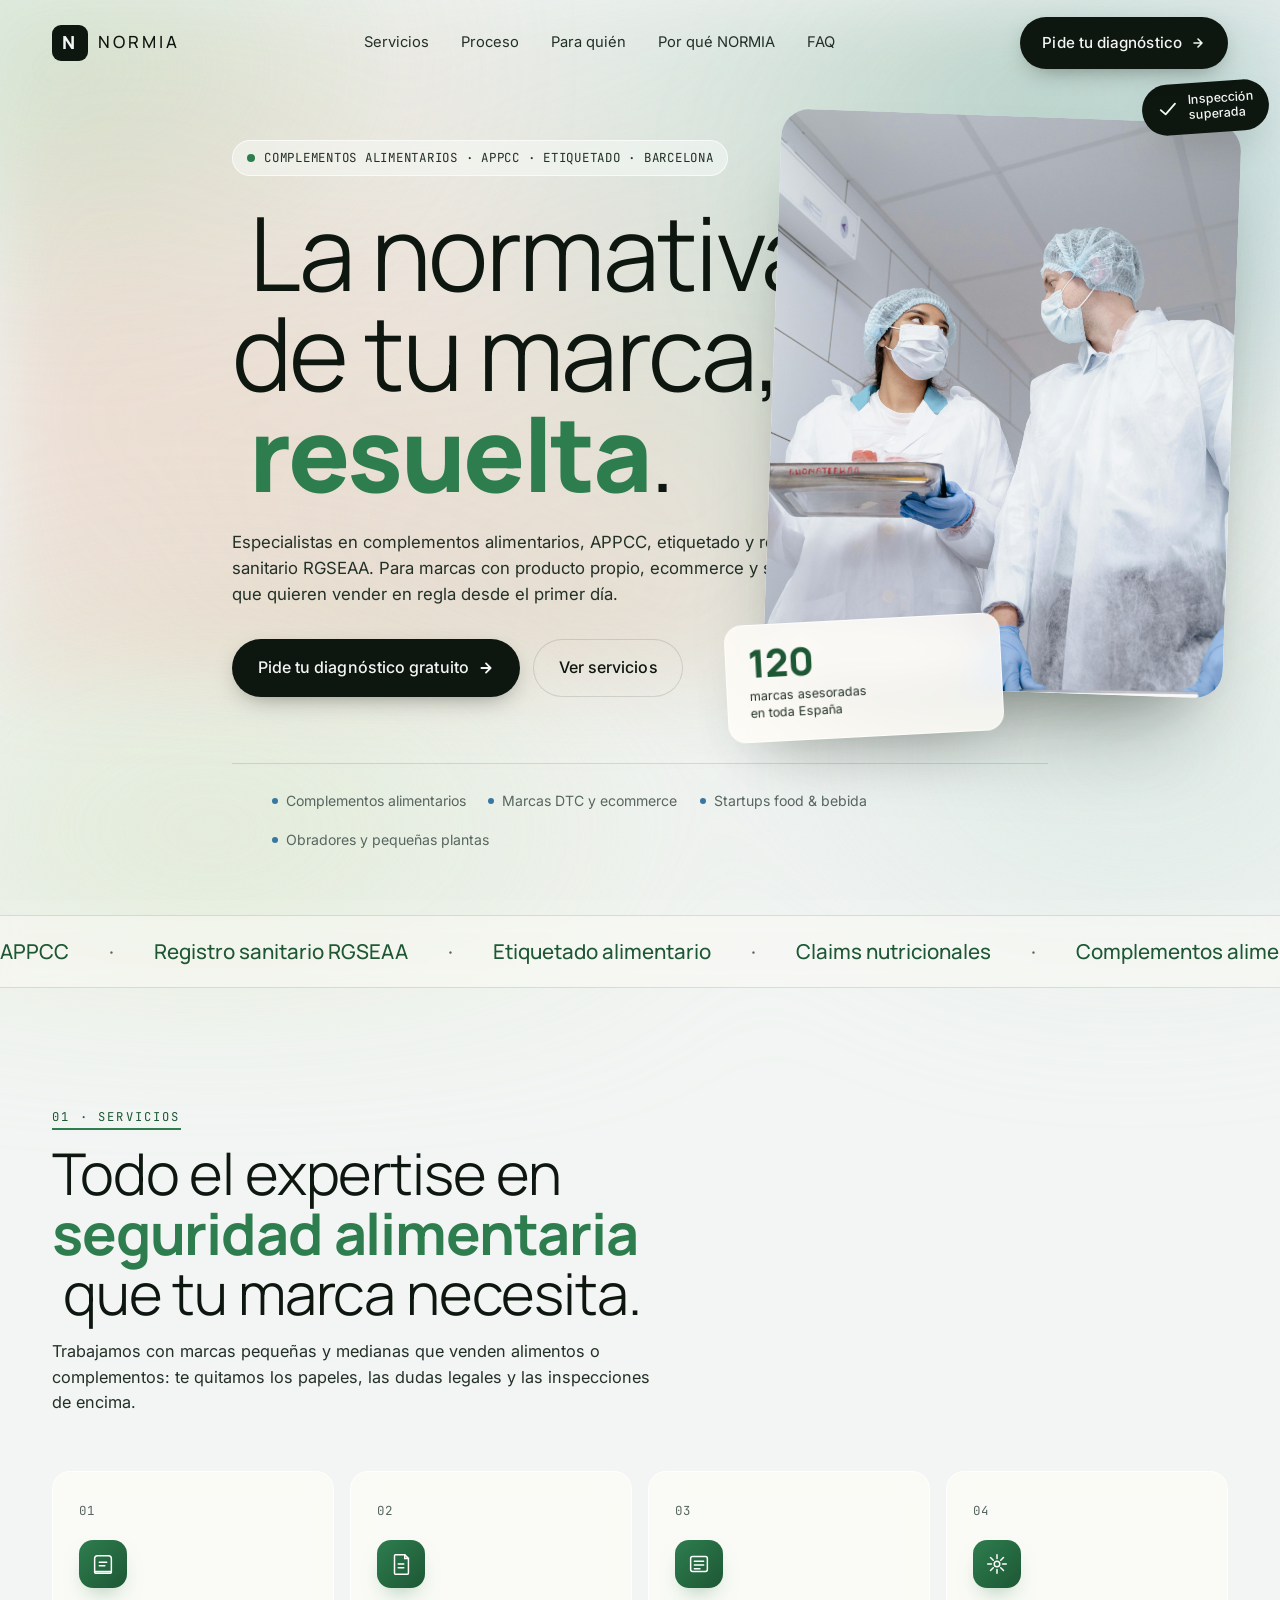
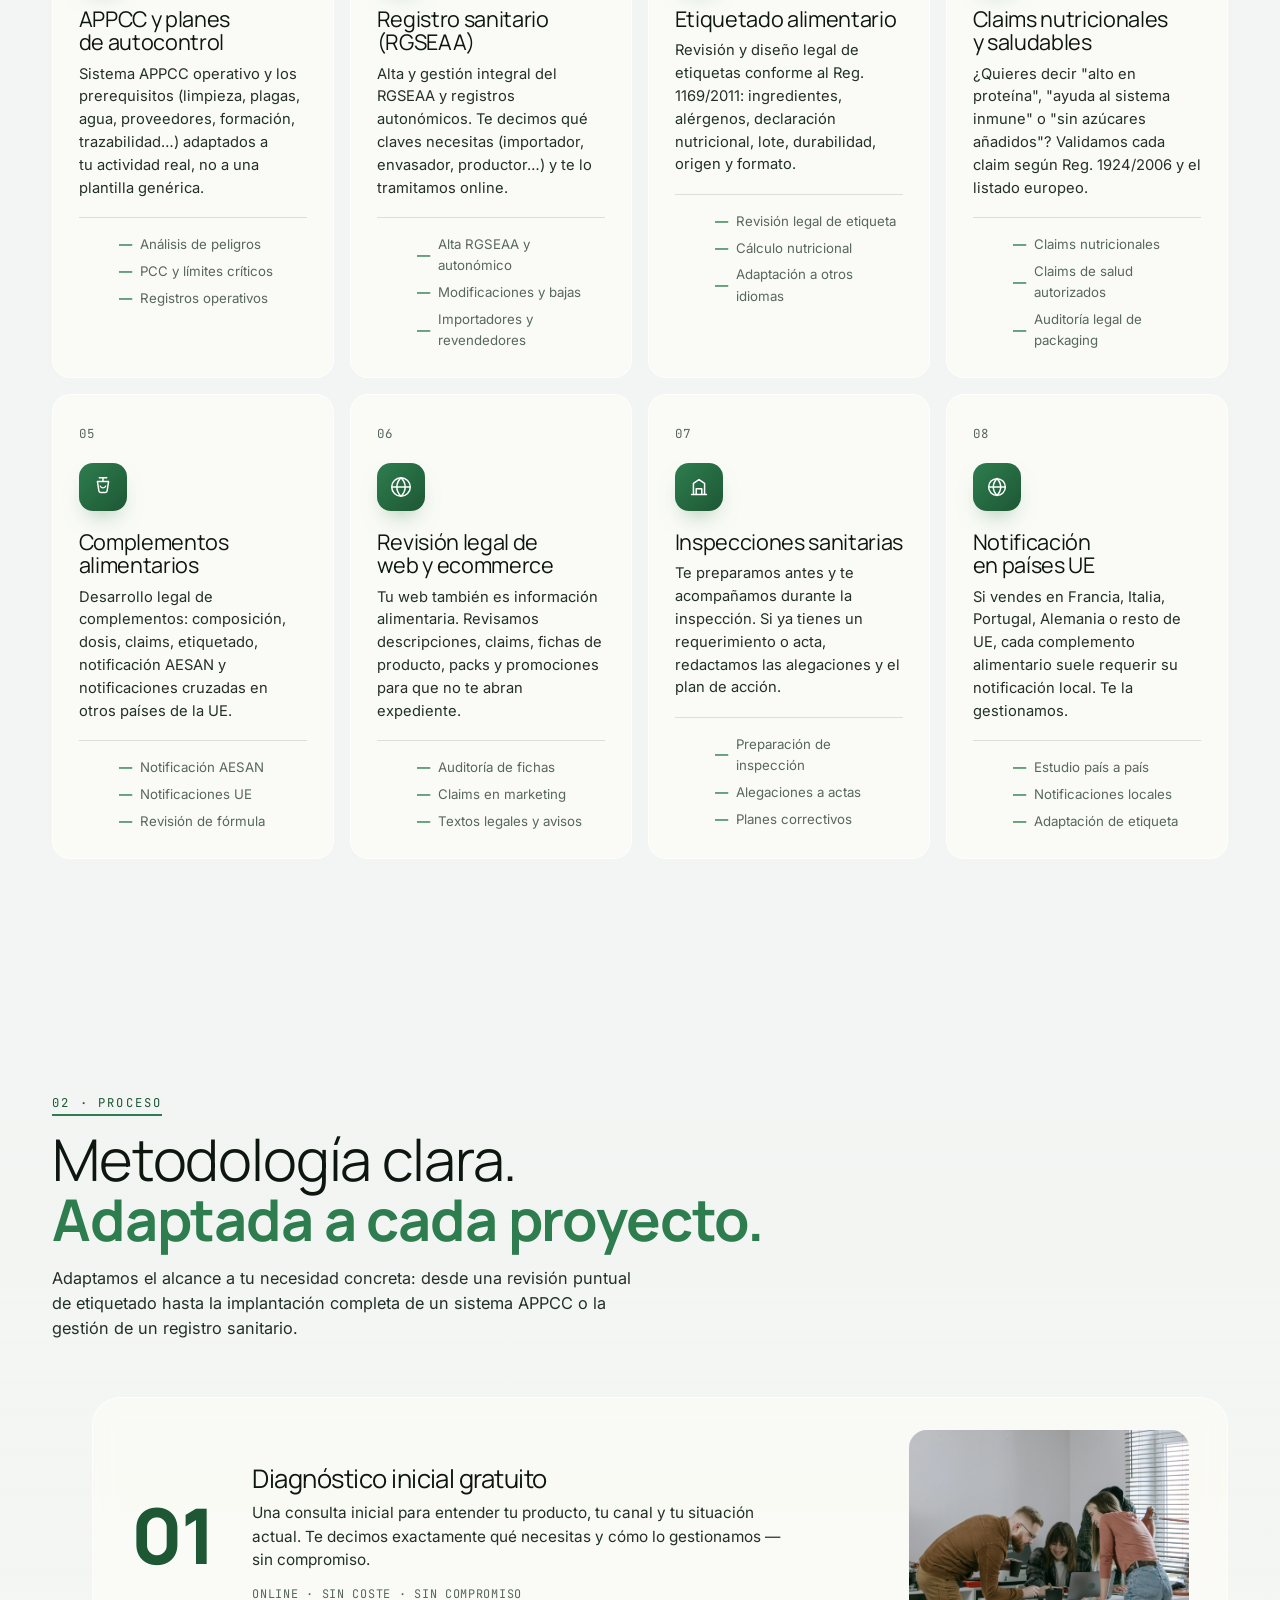
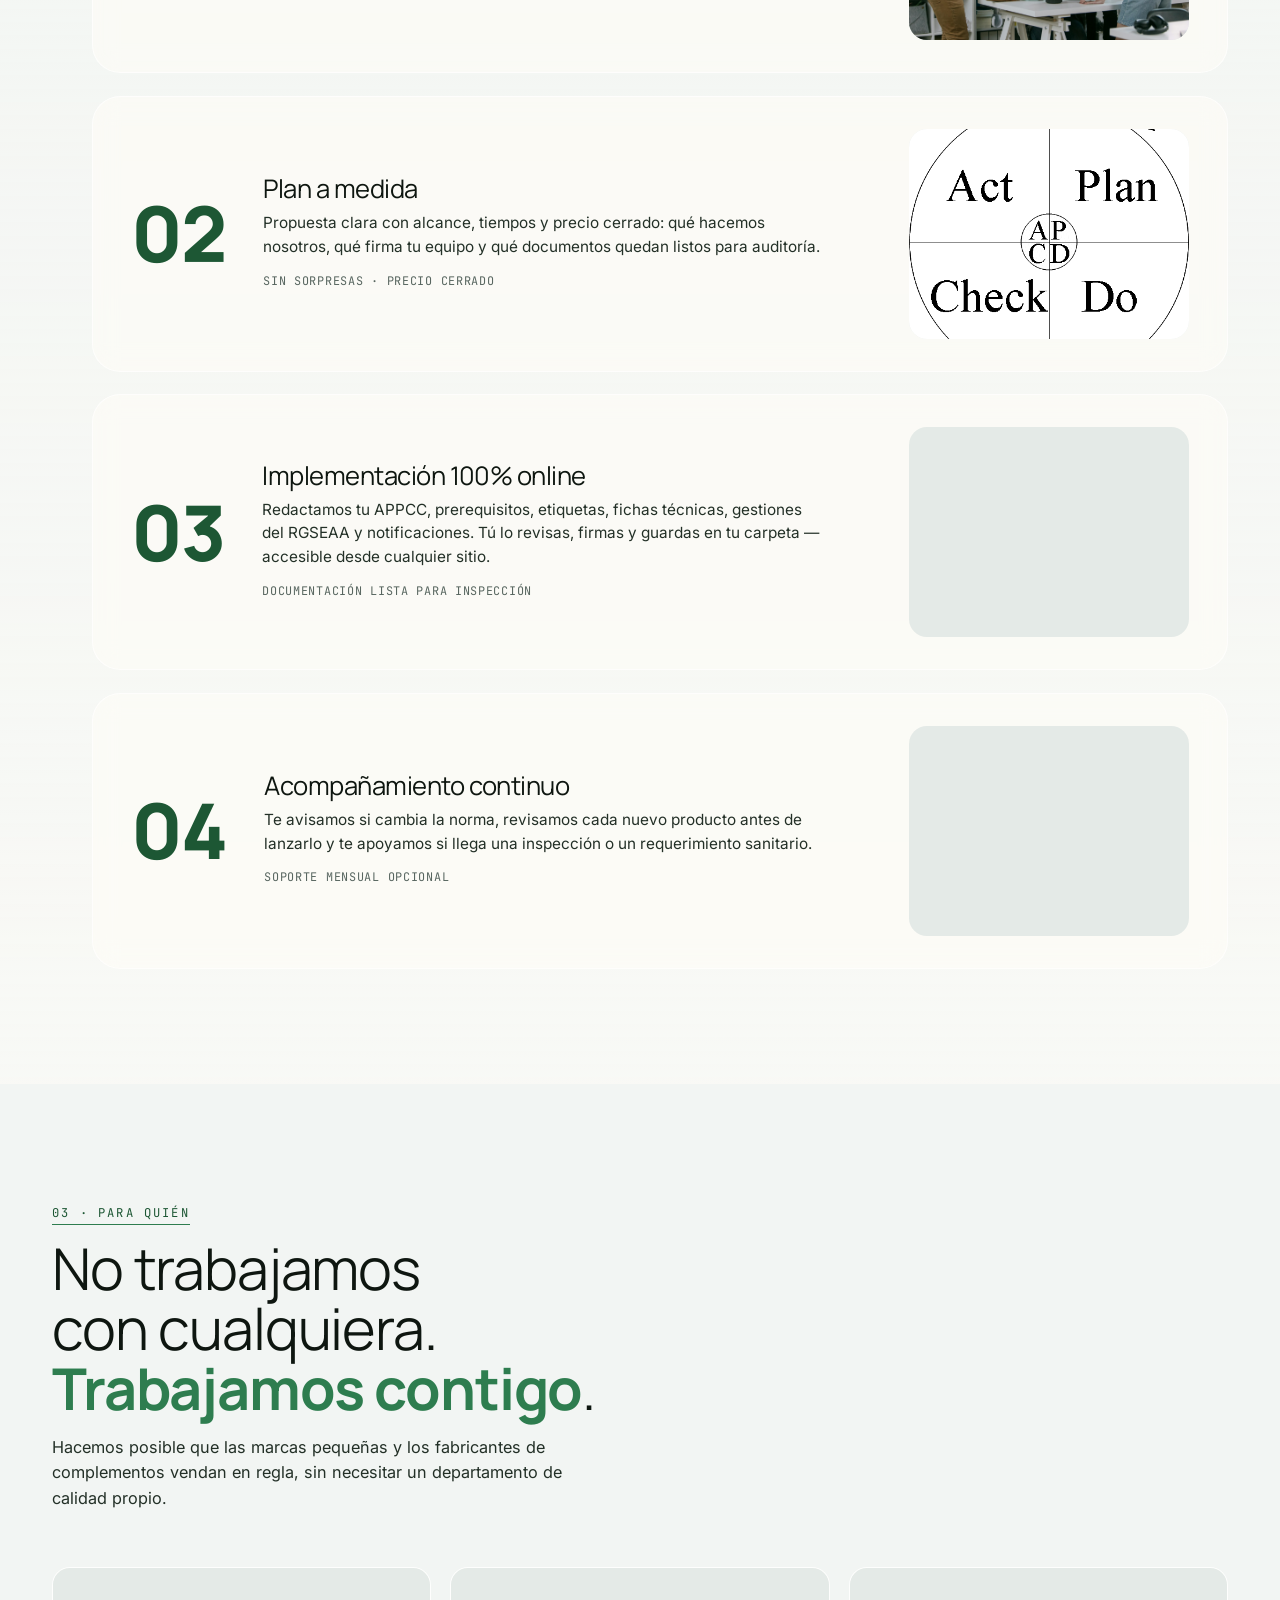
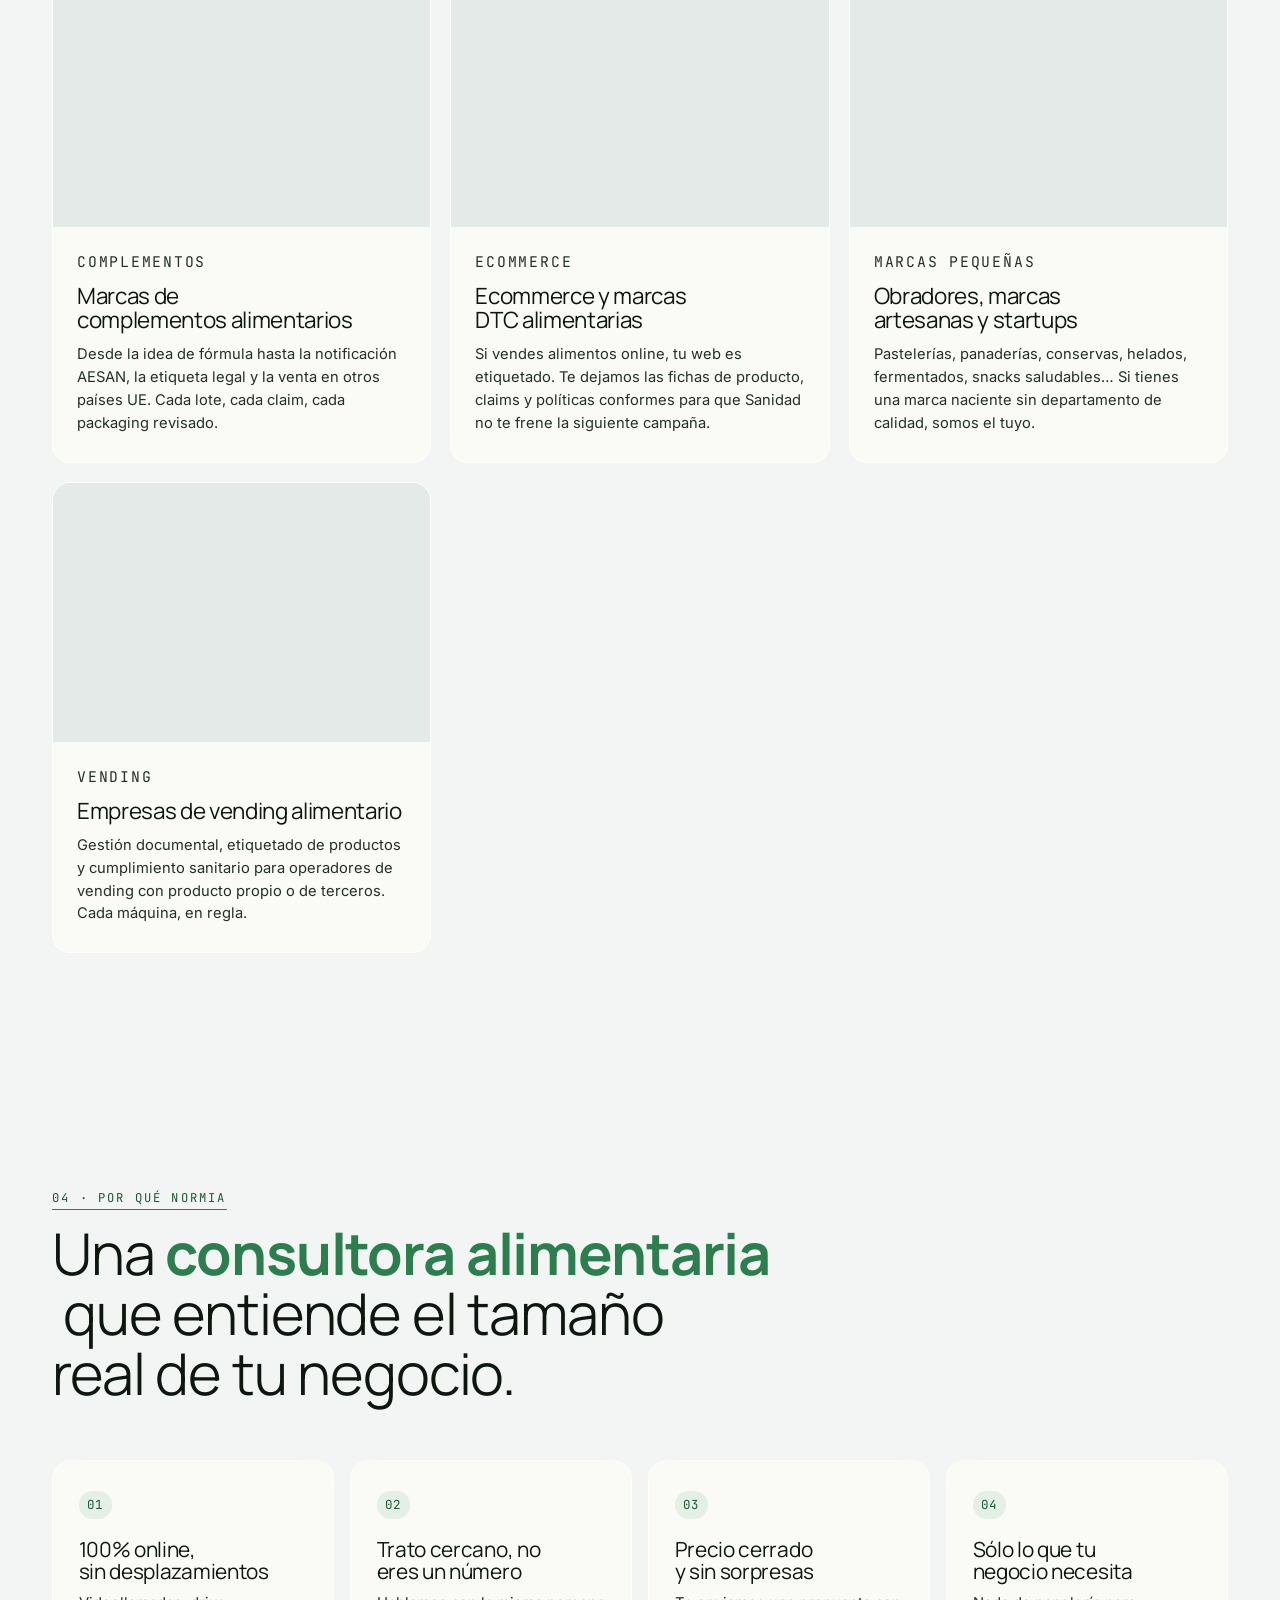
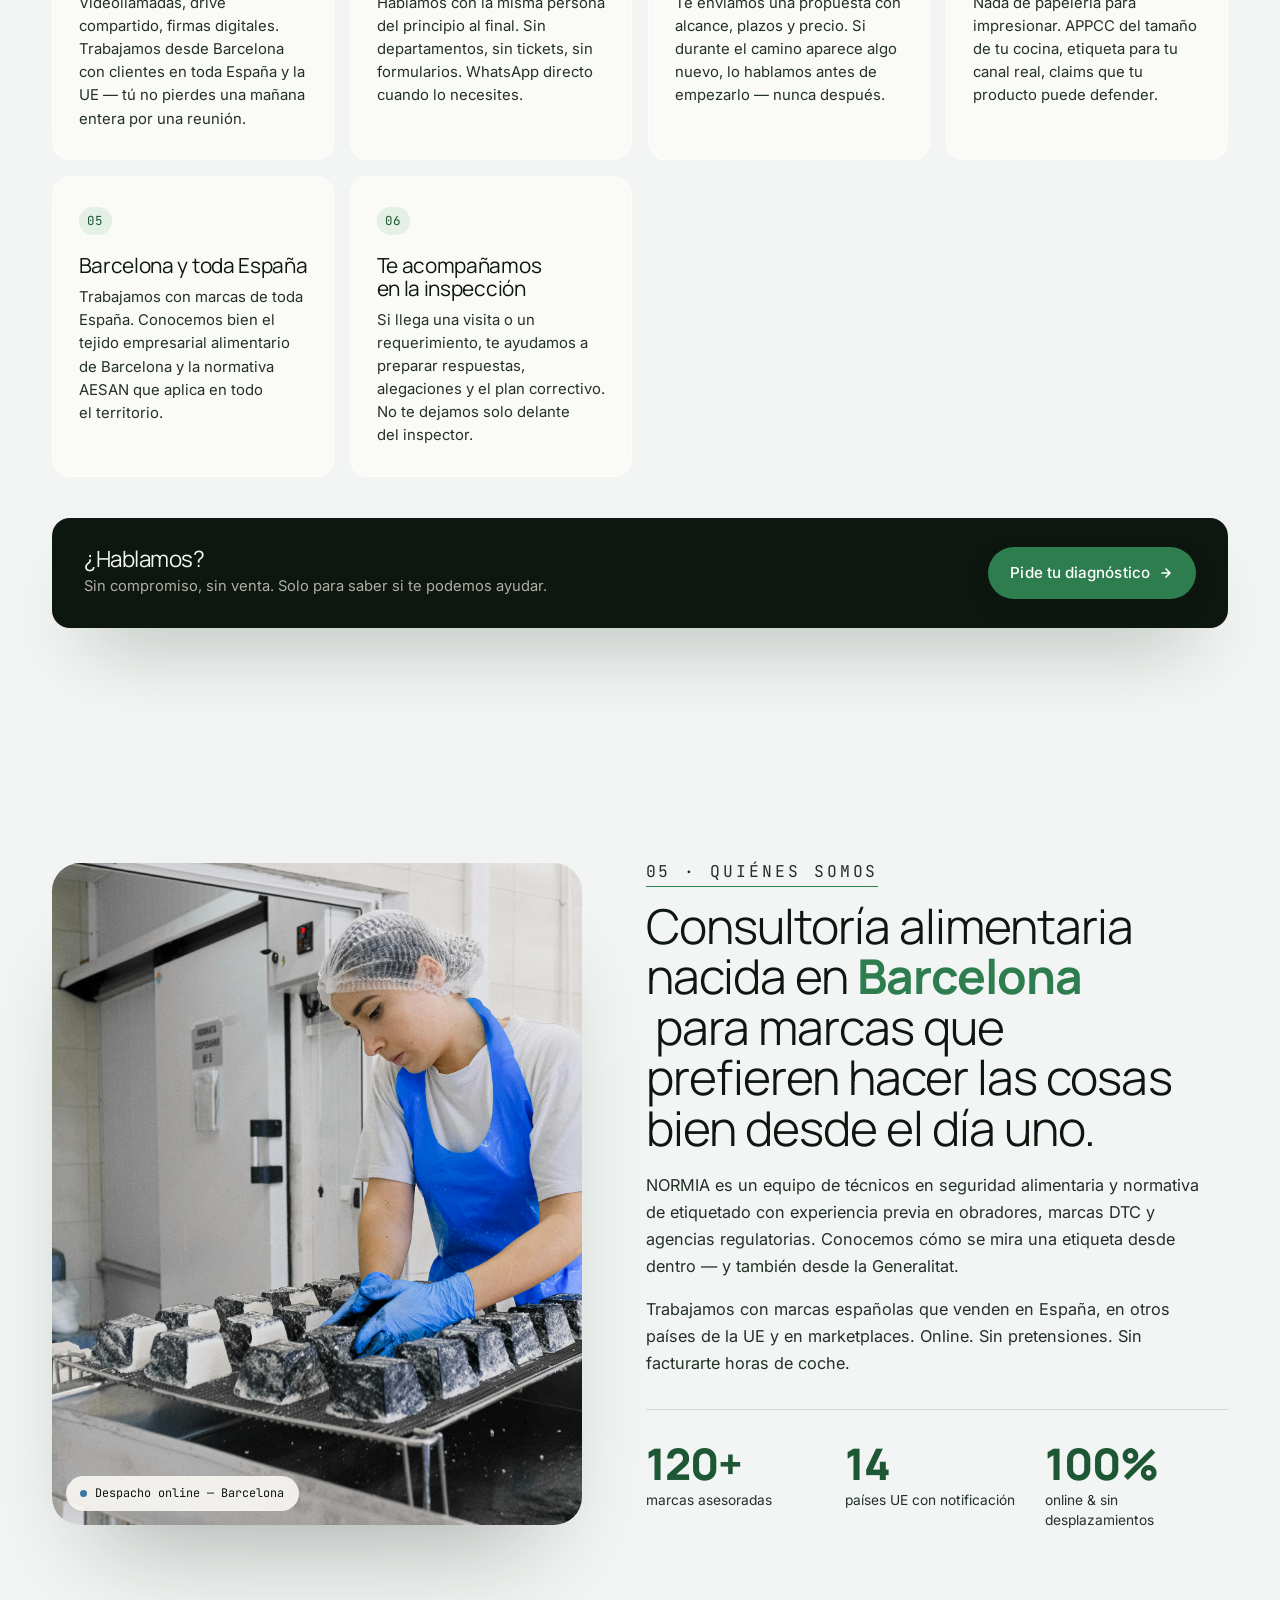
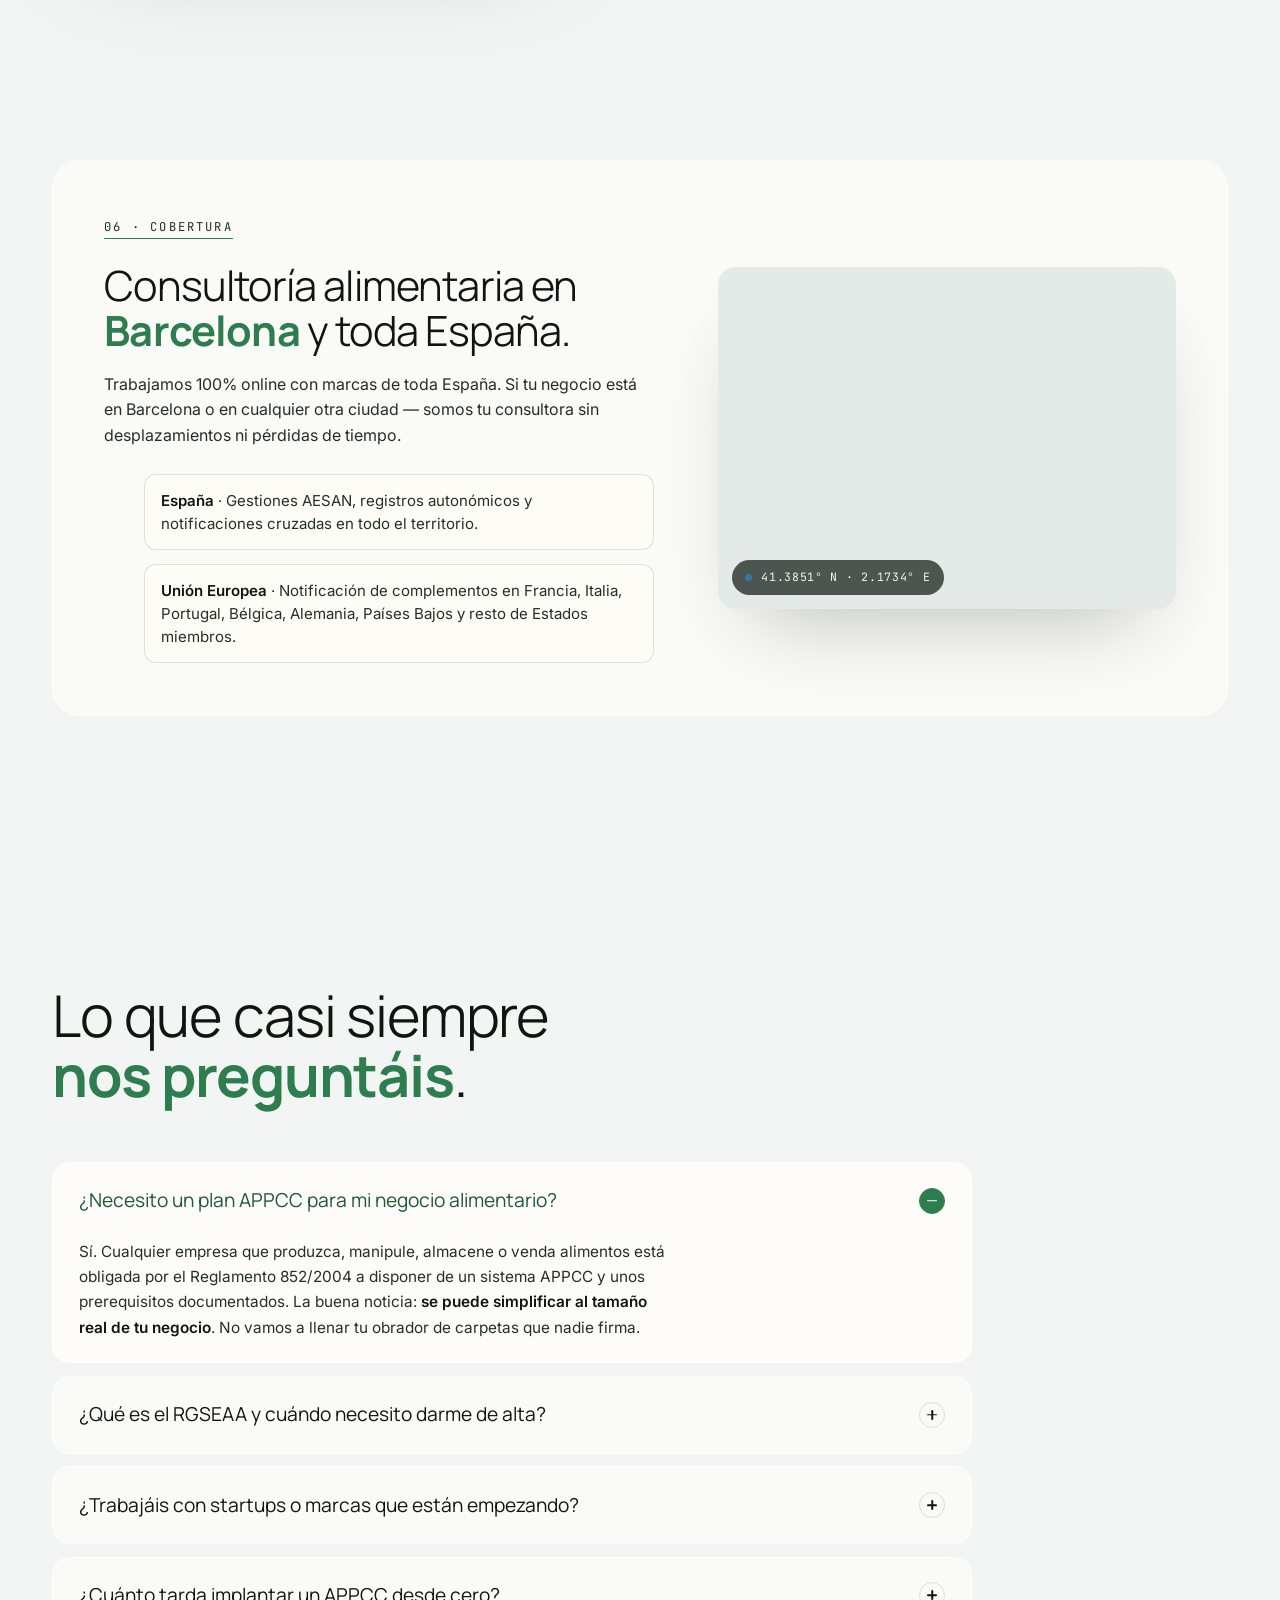
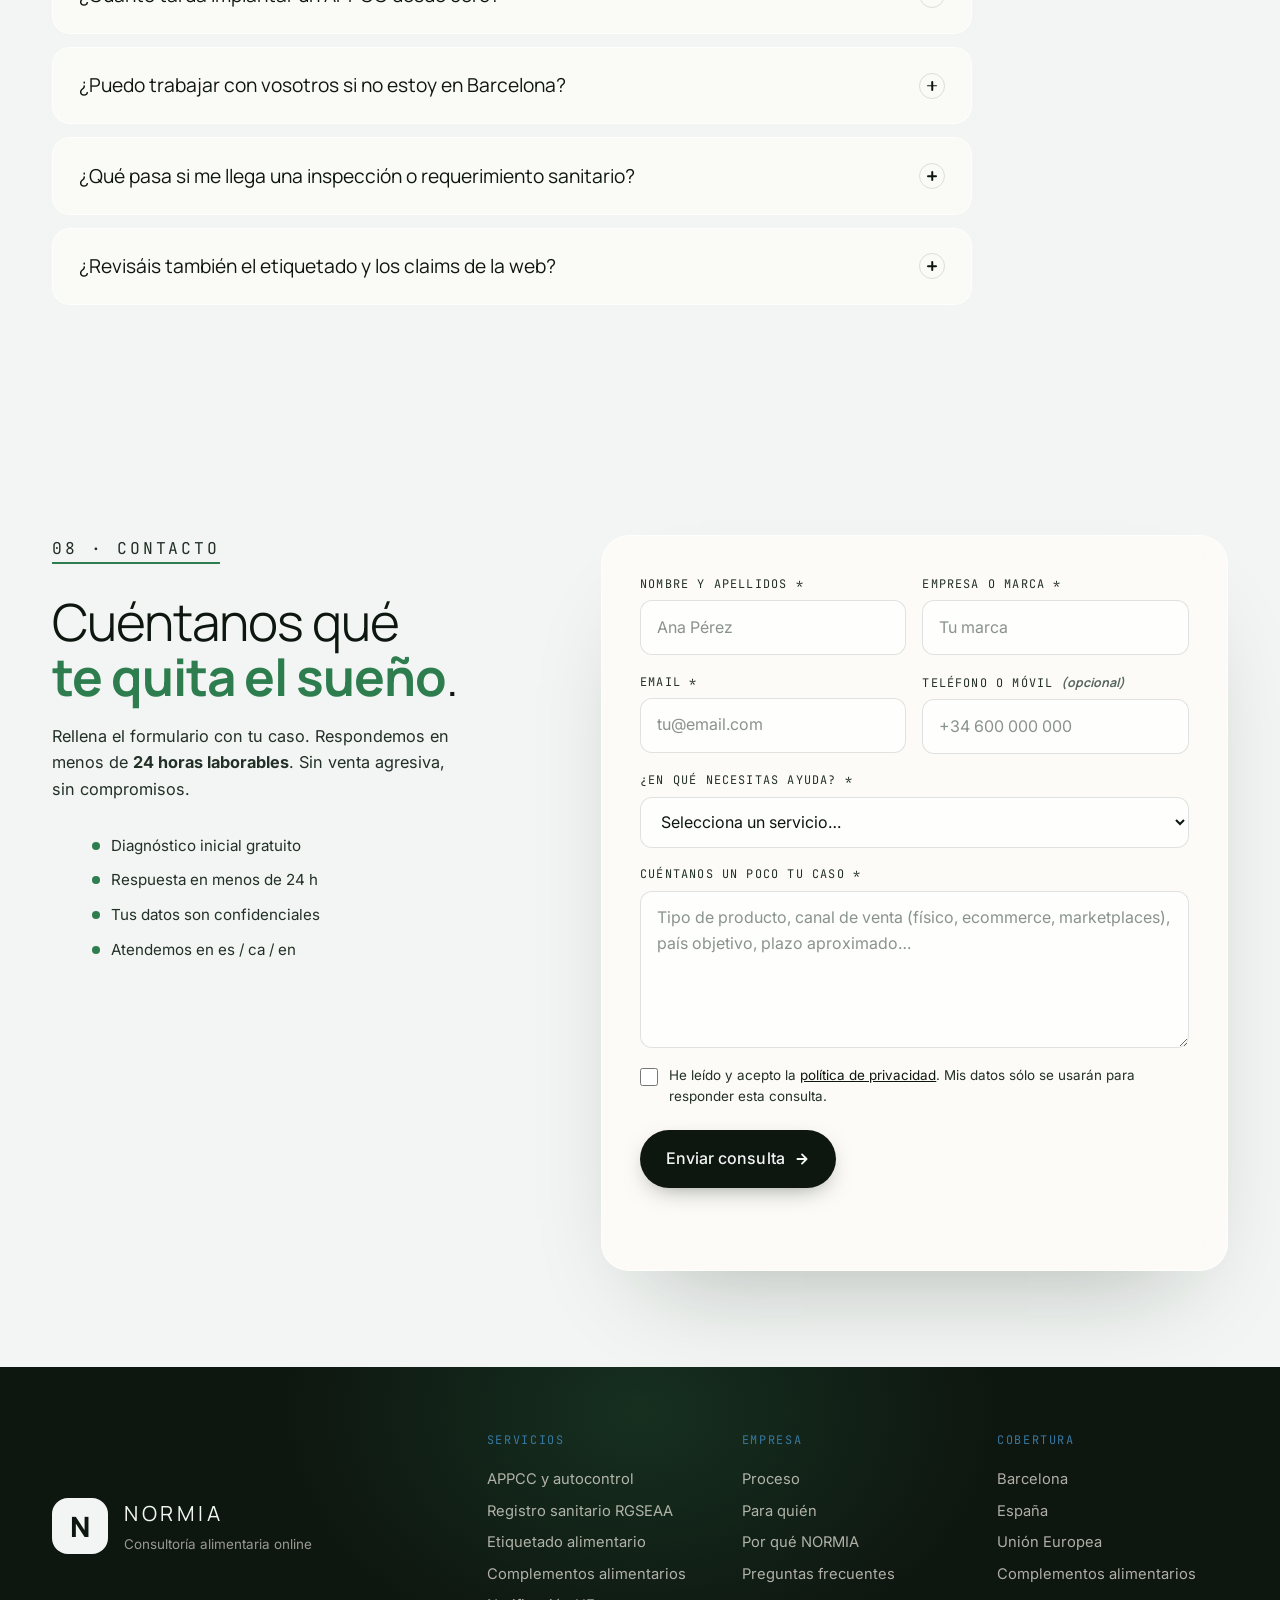
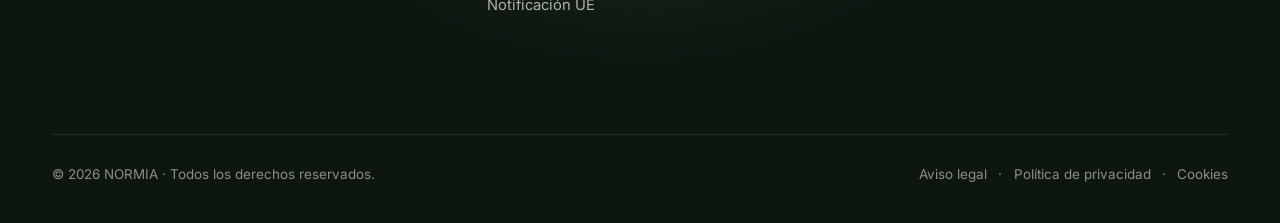
<file: index.html>
<!doctype html>
<html lang="es-ES">
<head>
  <meta charset="utf-8" />
  <meta name="viewport" content="width=device-width, initial-scale=1, viewport-fit=cover" />
  <meta name="theme-color" content="#f4efe6" />

  <!-- SEO base -->
  <title>NORMIA · Consultoría alimentaria online | APPCC, Etiquetado, Complementos y RGSEAA</title>
  <meta name="description" content="Consultoría alimentaria online especializada en complementos alimentarios, APPCC, etiquetado y registro sanitario RGSEAA. Para marcas con producto propio, ecommerce y startups. 100% online · Barcelona." />
  <meta name="keywords" content="consultoría alimentaria, asesoría alimentaria, APPCC online, planes de autocontrol, registro sanitario RGSEAA, etiquetado alimentario, complementos alimentarios, claims nutricionales, asesoría alimentaria Barcelona, consultor alimentario España, inspecciones sanitarias, seguridad alimentaria, prerequisitos higiene, notificación UE complementos" />
  <meta name="author" content="NORMIA Consultoría Alimentaria" />
  <meta name="robots" content="index, follow, max-snippet:-1, max-image-preview:large, max-video-preview:-1" />
  <link rel="canonical" href="https://normiafood.es/" />

  <!-- Geo / local SEO -->
  <meta name="geo.region" content="ES-CT" />
  <meta name="geo.placename" content="Barcelona" />
  <meta name="geo.position" content="41.3851;2.1734" />
  <meta name="ICBM" content="41.3851, 2.1734" />

  <!-- Open Graph -->
  <meta property="og:type" content="website" />
  <meta property="og:locale" content="es_ES" />
  <meta property="og:title" content="NORMIA · Consultoría alimentaria online | APPCC, Etiquetado y Complementos" />
  <meta property="og:description" content="Especialistas en complementos alimentarios, APPCC, etiquetado y registro sanitario RGSEAA. Para marcas, ecommerce y startups. 100% online desde Barcelona." />
  <meta property="og:url" content="https://normiafood.es/" />
  <meta property="og:site_name" content="NORMIA" />
  <meta property="og:image" content="https://normiafood.es/assets/img/hero-laboratory.jpg" />
  <meta property="og:image:width" content="1200" />
  <meta property="og:image:height" content="630" />
  <meta property="og:image:alt" content="NORMIA - Consultoría alimentaria online especializada en APPCC y complementos" />

  <!-- Twitter / X -->
  <meta name="twitter:card" content="summary_large_image" />
  <meta name="twitter:title" content="NORMIA · Consultoría alimentaria online | APPCC, Etiquetado y Complementos" />
  <meta name="twitter:description" content="Especialistas en complementos alimentarios, APPCC, etiquetado y RGSEAA. 100% online desde Barcelona." />
  <meta name="twitter:image" content="https://normiafood.es/assets/img/hero-laboratory.jpg" />

  <!-- Favicon (inline svg) -->
  <link rel="icon" href="data:image/svg+xml,%3Csvg xmlns='http://www.w3.org/2000/svg' viewBox='0 0 64 64'%3E%3Crect width='64' height='64' rx='14' fill='%232e7d4f'/%3E%3Ctext x='50%25' y='56%25' font-family='Georgia,serif' font-size='38' font-style='italic' fill='%23f4efe6' text-anchor='middle' dominant-baseline='middle'%3EN%3C/text%3E%3C/svg%3E" />

  <!-- Preconnect to fonts -->
  <link rel="preconnect" href="https://fonts.googleapis.com" />
  <link rel="preconnect" href="https://fonts.gstatic.com" crossorigin />
  <link rel="stylesheet" href="https://fonts.googleapis.com/css2?family=Manrope:wght@300;400;500;600;700;800&family=Inter:wght@300;400;500;600;700&family=JetBrains+Mono:wght@400;500&display=swap" />

  <!-- Preload hero image -->
  <link rel="preload" as="image" href="assets/img/hero-laboratory.jpg" fetchpriority="high" />

  <!-- Stylesheet -->
  <link rel="stylesheet" href="styles.css?v=20260516" />

  <!-- Structured data: WebSite -->
  <script type="application/ld+json">
  {
    "@context": "https://schema.org",
    "@type": "WebSite",
    "name": "NORMIA",
    "url": "https://normiafood.es/",
    "description": "Consultoría alimentaria online especializada en complementos alimentarios, APPCC, etiquetado y RGSEAA",
    "inLanguage": "es-ES",
    "potentialAction": {
      "@type": "SearchAction",
      "target": "https://normiafood.es/?q={search_term_string}",
      "query-input": "required name=search_term_string"
    }
  }
  </script>

  <!-- Structured data: ProfessionalService -->
  <script type="application/ld+json">
  {
    "@context": "https://schema.org",
    "@type": ["ProfessionalService", "LocalBusiness"],
    "name": "NORMIA",
    "alternateName": "NORMIA Consultoría Alimentaria",
    "description": "Consultoría alimentaria online especializada en complementos alimentarios, APPCC, planes de autocontrol, registro sanitario RGSEAA, etiquetado y seguridad alimentaria para marcas, ecommerce y startups.",
    "url": "https://normiafood.es/",
    "logo": "https://normiafood.es/assets/img/hero-laboratory.jpg",
    "image": "https://normiafood.es/assets/img/hero-laboratory.jpg",
    "telephone": "",
    "email": "contacto@normiafood.es",
    "areaServed": [
      { "@type": "City", "name": "Barcelona" },
      { "@type": "AdministrativeArea", "name": "España" },
      { "@type": "AdministrativeArea", "name": "Unión Europea" }
    ],
    "hasOfferCatalog": {
      "@type": "OfferCatalog",
      "name": "Servicios de consultoría alimentaria",
      "itemListElement": [
        { "@type": "Offer", "itemOffered": { "@type": "Service", "name": "APPCC y planes de autocontrol", "description": "Sistema APPCC operativo y prerequisitos adaptados a tu actividad real." } },
        { "@type": "Offer", "itemOffered": { "@type": "Service", "name": "Registro sanitario RGSEAA", "description": "Alta en el Registro General Sanitario de Empresas Alimentarias y Alimentos." } },
        { "@type": "Offer", "itemOffered": { "@type": "Service", "name": "Etiquetado alimentario", "description": "Diseño y revisión de etiquetas según el Reglamento 1169/2011 y normativa vigente." } },
        { "@type": "Offer", "itemOffered": { "@type": "Service", "name": "Complementos alimentarios", "description": "Registro, notificación y etiquetado de complementos alimentarios en España y UE." } },
        { "@type": "Offer", "itemOffered": { "@type": "Service", "name": "Claims nutricionales y saludables", "description": "Verificación y redacción de claims según Reglamento 1924/2006." } },
        { "@type": "Offer", "itemOffered": { "@type": "Service", "name": "Inspecciones sanitarias", "description": "Preparación y acompañamiento en inspecciones de la autoridad sanitaria." } },
        { "@type": "Offer", "itemOffered": { "@type": "Service", "name": "Notificación UE", "description": "Notificación de complementos alimentarios en países de la Unión Europea." } },
        { "@type": "Offer", "itemOffered": { "@type": "Service", "name": "Revisión legal de web", "description": "Auditoría legal del sitio web: claims, textos legales y cumplimiento normativo." } }
      ]
    },
    "address": {
      "@type": "PostalAddress",
      "addressLocality": "Barcelona",
      "addressRegion": "Cataluña",
      "addressCountry": "ES"
    },
    "geo": {
      "@type": "GeoCoordinates",
      "latitude": 41.3851,
      "longitude": 2.1734
    },
    "priceRange": "€€",
    "openingHours": "Mo-Fr 09:00-18:00",
    "availableLanguage": ["es", "ca", "en"],
    "sameAs": [
      "https://www.instagram.com/normia_consultoria/"
    ]
  }
  </script>

  <!-- Structured data: FAQPage -->
  <script type="application/ld+json">
  {
    "@context": "https://schema.org",
    "@type": "FAQPage",
    "mainEntity": [
      {
        "@type": "Question",
        "name": "¿Necesito un plan APPCC para mi negocio alimentario?",
        "acceptedAnswer": {
          "@type": "Answer",
          "text": "Sí. Cualquier empresa que produzca, manipule, almacene o venda alimentos está obligada por ley (Reglamento CE 852/2004) a tener un sistema APPCC y unos prerequisitos documentados. En NORMIA lo adaptamos al tamaño real de tu negocio, sin documentación innecesaria."
        }
      },
      {
        "@type": "Question",
        "name": "¿Qué es el RGSEAA y necesito darme de alta?",
        "acceptedAnswer": {
          "@type": "Answer",
          "text": "El RGSEAA (Registro General Sanitario de Empresas Alimentarias y Alimentos) es obligatorio para toda empresa que fabrique, importe, envase o comercialice alimentos a nivel nacional. Te gestionamos el alta íntegramente online, sin que tengas que desplazarte."
        }
      },
      {
        "@type": "Question",
        "name": "¿Cómo registro un complemento alimentario en España?",
        "acceptedAnswer": {
          "@type": "Answer",
          "text": "Los complementos alimentarios en España deben notificarse a la AESAN antes de su comercialización, cumplir el RD 1487/2009, tener un etiquetado conforme al Reglamento 1169/2011 y, si incluyen claims, estar amparados por el Reglamento 1924/2006. En NORMIA gestionamos todo el proceso: formulación, etiquetado, notificación y registro."
        }
      },
      {
        "@type": "Question",
        "name": "¿Cuánto tiempo tarda el registro sanitario de un complemento alimentario?",
        "acceptedAnswer": {
          "@type": "Answer",
          "text": "La notificación de un complemento alimentario ante la AESAN tarda entre 1 y 3 meses desde que se presenta la documentación completa, dependiendo de la carga de trabajo de la administración. Nosotros preparamos y presentamos toda la documentación para agilizar el proceso."
        }
      },
      {
        "@type": "Question",
        "name": "¿Trabajáis con startups y marcas pequeñas?",
        "acceptedAnswer": {
          "@type": "Answer",
          "text": "Es nuestro foco principal. Nos especializamos en marcas nuevas, ecommerce alimentario, complementos alimentarios y pequeñas empresas sin departamento de calidad interno. Ofrecemos un servicio ágil, claro y sin burocracia innecesaria."
        }
      },
      {
        "@type": "Question",
        "name": "¿Puedo trabajar con vosotros si no estoy en Barcelona?",
        "acceptedAnswer": {
          "@type": "Answer",
          "text": "Sí. Aunque tenemos base en Barcelona, somos 100% online y trabajamos con clientes de toda España y con marcas españolas que quieren vender en otros países de la UE. Todo el proceso es digital: reuniones, documentación y entregables."
        }
      },
      {
        "@type": "Question",
        "name": "¿Qué normativa regula el etiquetado alimentario en España?",
        "acceptedAnswer": {
          "@type": "Answer",
          "text": "El etiquetado alimentario en España está regulado principalmente por el Reglamento UE 1169/2011 sobre información alimentaria al consumidor, junto con normativa específica por categoría de producto (complementos: RD 1487/2009, alimentos con claims: Reg. 1924/2006). En NORMIA revisamos y diseñamos tu etiqueta para que cumpla todos los requisitos legales."
        }
      },
      {
        "@type": "Question",
        "name": "¿Ofrecéis servicio de acompañamiento en inspecciones sanitarias?",
        "acceptedAnswer": {
          "@type": "Answer",
          "text": "Sí. Preparamos toda la documentación necesaria para la inspección y te asesoramos antes y durante el proceso. Trabajamos con empresas de alimentación, producción de complementos, obradores y distribuidores."
        }
      }
    ]
  }
  </script>
</head>

<body>
  <a href="#main" class="skip-link">Saltar al contenido</a>

  <!-- ============ SPLASH ============ -->
  <div class="splash" data-splash aria-hidden="true">
    <div class="splash-mark">
      <span class="splash-glyph">N</span>
      <span class="splash-name">NORMIA</span>
    </div>
  </div>

  <!-- ============ MESH BACKGROUND ============ -->
  <div class="bg-mesh" aria-hidden="true"></div>
  <div class="bg-grain" aria-hidden="true"></div>

  <!-- ============ NAV ============ -->
  <header class="nav" data-nav>
    <div class="container nav-inner">
      <a href="#top" class="nav-brand" aria-label="NORMIA — inicio">
        <span class="nav-glyph">N</span>
        <span class="nav-word">NORMIA</span>
      </a>
      <nav class="nav-links" aria-label="Principal">
        <a href="#servicios">Servicios</a>
        <a href="#proceso">Proceso</a>
        <a href="#sectores">Para quién</a>
        <a href="#por-que">Por qué NORMIA</a>
        <a href="#faq">FAQ</a>
      </nav>
      <a href="#contacto" class="btn btn-primary nav-cta">
        <span>Pide tu diagnóstico</span>
        <svg width="14" height="14" viewBox="0 0 14 14" fill="none" aria-hidden="true"><path d="M3 7h8M7 3l4 4-4 4" stroke="currentColor" stroke-width="1.6" stroke-linecap="round" stroke-linejoin="round"/></svg>
      </a>
      <button class="nav-toggle" aria-label="Abrir menú" aria-expanded="false" data-nav-toggle>
        <span></span><span></span><span></span>
      </button>
    </div>
  </header>

  <main id="main">
    <a id="top"></a>

    <!-- ============ HERO ============ -->
    <section class="hero" id="hero">
      <div class="hero-mesh" aria-hidden="true"></div>
      <div class="container hero-inner">
        <div class="hero-meta reveal">
          <span class="hero-dot" aria-hidden="true"></span>
          <span>Complementos alimentarios · APPCC · Etiquetado · Barcelona</span>
        </div>

        <h1 class="hero-title reveal" data-split="words">
          La normativa de tu marca,<br/>
          <em>resuelta</em>.
        </h1>

        <p class="hero-sub reveal">
          Especialistas en complementos alimentarios, APPCC, etiquetado y
          registro sanitario RGSEAA. Para marcas con producto propio,
          ecommerce y startups que quieren vender en regla desde el primer día.
        </p>

        <div class="hero-actions reveal">
          <a href="#contacto" class="btn btn-primary btn-lg">
            <span>Pide tu diagnóstico gratuito</span>
            <svg width="16" height="16" viewBox="0 0 14 14" fill="none" aria-hidden="true"><path d="M3 7h8M7 3l4 4-4 4" stroke="currentColor" stroke-width="1.6" stroke-linecap="round" stroke-linejoin="round"/></svg>
          </a>
          <a href="#servicios" class="btn btn-ghost btn-lg">Ver servicios</a>
        </div>

        <ul class="hero-trust reveal" aria-label="Sectores con los que trabajamos">
          <li><span class="hero-trust-dot"></span>Complementos alimentarios</li>
          <li><span class="hero-trust-dot"></span>Marcas DTC y ecommerce</li>
          <li><span class="hero-trust-dot"></span>Startups food &amp; bebida</li>
          <li><span class="hero-trust-dot"></span>Obradores y pequeñas plantas</li>
        </ul>
      </div>

      <figure class="hero-figure reveal" aria-hidden="true">
        <div class="hero-card-glass">
          <img src="assets/img/hero-laboratory.jpg" alt="" loading="eager" fetchpriority="high" />
          <div class="hero-card-tag">
            <span class="hero-card-tag-dot"></span>
            Laboratorio &amp; sanidad
          </div>
        </div>
        <div class="hero-card-stat" data-tilt>
          <div class="hero-card-stat-num" data-count-to="120">120</div>
          <div class="hero-card-stat-label">marcas asesoradas<br/>en toda España</div>
        </div>
        <div class="hero-card-mini" data-tilt>
          <svg width="22" height="22" viewBox="0 0 24 24" fill="none" aria-hidden="true"><path d="M4 12l5 5 11-11" stroke="currentColor" stroke-width="2" stroke-linecap="round" stroke-linejoin="round"/></svg>
          <span>Inspección<br/>superada</span>
        </div>
      </figure>
    </section>

    <!-- ============ LOGOS / TICKER ============ -->
    <section class="ticker" aria-label="Áreas de servicio">
      <div class="ticker-track">
        <div class="ticker-row">
          <span>APPCC</span><span>·</span>
          <span>Registro sanitario RGSEAA</span><span>·</span>
          <span>Etiquetado alimentario</span><span>·</span>
          <span>Claims nutricionales</span><span>·</span>
          <span>Complementos alimentarios</span><span>·</span>
          <span>Notificación UE</span><span>·</span>
          <span>Inspecciones sanitarias</span><span>·</span>
          <span>Revisión legal de web</span><span>·</span>
          <span>Planes de autocontrol</span><span>·</span>
          <span>Gestión documental</span><span>·</span>
        </div>
        <div class="ticker-row" aria-hidden="true">
          <span>APPCC</span><span>·</span>
          <span>Registro sanitario RGSEAA</span><span>·</span>
          <span>Etiquetado alimentario</span><span>·</span>
          <span>Claims nutricionales</span><span>·</span>
          <span>Complementos alimentarios</span><span>·</span>
          <span>Notificación UE</span><span>·</span>
          <span>Inspecciones sanitarias</span><span>·</span>
          <span>Revisión legal de web</span><span>·</span>
          <span>Planes de autocontrol</span><span>·</span>
          <span>Gestión documental</span><span>·</span>
        </div>
      </div>
    </section>

    <!-- ============ SERVICIOS ============ -->
    <section class="services" id="servicios">
      <div class="container">
        <header class="section-head">
          <p class="kicker reveal">01 · Servicios</p>
          <h2 class="reveal" data-split="words">Todo el expertise en <em>seguridad alimentaria</em> que tu marca necesita.</h2>
          <p class="section-lede reveal">
            Trabajamos con marcas pequeñas y medianas que venden alimentos o complementos:
            te quitamos los papeles, las dudas legales y las inspecciones de encima.
          </p>
        </header>

        <div class="services-grid">
          <article class="service-card reveal" data-tilt>
            <div class="service-card-num">01</div>
            <div class="service-card-icon" aria-hidden="true">
              <svg viewBox="0 0 28 28" fill="none"><path d="M5 22V8a3 3 0 013-3h12a3 3 0 013 3v14M5 22h18M5 22v1a1 1 0 001 1h16a1 1 0 001-1v-1M10 12h8M10 16h6" stroke="currentColor" stroke-width="1.6" stroke-linecap="round"/></svg>
            </div>
            <h3>APPCC y planes de autocontrol</h3>
            <p>
              Sistema APPCC operativo y los prerequisitos (limpieza, plagas, agua,
              proveedores, formación, trazabilidad…) adaptados a tu actividad real,
              no a una plantilla genérica.
            </p>
            <ul class="service-card-list">
              <li>Análisis de peligros</li>
              <li>PCC y límites críticos</li>
              <li>Registros operativos</li>
            </ul>
          </article>

          <article class="service-card reveal" data-tilt>
            <div class="service-card-num">02</div>
            <div class="service-card-icon" aria-hidden="true">
              <svg viewBox="0 0 28 28" fill="none"><path d="M8 4h10l4 4v16a1 1 0 01-1 1H8a1 1 0 01-1-1V5a1 1 0 011-1z" stroke="currentColor" stroke-width="1.6"/><path d="M18 4v4h4M11 14h6M11 18h6" stroke="currentColor" stroke-width="1.6" stroke-linecap="round"/></svg>
            </div>
            <h3>Registro sanitario (RGSEAA)</h3>
            <p>
              Alta y gestión integral del RGSEAA y registros autonómicos. Te decimos
              qué claves necesitas (importador, envasador, productor…) y te lo
              tramitamos online.
            </p>
            <ul class="service-card-list">
              <li>Alta RGSEAA y autonómico</li>
              <li>Modificaciones y bajas</li>
              <li>Importadores y revendedores</li>
            </ul>
          </article>

          <article class="service-card reveal" data-tilt>
            <div class="service-card-num">03</div>
            <div class="service-card-icon" aria-hidden="true">
              <svg viewBox="0 0 28 28" fill="none"><rect x="5" y="6" width="18" height="16" rx="2" stroke="currentColor" stroke-width="1.6"/><path d="M9 11h10M9 15h10M9 19h6" stroke="currentColor" stroke-width="1.6" stroke-linecap="round"/></svg>
            </div>
            <h3>Etiquetado alimentario</h3>
            <p>
              Revisión y diseño legal de etiquetas conforme al Reg. 1169/2011:
              ingredientes, alérgenos, declaración nutricional, lote, durabilidad,
              origen y formato.
            </p>
            <ul class="service-card-list">
              <li>Revisión legal de etiqueta</li>
              <li>Cálculo nutricional</li>
              <li>Adaptación a otros idiomas</li>
            </ul>
          </article>

          <article class="service-card reveal" data-tilt>
            <div class="service-card-num">04</div>
            <div class="service-card-icon" aria-hidden="true">
              <svg viewBox="0 0 28 28" fill="none"><path d="M14 4v4M14 20v4M4 14h4M20 14h4M7 7l3 3M18 18l3 3M21 7l-3 3M10 18l-3 3" stroke="currentColor" stroke-width="1.6" stroke-linecap="round"/><circle cx="14" cy="14" r="3" stroke="currentColor" stroke-width="1.6"/></svg>
            </div>
            <h3>Claims nutricionales y saludables</h3>
            <p>
              ¿Quieres decir "alto en proteína", "ayuda al sistema inmune" o
              "sin azúcares añadidos"? Validamos cada claim según Reg. 1924/2006
              y el listado europeo.
            </p>
            <ul class="service-card-list">
              <li>Claims nutricionales</li>
              <li>Claims de salud autorizados</li>
              <li>Auditoría legal de packaging</li>
            </ul>
          </article>

          <article class="service-card reveal" data-tilt>
            <div class="service-card-num">05</div>
            <div class="service-card-icon" aria-hidden="true">
              <svg viewBox="0 0 28 28" fill="none"><path d="M10 4h8M14 4v4M8 8h12l-1.5 10a2 2 0 01-2 1.8h-5a2 2 0 01-2-1.8L8 8z" stroke="currentColor" stroke-width="1.6" stroke-linecap="round" stroke-linejoin="round"/><path d="M11 13c.5 1 1.5 2 3 2s2.5-1 3-2" stroke="currentColor" stroke-width="1.4" stroke-linecap="round"/></svg>
            </div>
            <h3>Complementos alimentarios</h3>
            <p>
              Desarrollo legal de complementos: composición, dosis, claims,
              etiquetado, notificación AESAN y notificaciones cruzadas en otros
              países de la UE.
            </p>
            <ul class="service-card-list">
              <li>Notificación AESAN</li>
              <li>Notificaciones UE</li>
              <li>Revisión de fórmula</li>
            </ul>
          </article>

          <article class="service-card reveal" data-tilt>
            <div class="service-card-num">06</div>
            <div class="service-card-icon" aria-hidden="true">
              <svg viewBox="0 0 28 28" fill="none"><circle cx="14" cy="14" r="10" stroke="currentColor" stroke-width="1.6"/><path d="M4 14h20M14 4c3 3 4.5 6.5 4.5 10S17 21 14 24M14 4c-3 3-4.5 6.5-4.5 10S11 21 14 24" stroke="currentColor" stroke-width="1.6"/></svg>
            </div>
            <h3>Revisión legal de web y ecommerce</h3>
            <p>
              Tu web también es información alimentaria. Revisamos descripciones,
              claims, fichas de producto, packs y promociones para que no te abran
              expediente.
            </p>
            <ul class="service-card-list">
              <li>Auditoría de fichas</li>
              <li>Claims en marketing</li>
              <li>Textos legales y avisos</li>
            </ul>
          </article>

          <article class="service-card reveal" data-tilt>
            <div class="service-card-num">07</div>
            <div class="service-card-icon" aria-hidden="true">
              <svg viewBox="0 0 28 28" fill="none"><path d="M6 22h16M8 22V10l6-4 6 4v12M11 22v-6h6v6" stroke="currentColor" stroke-width="1.6" stroke-linecap="round" stroke-linejoin="round"/></svg>
            </div>
            <h3>Inspecciones sanitarias</h3>
            <p>
              Te preparamos antes y te acompañamos durante la inspección. Si ya
              tienes un requerimiento o acta, redactamos las alegaciones y el
              plan de acción.
            </p>
            <ul class="service-card-list">
              <li>Preparación de inspección</li>
              <li>Alegaciones a actas</li>
              <li>Planes correctivos</li>
            </ul>
          </article>

          <article class="service-card reveal" data-tilt>
            <div class="service-card-num">08</div>
            <div class="service-card-icon" aria-hidden="true">
              <svg viewBox="0 0 28 28" fill="none"><circle cx="14" cy="14" r="9" stroke="currentColor" stroke-width="1.6"/><path d="M5 14h18M14 5c2.5 2.5 4 5.5 4 9s-1.5 6.5-4 9c-2.5-2.5-4-5.5-4-9s1.5-6.5 4-9z" stroke="currentColor" stroke-width="1.6"/></svg>
            </div>
            <h3>Notificación en países UE</h3>
            <p>
              Si vendes en Francia, Italia, Portugal, Alemania o resto de UE,
              cada complemento alimentario suele requerir su notificación
              local. Te la gestionamos.
            </p>
            <ul class="service-card-list">
              <li>Estudio país a país</li>
              <li>Notificaciones locales</li>
              <li>Adaptación de etiqueta</li>
            </ul>
          </article>
        </div>
      </div>
    </section>

    <!-- ============ PROCESO ============ -->
    <section class="process" id="proceso">
      <div class="container">
        <header class="section-head">
          <p class="kicker reveal">02 · Proceso</p>
          <h2 class="reveal" data-split="words">Metodología clara. <em>Adaptada a cada proyecto.</em></h2>
          <p class="section-lede reveal">
            Adaptamos el alcance a tu necesidad concreta: desde una revisión
            puntual de etiquetado hasta la implantación completa de un sistema
            APPCC o la gestión de un registro sanitario.
          </p>
        </header>

        <ol class="process-list">
          <li class="process-step reveal">
            <div class="process-step-num">01</div>
            <div class="process-step-body">
              <h3>Diagnóstico inicial gratuito</h3>
              <p>
                Una consulta inicial para entender tu producto, tu canal y tu
                situación actual. Te decimos exactamente qué necesitas
                y cómo lo gestionamos — sin compromiso.
              </p>
              <span class="process-step-meta">Online · sin coste · sin compromiso</span>
            </div>
            <figure class="process-step-figure">
              <img src="assets/img/process-1.jpg" alt="Diagnóstico inicial de normativa alimentaria" loading="lazy" decoding="async" />
            </figure>
          </li>

          <li class="process-step reveal">
            <div class="process-step-num">02</div>
            <div class="process-step-body">
              <h3>Plan a medida</h3>
              <p>
                Propuesta clara con alcance, tiempos y precio cerrado: qué
                hacemos nosotros, qué firma tu equipo y qué documentos quedan
                listos para auditoría.
              </p>
              <span class="process-step-meta">Sin sorpresas · precio cerrado</span>
            </div>
            <figure class="process-step-figure">
              <img src="assets/img/process-2.gif" alt="Plan documental alimentario" loading="lazy" decoding="async" />
            </figure>
          </li>

          <li class="process-step reveal">
            <div class="process-step-num">03</div>
            <div class="process-step-body">
              <h3>Implementación 100% online</h3>
              <p>
                Redactamos tu APPCC, prerequisitos, etiquetas, fichas técnicas,
                gestiones del RGSEAA y notificaciones. Tú lo revisas, firmas y
                guardas en tu carpeta — accesible desde cualquier sitio.
              </p>
              <span class="process-step-meta">Documentación lista para inspección</span>
            </div>
            <figure class="process-step-figure">
              <img src="assets/img/service-registry.jpg" alt="Implementación online de documentación alimentaria" loading="lazy" decoding="async" />
            </figure>
          </li>

          <li class="process-step reveal">
            <div class="process-step-num">04</div>
            <div class="process-step-body">
              <h3>Acompañamiento continuo</h3>
              <p>
                Te avisamos si cambia la norma, revisamos cada nuevo producto
                antes de lanzarlo y te apoyamos si llega una inspección o un
                requerimiento sanitario.
              </p>
              <span class="process-step-meta">Soporte mensual opcional</span>
            </div>
            <figure class="process-step-figure">
              <img src="assets/img/service-inspection.jpg" alt="Acompañamiento ante inspección sanitaria" loading="lazy" decoding="async" />
            </figure>
          </li>
        </ol>
      </div>
    </section>

    <!-- ============ SECTORES ============ -->
    <section class="sectors" id="sectores">
      <div class="container">
        <header class="section-head">
          <p class="kicker reveal">03 · Para quién</p>
          <h2 class="reveal" data-split="words">No trabajamos con cualquiera. <em>Trabajamos contigo</em>.</h2>
          <p class="section-lede reveal">
            Hacemos posible que las marcas pequeñas y los fabricantes de
            complementos vendan en regla, sin necesitar un departamento de calidad propio.
          </p>
        </header>

        <div class="sectors-grid">
          <article class="sector-card reveal">
            <div class="sector-card-image">
              <img src="assets/img/case-brand.jpg" alt="Marca de complementos alimentarios" loading="lazy" decoding="async" />
            </div>
            <div class="sector-card-body">
              <p class="sector-card-tag">Complementos</p>
              <h3>Marcas de complementos alimentarios</h3>
              <p>
                Desde la idea de fórmula hasta la notificación AESAN, la etiqueta
                legal y la venta en otros países UE. Cada lote, cada claim,
                cada packaging revisado.
              </p>
            </div>
          </article>

          <article class="sector-card reveal">
            <div class="sector-card-image">
              <img src="assets/img/case-online.png" alt="Ecommerce alimentario" loading="lazy" decoding="async" />
            </div>
            <div class="sector-card-body">
              <p class="sector-card-tag">Ecommerce</p>
              <h3>Ecommerce y marcas DTC alimentarias</h3>
              <p>
                Si vendes alimentos online, tu web es etiquetado. Te dejamos las
                fichas de producto, claims y políticas conformes para que
                Sanidad no te frene la siguiente campaña.
              </p>
            </div>
          </article>

          <article class="sector-card reveal">
            <div class="sector-card-image">
              <img src="assets/img/case-bakery.jpg" alt="Pequeñas marcas alimentarias" loading="lazy" decoding="async" />
            </div>
            <div class="sector-card-body">
              <p class="sector-card-tag">Marcas pequeñas</p>
              <h3>Obradores, marcas artesanas y startups</h3>
              <p>
                Pastelerías, panaderías, conservas, helados, fermentados,
                snacks saludables… Si tienes una marca naciente sin
                departamento de calidad, somos el tuyo.
              </p>
            </div>
          </article>

          <article class="sector-card reveal">
            <div class="sector-card-image">
              <img src="assets/img/case-vending.webp" alt="Empresas de vending alimentario" loading="lazy" decoding="async" />
            </div>
            <div class="sector-card-body">
              <p class="sector-card-tag">Vending</p>
              <h3>Empresas de vending alimentario</h3>
              <p>
                Gestión documental, etiquetado de productos y cumplimiento
                sanitario para operadores de vending con producto propio
                o de terceros. Cada máquina, en regla.
              </p>
            </div>
          </article>
        </div>

      </div>
    </section>

    <!-- ============ POR QUÉ NORMIA ============ -->
    <section class="why" id="por-que">
      <div class="container">
        <header class="section-head">
          <p class="kicker reveal">04 · Por qué NORMIA</p>
          <h2 class="reveal" data-split="words">Una <em>consultora alimentaria</em> que entiende el tamaño real de tu negocio.</h2>
        </header>

        <div class="why-grid">
          <div class="why-card reveal" data-tilt>
            <div class="why-card-num">01</div>
            <h3>100% online, sin desplazamientos</h3>
            <p>
              Videollamadas, drive compartido, firmas digitales. Trabajamos
              desde Barcelona con clientes en toda España y la UE — tú no
              pierdes una mañana entera por una reunión.
            </p>
          </div>
          <div class="why-card reveal" data-tilt>
            <div class="why-card-num">02</div>
            <h3>Trato cercano, no eres un número</h3>
            <p>
              Hablamos con la misma persona del principio al final. Sin
              departamentos, sin tickets, sin formularios. WhatsApp directo
              cuando lo necesites.
            </p>
          </div>
          <div class="why-card reveal" data-tilt>
            <div class="why-card-num">03</div>
            <h3>Precio cerrado y sin sorpresas</h3>
            <p>
              Te enviamos una propuesta con alcance, plazos y precio. Si
              durante el camino aparece algo nuevo, lo hablamos antes de
              empezarlo — nunca después.
            </p>
          </div>
          <div class="why-card reveal" data-tilt>
            <div class="why-card-num">04</div>
            <h3>Sólo lo que tu negocio necesita</h3>
            <p>
              Nada de papelería para impresionar. APPCC del tamaño de tu
              cocina, etiqueta para tu canal real, claims que tu producto
              puede defender.
            </p>
          </div>
          <div class="why-card reveal" data-tilt>
            <div class="why-card-num">05</div>
            <h3>Barcelona y toda España</h3>
            <p>
              Trabajamos con marcas de toda España. Conocemos bien el
              tejido empresarial alimentario de Barcelona y la normativa
              AESAN que aplica en todo el territorio.
            </p>
          </div>
          <div class="why-card reveal" data-tilt>
            <div class="why-card-num">06</div>
            <h3>Te acompañamos en la inspección</h3>
            <p>
              Si llega una visita o un requerimiento, te ayudamos a preparar
              respuestas, alegaciones y el plan correctivo. No te dejamos
              solo delante del inspector.
            </p>
          </div>
        </div>

        <div class="why-cta reveal">
          <div>
            <h3>¿Hablamos?</h3>
            <p>Sin compromiso, sin venta. Solo para saber si te podemos ayudar.</p>
          </div>
          <a href="#contacto" class="btn btn-primary">
            Pide tu diagnóstico
            <svg width="14" height="14" viewBox="0 0 14 14" fill="none" aria-hidden="true"><path d="M3 7h8M7 3l4 4-4 4" stroke="currentColor" stroke-width="1.6" stroke-linecap="round" stroke-linejoin="round"/></svg>
          </a>
        </div>
      </div>
    </section>

    <!-- ============ ABOUT / TEAM ============ -->
    <section class="about">
      <div class="container about-grid">
        <figure class="about-figure reveal">
          <img src="assets/img/team-consultant.jpg" alt="Equipo NORMIA — consultoría alimentaria online en Barcelona" loading="lazy" decoding="async" />
          <figcaption class="about-figure-cap">
            <span class="about-figure-dot"></span>
            Despacho online — Barcelona
          </figcaption>
        </figure>
        <div class="about-body">
          <p class="kicker reveal">05 · Quiénes somos</p>
          <h2 class="reveal" data-split="words">Consultoría alimentaria nacida en <em>Barcelona</em> para marcas que prefieren hacer las cosas bien desde el día uno.</h2>
          <p class="reveal">
            NORMIA es un equipo de técnicos en seguridad alimentaria y normativa
            de etiquetado con experiencia previa en obradores, marcas DTC y
            agencias regulatorias. Conocemos cómo se mira una etiqueta desde
            dentro — y también desde la Generalitat.
          </p>
          <p class="reveal">
            Trabajamos con marcas españolas que venden en España, en otros
            países de la UE y en marketplaces. Online. Sin pretensiones.
            Sin facturarte horas de coche.
          </p>
          <div class="about-stats">
            <div class="about-stat reveal">
              <div class="about-stat-num" data-count-to="120">120+</div>
              <div class="about-stat-label">marcas asesoradas</div>
            </div>
            <div class="about-stat reveal">
              <div class="about-stat-num" data-count-to="14">14</div>
              <div class="about-stat-label">países UE con notificación</div>
            </div>
            <div class="about-stat reveal">
              <div class="about-stat-num" data-count-to="100">100%</div>
              <div class="about-stat-label">online &amp; sin desplazamientos</div>
            </div>
          </div>
        </div>
      </div>
    </section>

    <!-- ============ LOCAL SEO ============ -->
    <section class="local">
      <div class="container">
        <div class="local-inner">
          <div class="local-body">
            <p class="kicker reveal">06 · Cobertura</p>
            <h2 class="reveal" data-split="words">Consultoría alimentaria en <em>Barcelona</em> y toda España.</h2>
            <p class="reveal">
              Trabajamos 100% online con marcas de toda España. Si tu
              negocio está en Barcelona o en cualquier otra ciudad —
              somos tu consultora sin desplazamientos ni pérdidas de tiempo.
            </p>
            <ul class="local-list">
              <li class="reveal">
                <strong>España</strong> · Gestiones AESAN, registros autonómicos
                y notificaciones cruzadas en todo el territorio.
              </li>
              <li class="reveal">
                <strong>Unión Europea</strong> · Notificación de complementos
                en Francia, Italia, Portugal, Bélgica, Alemania, Países Bajos
                y resto de Estados miembros.
              </li>
            </ul>
          </div>
          <figure class="local-figure reveal">
            <img src="assets/img/barcelona.png" alt="Barcelona, sede de NORMIA — consultoría alimentaria" loading="lazy" decoding="async" />
            <div class="local-tag">
              <span class="local-tag-dot"></span>
              41.3851° N · 2.1734° E
            </div>
          </figure>
        </div>
      </div>
    </section>

    <!-- ============ FAQ ============ -->
    <section class="faq" id="faq">
      <div class="container">
        <header class="section-head">
          <p class="kicker reveal">07 · Preguntas frecuentes</p>
          <h2 class="reveal" data-split="words">Lo que casi siempre <em>nos preguntáis</em>.</h2>
        </header>

        <div class="faq-list" data-faq>
          <details class="faq-item reveal" open>
            <summary>
              <span>¿Necesito un plan APPCC para mi negocio alimentario?</span>
              <span class="faq-icon" aria-hidden="true"></span>
            </summary>
            <div class="faq-body">
              <p>
                Sí. Cualquier empresa que produzca, manipule, almacene o venda
                alimentos está obligada por el Reglamento 852/2004 a disponer
                de un sistema APPCC y unos prerequisitos documentados. La
                buena noticia: <strong>se puede simplificar al tamaño real
                de tu negocio</strong>. No vamos a llenar tu obrador de
                carpetas que nadie firma.
              </p>
            </div>
          </details>

          <details class="faq-item reveal">
            <summary>
              <span>¿Qué es el RGSEAA y cuándo necesito darme de alta?</span>
              <span class="faq-icon" aria-hidden="true"></span>
            </summary>
            <div class="faq-body">
              <p>
                El RGSEAA es el Registro General Sanitario de Empresas
                Alimentarias y Alimentos. Te tienes que dar de alta si
                produces, envasas, importas o comercializas alimentos a
                otras comunidades autónomas. Si solo vendes en tu misma
                comunidad, basta normalmente con el registro autonómico
                — pero conviene revisarlo caso a caso.
              </p>
            </div>
          </details>

          <details class="faq-item reveal">
            <summary>
              <span>¿Trabajáis con startups o marcas que están empezando?</span>
              <span class="faq-icon" aria-hidden="true"></span>
            </summary>
            <div class="faq-body">
              <p>
                Es nuestro foco. Nos especializamos en marcas nuevas,
                ecommerce, complementos alimentarios y pequeñas empresas
                sin departamento interno de calidad.
              </p>
            </div>
          </details>

          <details class="faq-item reveal">
            <summary>
              <span>¿Cuánto tarda implantar un APPCC desde cero?</span>
              <span class="faq-icon" aria-hidden="true"></span>
            </summary>
            <div class="faq-body">
              <p>
                Para una marca pequeña o un obrador, lo habitual es entre
                <strong>3 y 6 semanas</strong> desde el diagnóstico hasta
                tener todo redactado, firmado y operativo. Para complementos
                alimentarios con notificación, depende del país de destino.
              </p>
            </div>
          </details>

          <details class="faq-item reveal">
            <summary>
              <span>¿Puedo trabajar con vosotros si no estoy en Barcelona?</span>
              <span class="faq-icon" aria-hidden="true"></span>
            </summary>
            <div class="faq-body">
              <p>
                Sí. Trabajamos 100% online con marcas de toda España y con
                marcas españolas que venden en otros países de la UE. Aunque
                tenemos base en Barcelona, no hay desplazamientos a tu
                instalación: lo gestionamos todo online, con documentación
                compartida y comunicación directa.
              </p>
            </div>
          </details>

          <details class="faq-item reveal">
            <summary>
              <span>¿Qué pasa si me llega una inspección o requerimiento sanitario?</span>
              <span class="faq-icon" aria-hidden="true"></span>
            </summary>
            <div class="faq-body">
              <p>
                Escríbenos antes de responder nada. Revisamos el acta o el
                requerimiento, te ayudamos a redactar las alegaciones,
                organizamos el plan de acción correctivo y, si lo necesitas,
                gestionamos toda la respuesta por ti. Lo importante: no
                respondas en caliente sin haberlo revisado.
              </p>
            </div>
          </details>

          <details class="faq-item reveal">
            <summary>
              <span>¿Revisáis también el etiquetado y los claims de la web?</span>
              <span class="faq-icon" aria-hidden="true"></span>
            </summary>
            <div class="faq-body">
              <p>
                Sí. Para Sanidad, lo que dices en la página de producto, en
                el banner, en el email de marketing y en el reel forma parte
                del "etiquetado" del producto. Hacemos auditoría legal de
                fichas de producto, claims publicitarios, packs y campañas.
              </p>
            </div>
          </details>
        </div>
      </div>
    </section>

    <!-- ============ CONTACTO ============ -->
    <section class="contact" id="contacto">
      <div class="container">
        <div class="contact-grid">
          <div class="contact-intro">
            <p class="kicker reveal">08 · Contacto</p>
            <h2 class="reveal" data-split="words">Cuéntanos qué <em>te quita el sueño</em>.</h2>
            <p class="reveal">
              Rellena el formulario con tu caso. Respondemos en menos de
              <strong>24 horas laborables</strong>. Sin venta agresiva,
              sin compromisos.
            </p>
            <ul class="contact-points">
              <li class="reveal"><span class="contact-dot"></span>Diagnóstico inicial gratuito</li>
              <li class="reveal"><span class="contact-dot"></span>Respuesta en menos de 24 h</li>
              <li class="reveal"><span class="contact-dot"></span>Tus datos son confidenciales</li>
              <li class="reveal"><span class="contact-dot"></span>Atendemos en es / ca / en</li>
            </ul>
          </div>

          <form class="contact-form reveal" data-form novalidate>
            <div class="form-row">
              <label class="field">
                <span class="field-label">Nombre y apellidos *</span>
                <input type="text" name="nombre" required autocomplete="name" placeholder="Ana Pérez" />
              </label>
              <label class="field">
                <span class="field-label">Empresa o marca *</span>
                <input type="text" name="empresa" required autocomplete="organization" placeholder="Tu marca" />
              </label>
            </div>

            <div class="form-row">
              <label class="field">
                <span class="field-label">Email *</span>
                <input type="email" name="email" required autocomplete="email" placeholder="tu@email.com" />
              </label>
              <label class="field">
                <span class="field-label">Teléfono o móvil <em class="field-opt">(opcional)</em></span>
                <input type="tel" name="telefono" autocomplete="tel" placeholder="+34 600 000 000" />
              </label>
            </div>

            <label class="field">
              <span class="field-label">¿En qué necesitas ayuda? *</span>
              <select name="servicio" required>
                <option value="">Selecciona un servicio…</option>
                <option>APPCC y planes de autocontrol</option>
                <option>Registro sanitario (RGSEAA)</option>
                <option>Etiquetado alimentario</option>
                <option>Claims nutricionales y saludables</option>
                <option>Complementos alimentarios</option>
                <option>Revisión legal de web / ecommerce</option>
                <option>Inspecciones sanitarias / requerimientos</option>
                <option>Notificación en otros países UE</option>
                <option>Otro / no estoy seguro</option>
              </select>
            </label>

            <label class="field">
              <span class="field-label">Cuéntanos un poco tu caso *</span>
              <textarea name="mensaje" rows="5" required placeholder="Tipo de producto, canal de venta (físico, ecommerce, marketplaces), país objetivo, plazo aproximado…"></textarea>
            </label>

            <label class="field-check">
              <input type="checkbox" name="rgpd" required />
              <span>He leído y acepto la <a href="#aviso-legal">política de privacidad</a>. Mis datos sólo se usarán para responder esta consulta.</span>
            </label>

            <!-- Honeypot anti-spam (invisible) -->
            <input type="text" name="_honey" tabindex="-1" autocomplete="off" class="form-honey" aria-hidden="true" />

            <!-- Web3Forms -->
            <input type="hidden" name="access_key" data-w3f-key />
            <input type="hidden" name="subject" value="Nueva consulta NORMIA · Web" />
            <input type="hidden" name="from_name" value="NORMIA Web" />
            <input type="hidden" name="redirect" value="false" />

            <button type="submit" class="btn btn-primary btn-lg form-submit">
              <span class="form-submit-label">Enviar consulta</span>
              <svg width="16" height="16" viewBox="0 0 14 14" fill="none" aria-hidden="true"><path d="M3 7h8M7 3l4 4-4 4" stroke="currentColor" stroke-width="1.6" stroke-linecap="round" stroke-linejoin="round"/></svg>
            </button>

            <p class="form-status" data-form-status aria-live="polite"></p>
          </form>
        </div>
      </div>
    </section>

  </main>

  <!-- ============ FOOTER ============ -->
  <footer class="footer">
    <div class="container footer-inner">
      <div class="footer-brand">
        <span class="footer-glyph">N</span>
        <div>
          <p class="footer-name">NORMIA</p>
          <p class="footer-sub">Consultoría alimentaria online</p>
        </div>
      </div>

      <nav class="footer-nav" aria-label="Pie">
        <div>
          <p class="footer-nav-title">Servicios</p>
          <a href="#servicios">APPCC y autocontrol</a>
          <a href="#servicios">Registro sanitario RGSEAA</a>
          <a href="#servicios">Etiquetado alimentario</a>
          <a href="#servicios">Complementos alimentarios</a>
          <a href="#servicios">Notificación UE</a>
        </div>
        <div>
          <p class="footer-nav-title">Empresa</p>
          <a href="#proceso">Proceso</a>
          <a href="#sectores">Para quién</a>
          <a href="#por-que">Por qué NORMIA</a>
          <a href="#faq">Preguntas frecuentes</a>
        </div>
        <div>
          <p class="footer-nav-title">Cobertura</p>
          <a href="#contacto">Barcelona</a>
          <a href="#contacto">España</a>
          <a href="#contacto">Unión Europea</a>
          <a href="#servicios">Complementos alimentarios</a>
        </div>
      </nav>

      <div class="footer-meta">
        <p>© <span data-year>2026</span> NORMIA · Todos los derechos reservados.</p>
        <p class="footer-legal">
          <a href="#aviso-legal">Aviso legal</a>
          <span aria-hidden="true">·</span>
          <a href="#aviso-legal">Política de privacidad</a>
          <span aria-hidden="true">·</span>
          <a href="#aviso-legal">Cookies</a>
        </p>
      </div>
    </div>
  </footer>

  <!-- Scripts -->
  <script defer src="main.js?v=20260516c"></script>
</body>
</html>
</file>
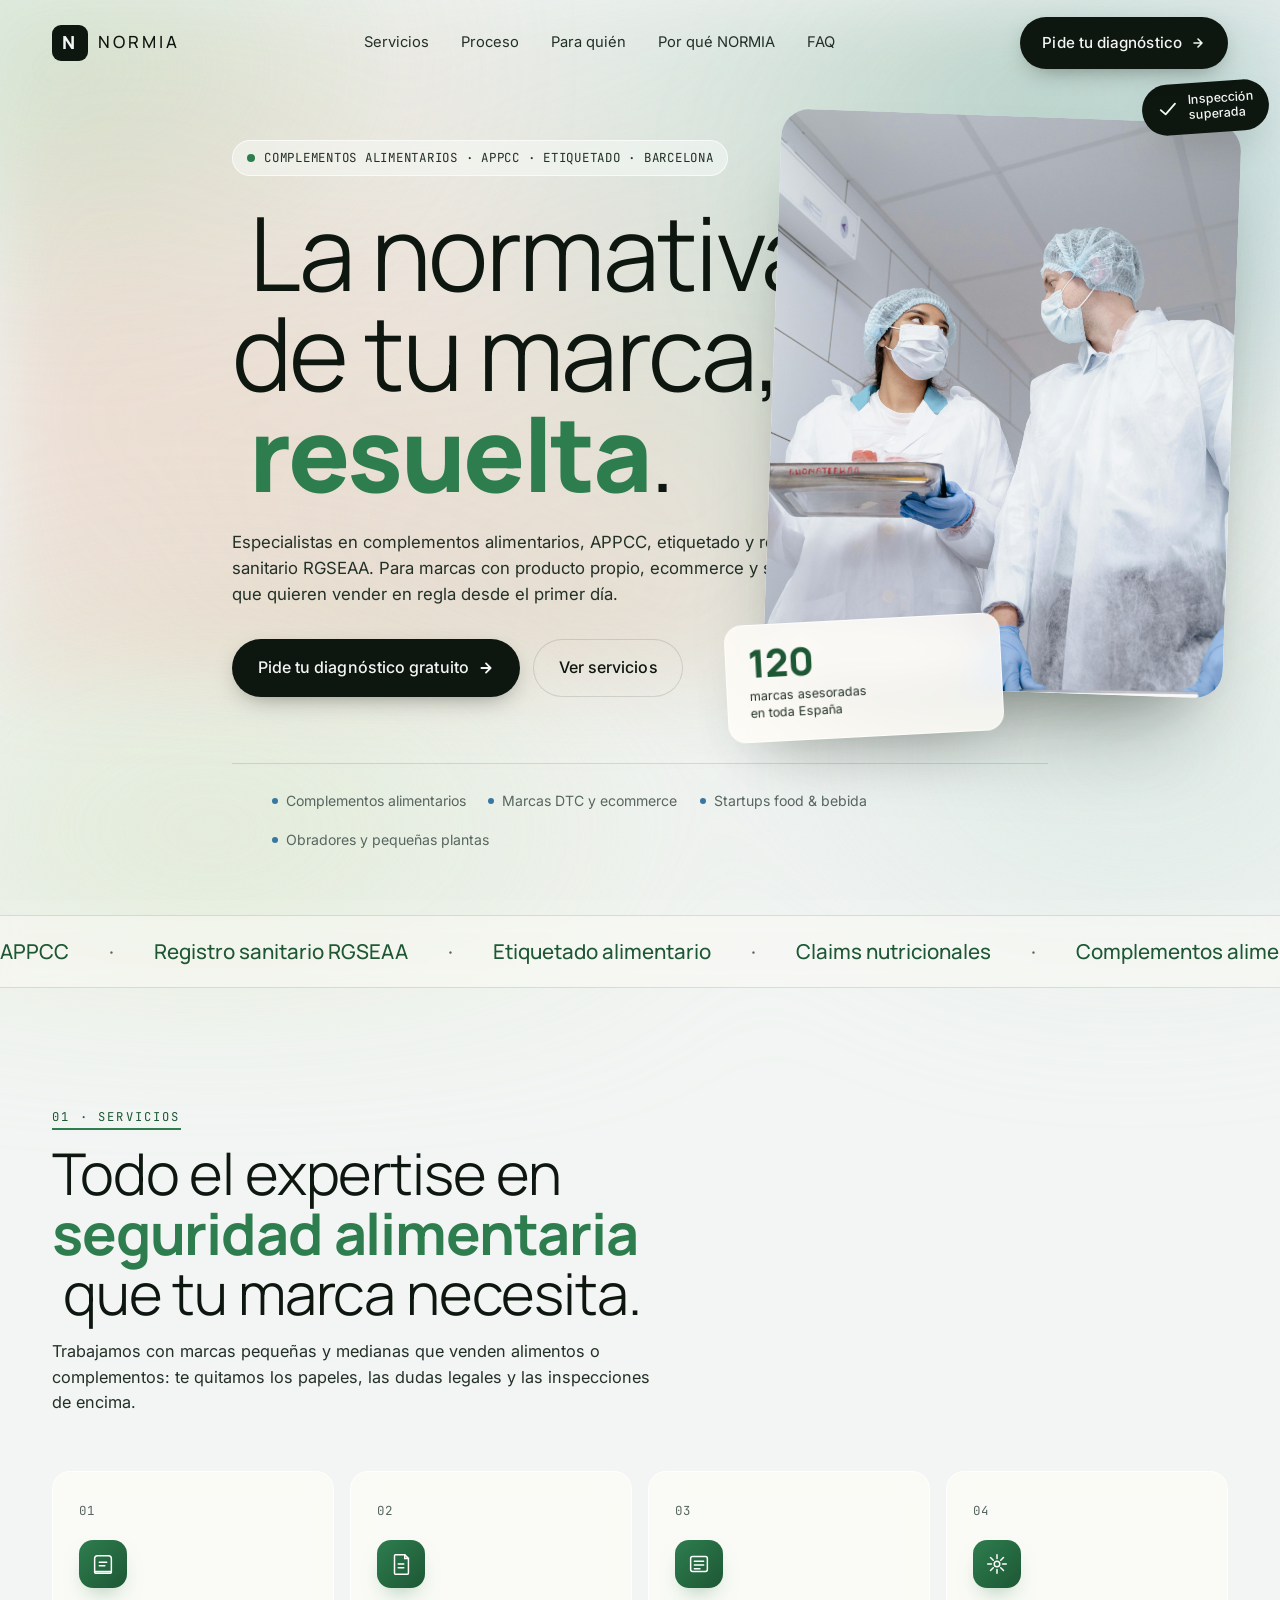
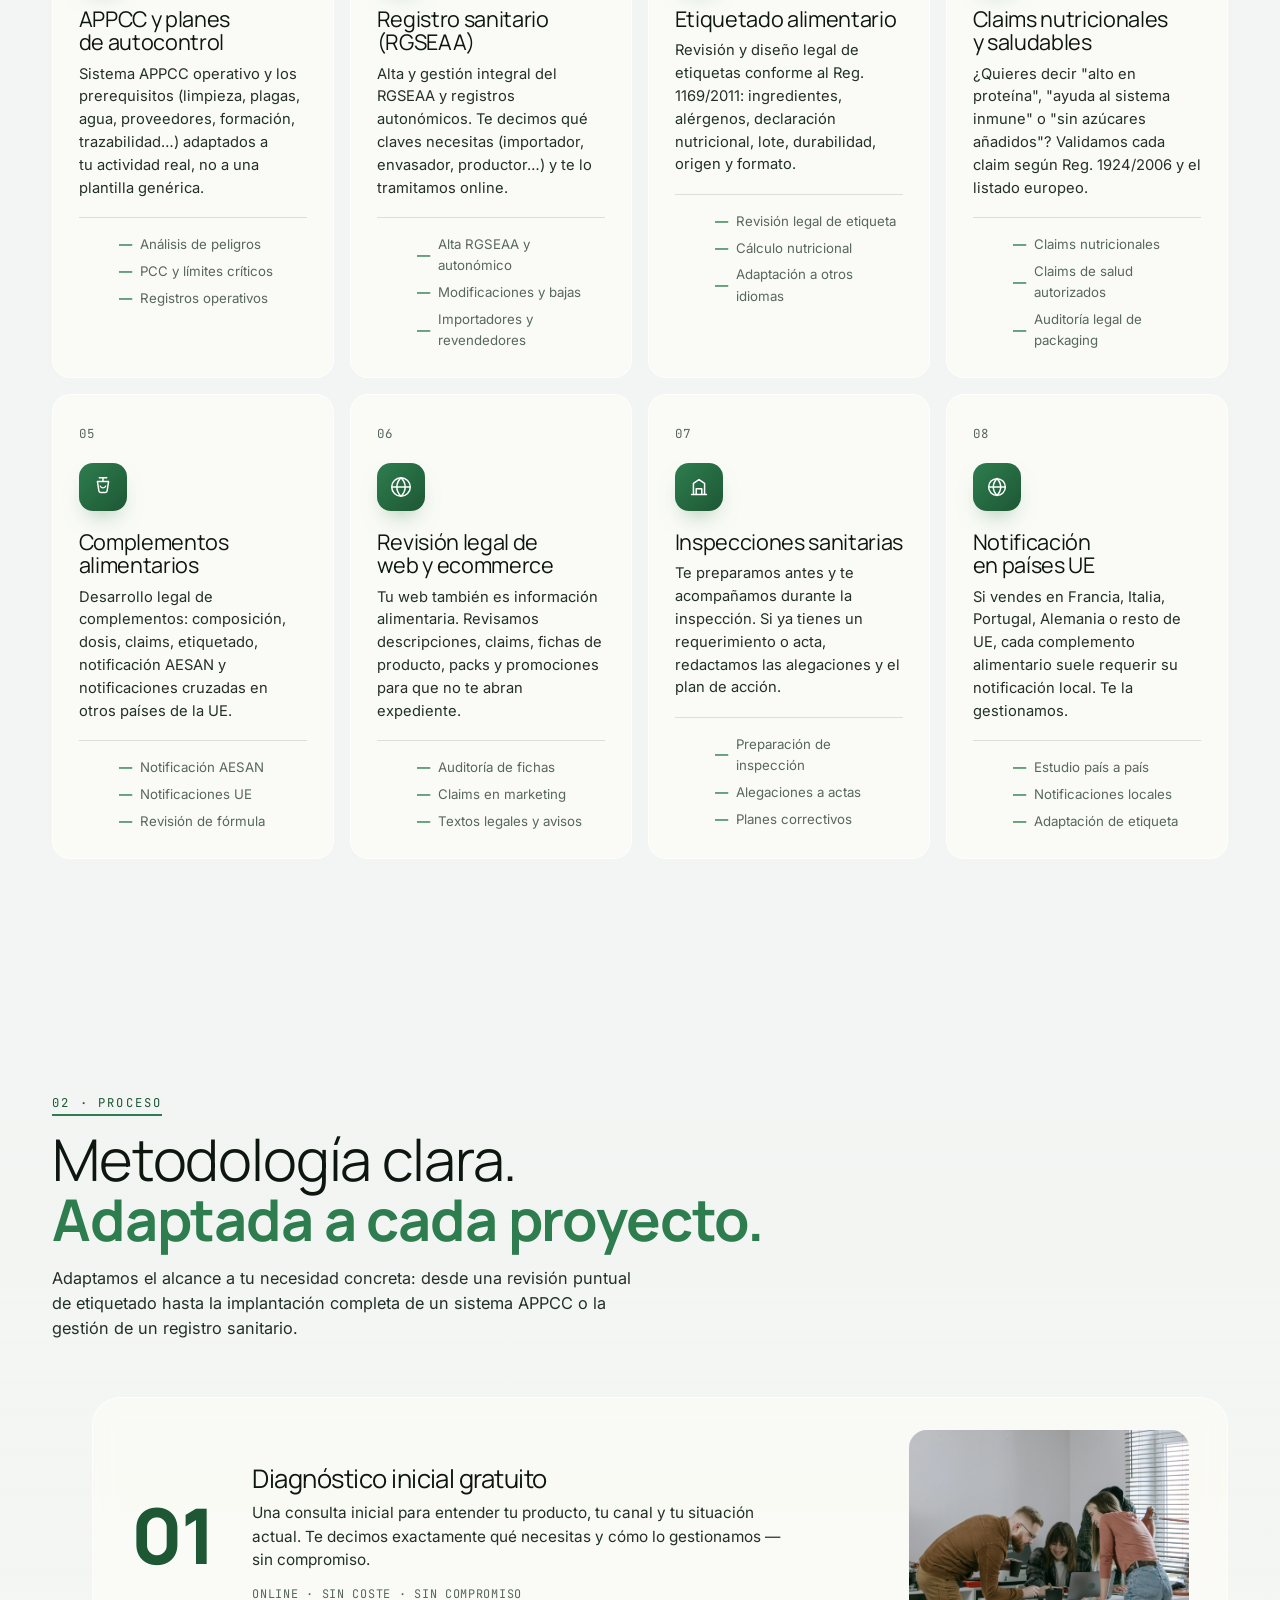
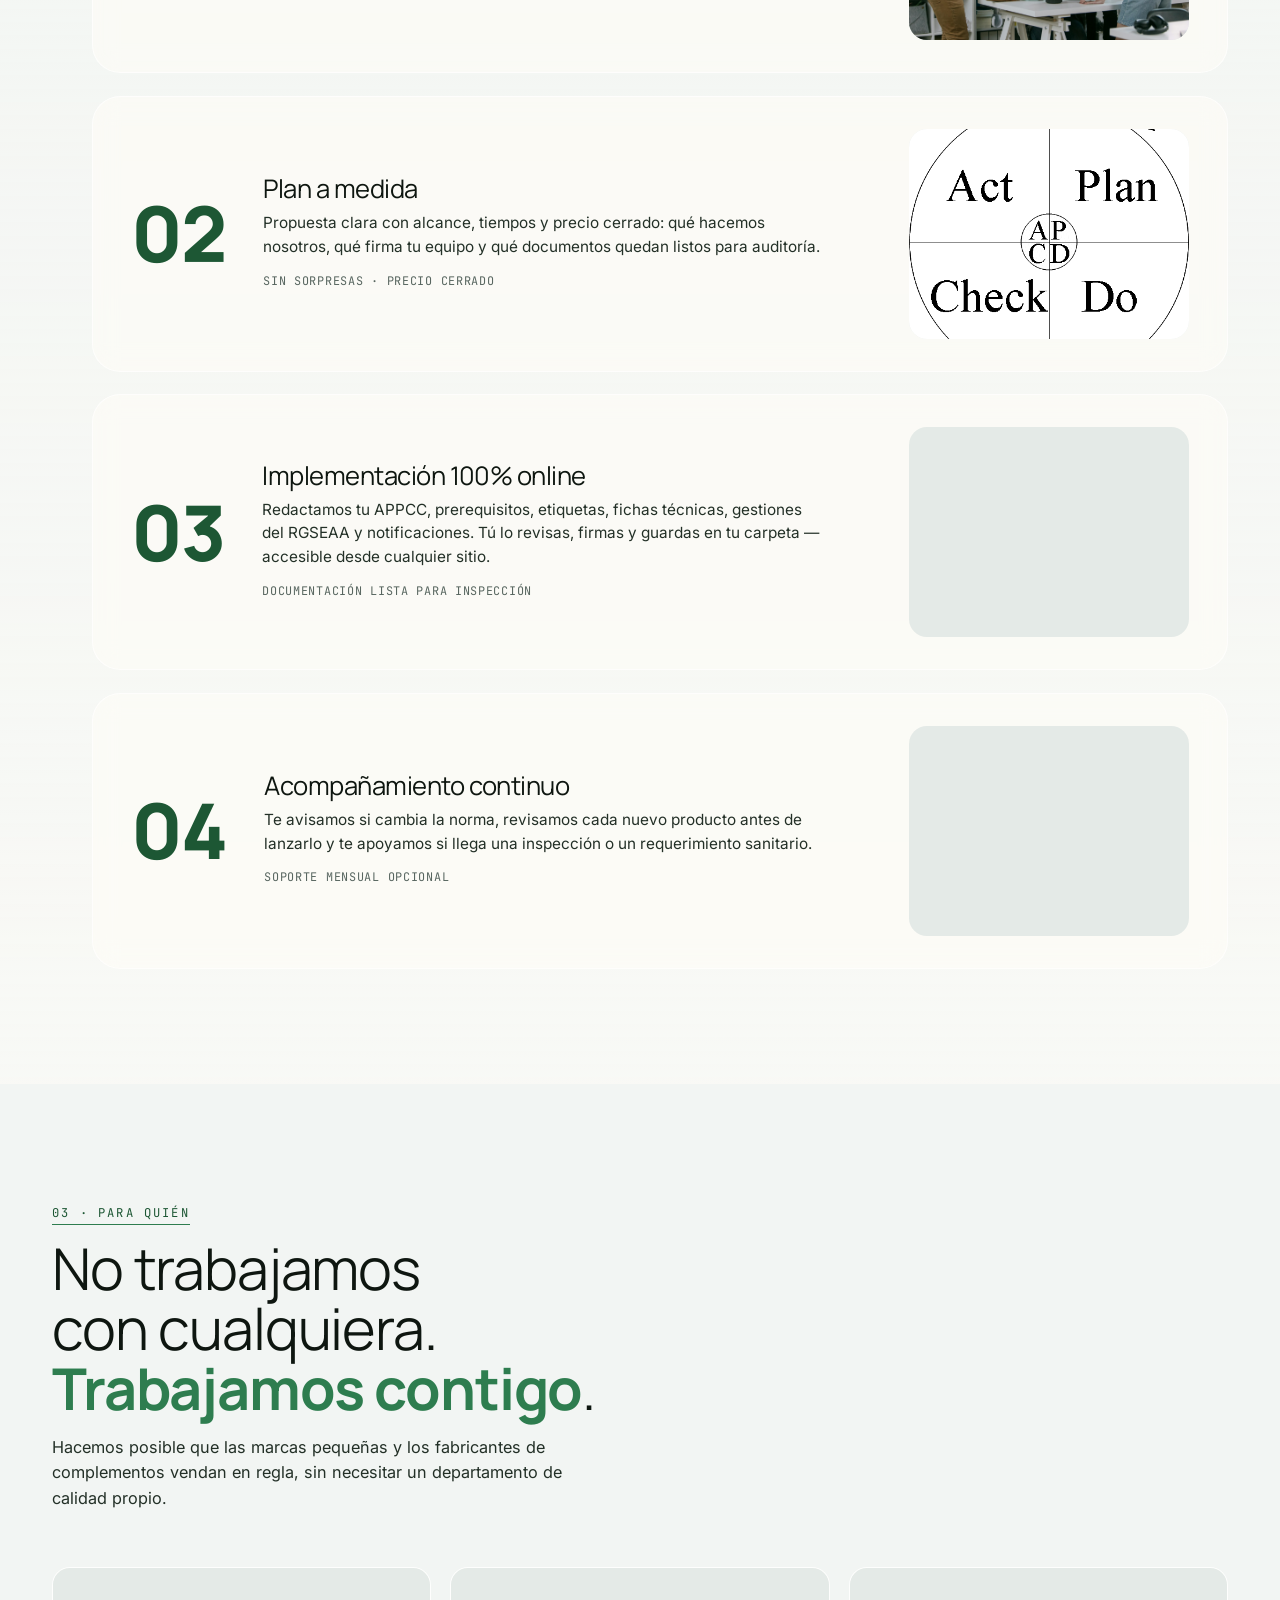
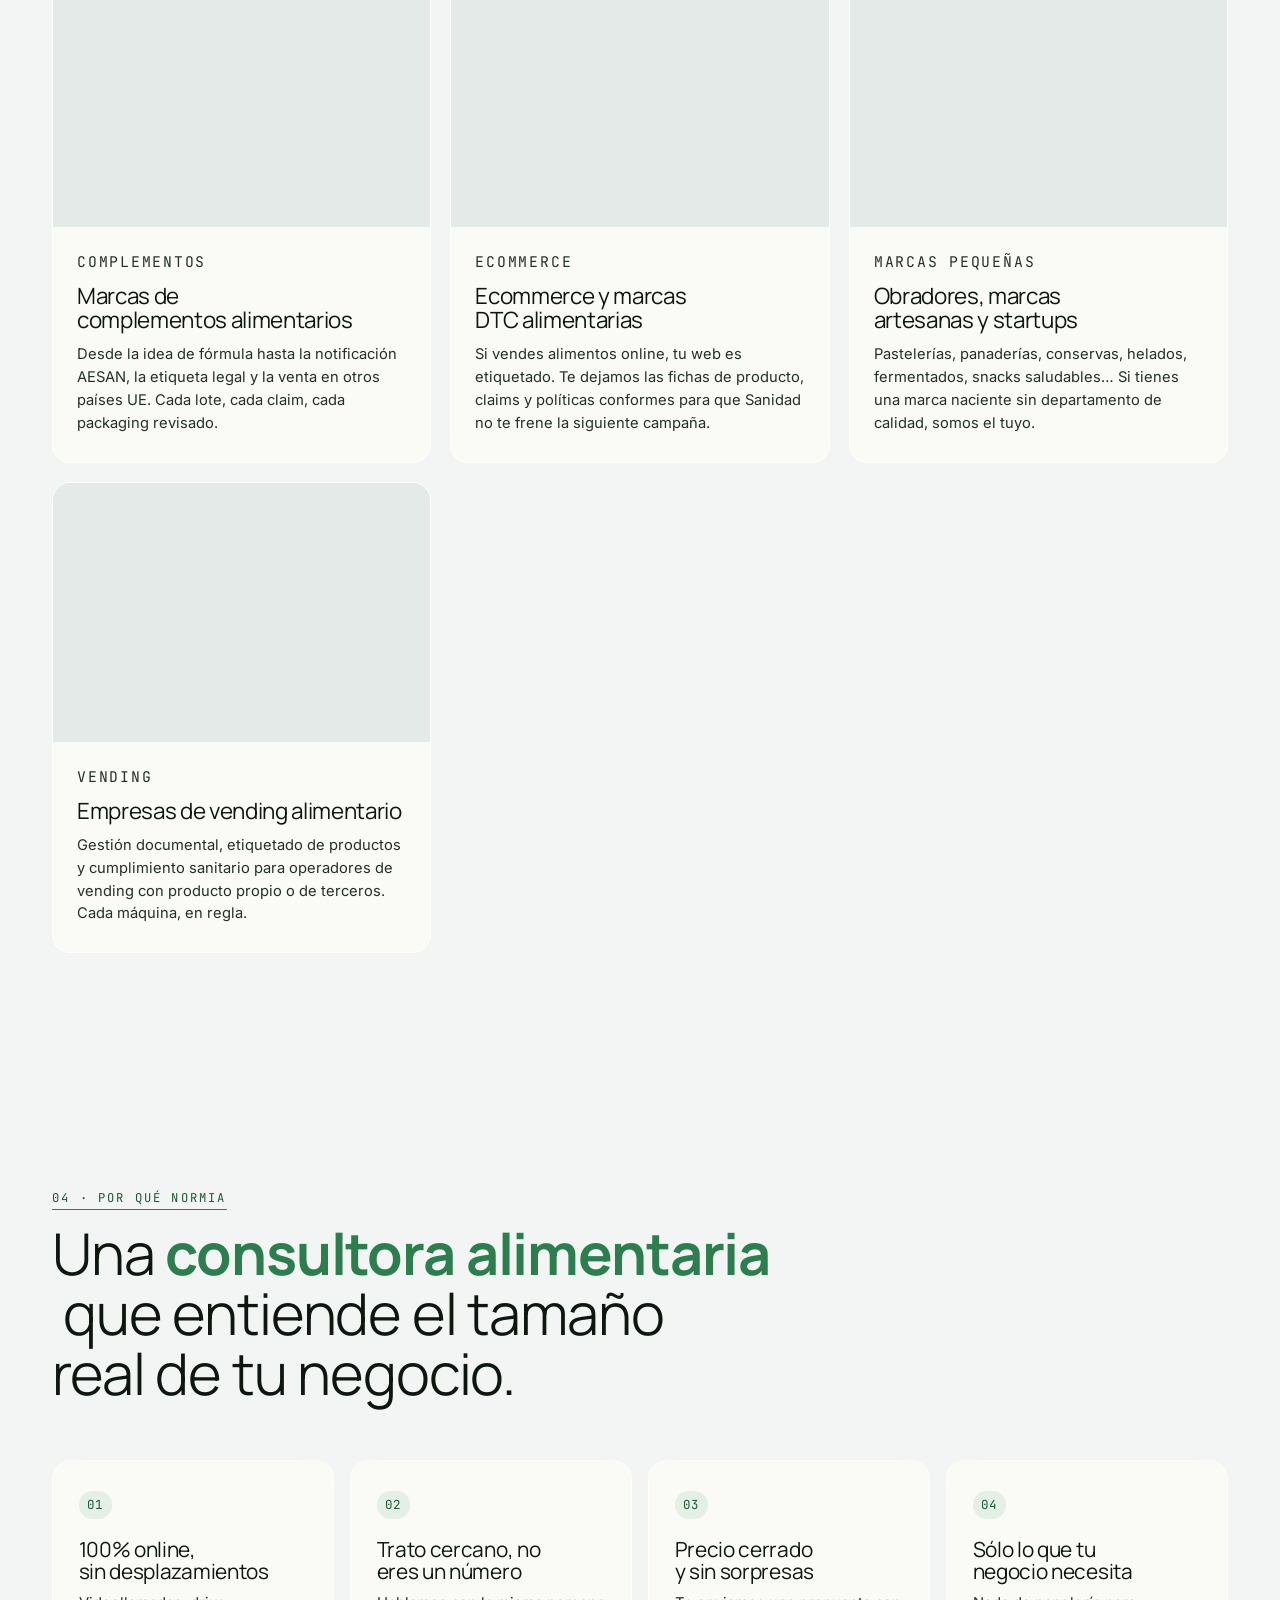
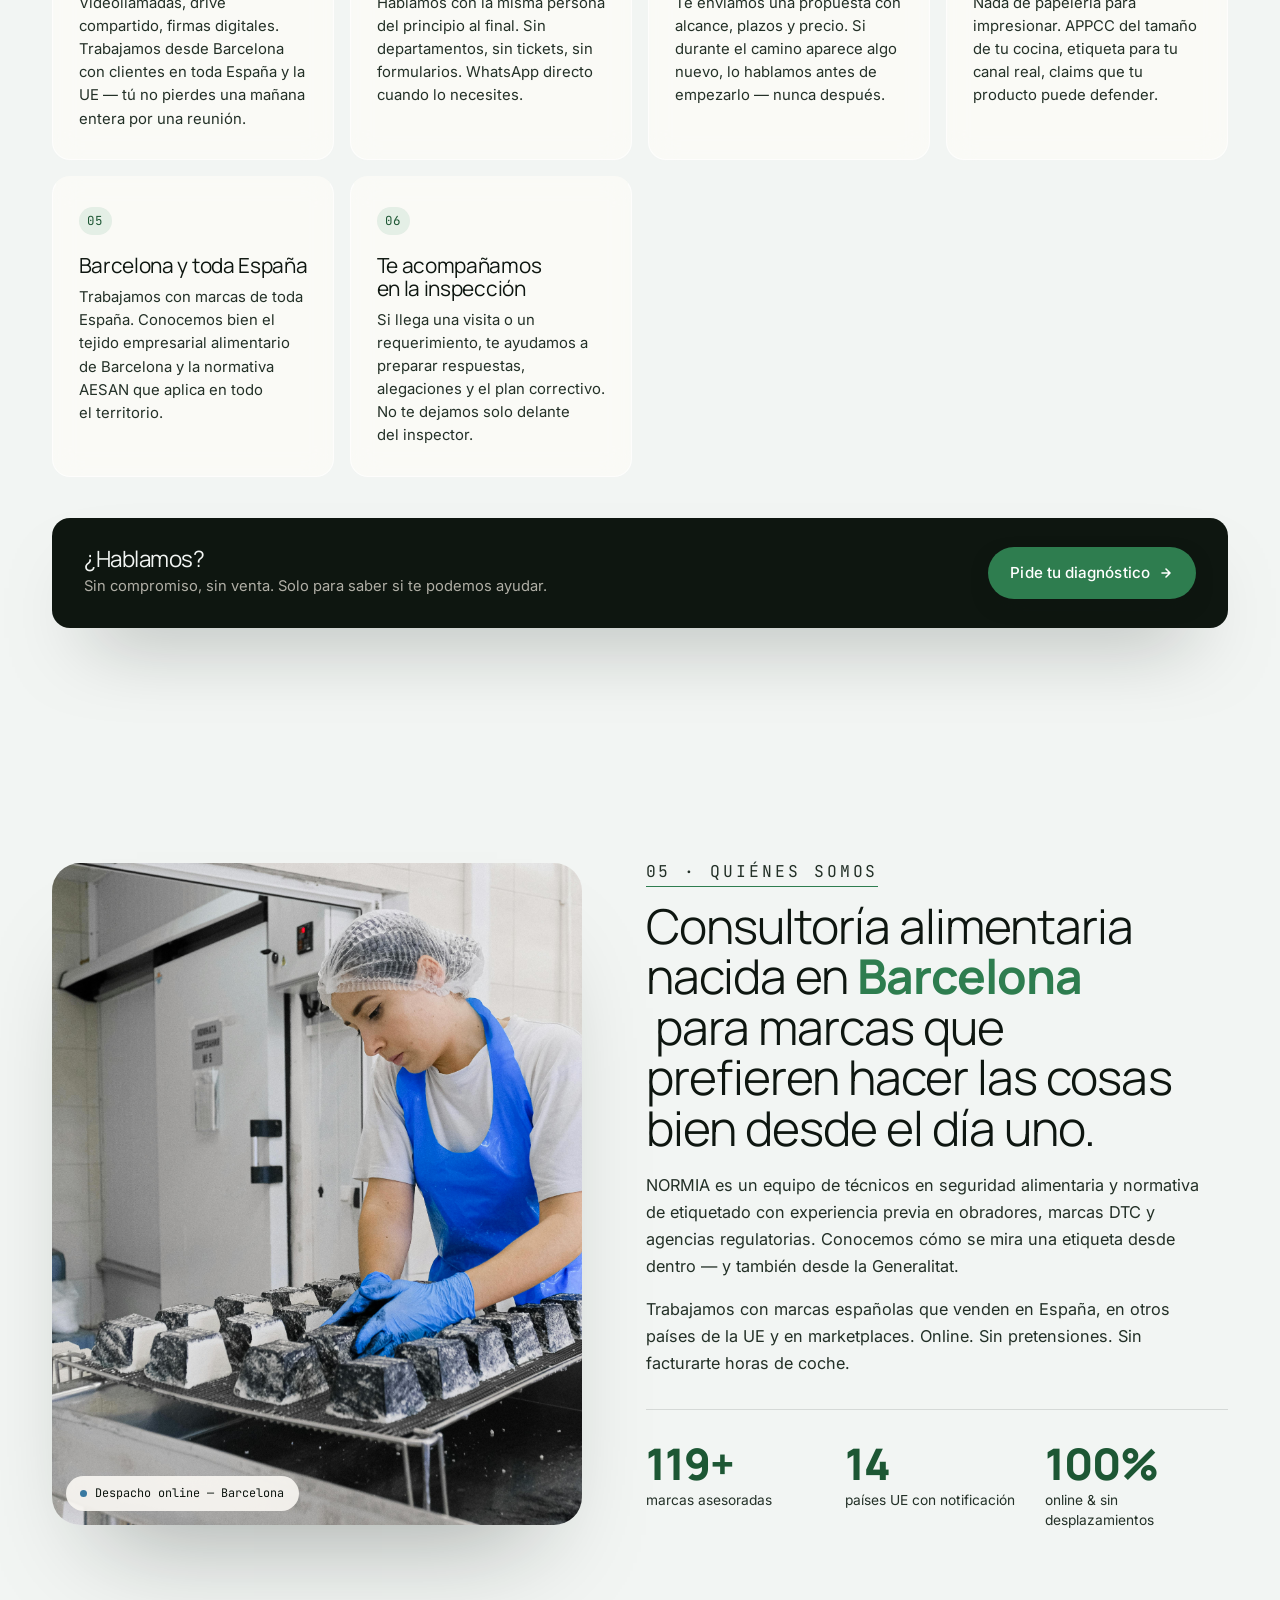
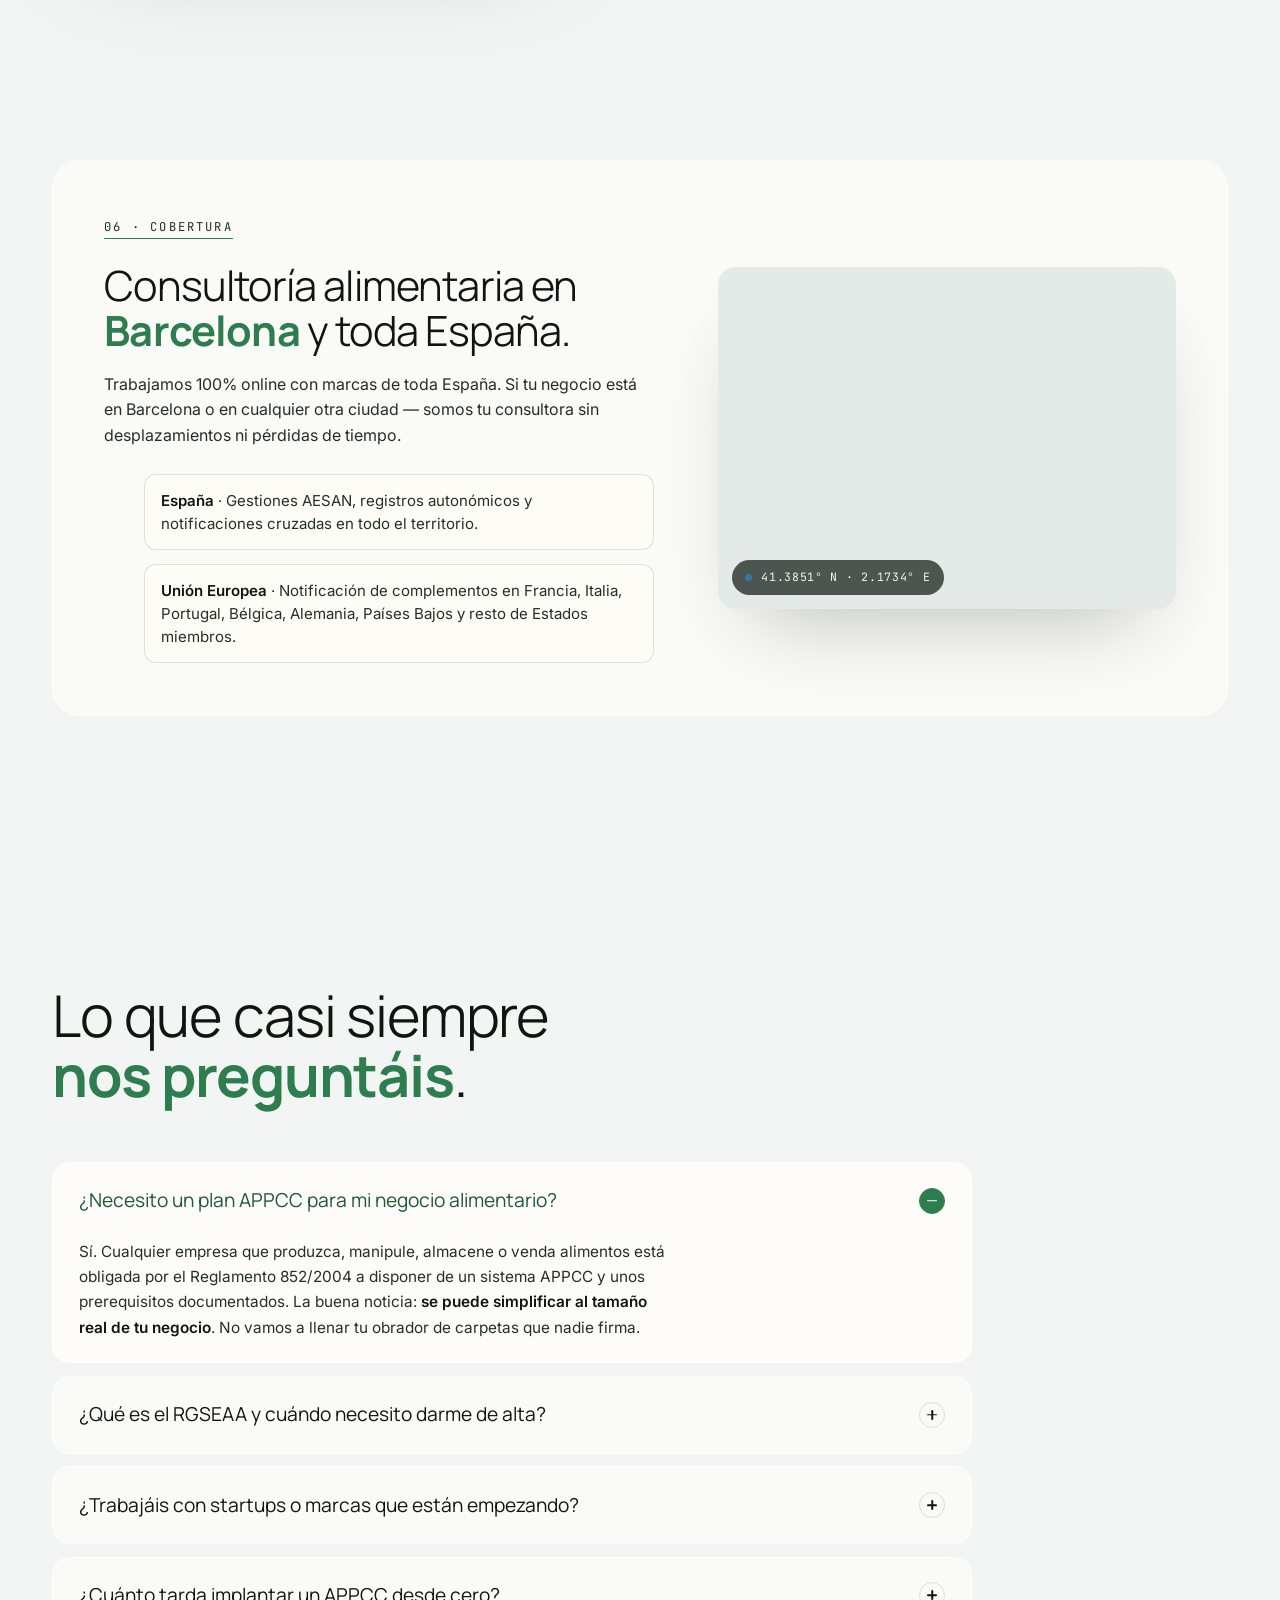
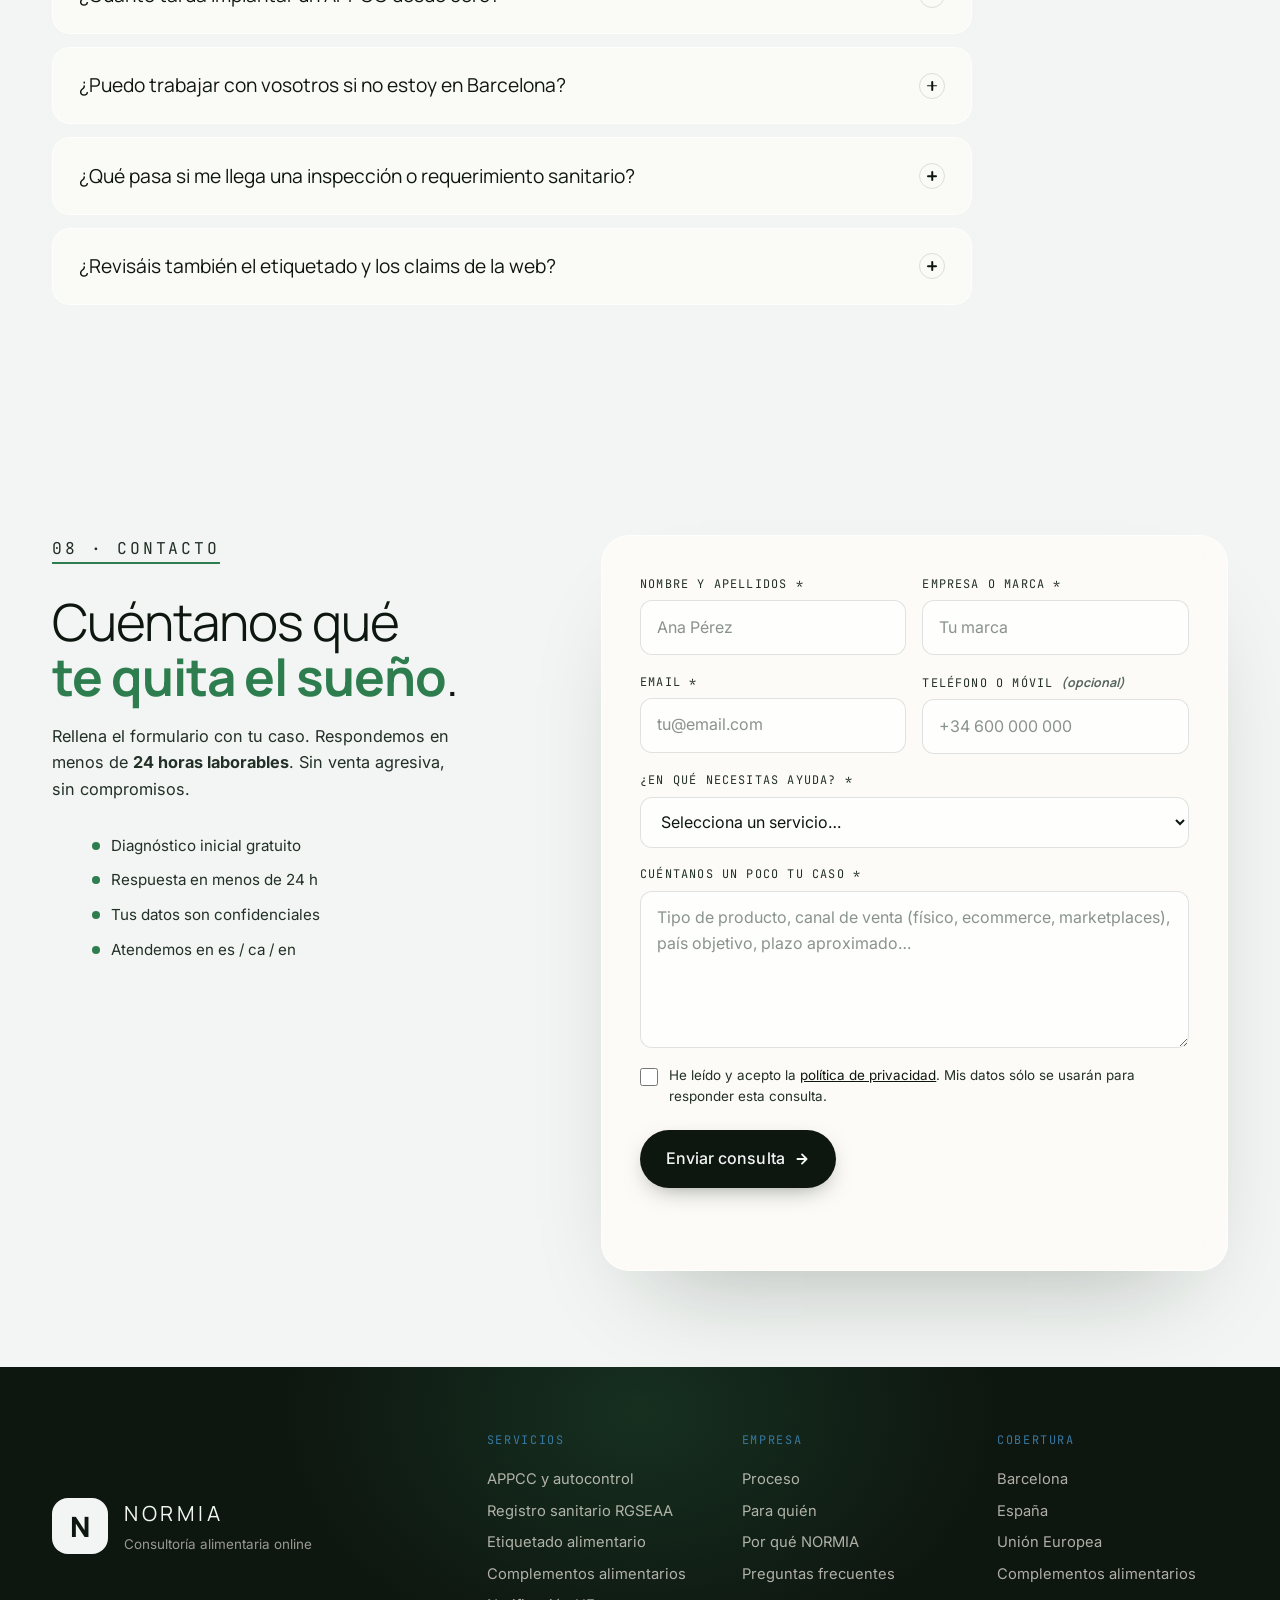
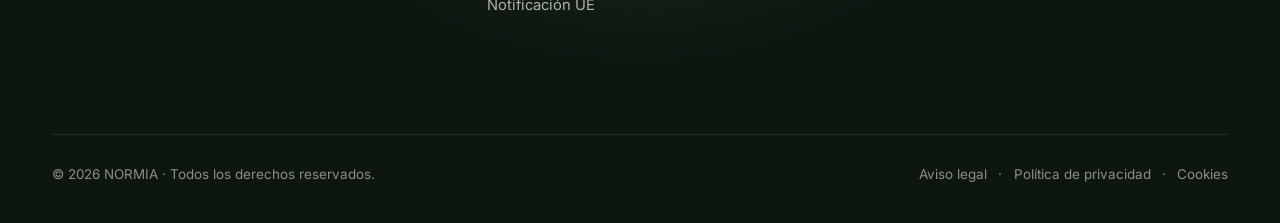
<file: index copy.html>
<!doctype html>
<html lang="es-ES">
<head>
  <meta charset="utf-8" />
  <meta name="viewport" content="width=device-width, initial-scale=1, viewport-fit=cover" />
  <meta name="theme-color" content="#f4efe6" />

  <!-- SEO base -->
  <title>NORMIA · Consultoría alimentaria online · Complementos, APPCC, etiquetado y RGSEAA | Barcelona</title>
  <meta name="description" content="Consultoría alimentaria online especializada en complementos alimentarios, APPCC, etiquetado y registro sanitario RGSEAA. Para pequeñas marcas, ecommerce y startups. 100% online desde Barcelona." />
  <meta name="keywords" content="consultoría alimentaria, APPCC online, planes de autocontrol, registro sanitario, RGSEAA, etiquetado alimentario, complementos alimentarios, claims nutricionales, asesoría alimentaria Barcelona, consultora alimentaria Cataluña, inspecciones sanitarias, normativa alimentaria, prerequisitos, notificación UE" />
  <meta name="author" content="NORMIA" />
  <meta name="robots" content="index, follow, max-snippet:-1, max-image-preview:large" />
  <link rel="canonical" href="https://normia.es/" />

  <!-- Geo / local SEO -->
  <meta name="geo.region" content="ES-CT" />
  <meta name="geo.placename" content="Barcelona" />
  <meta name="geo.position" content="41.3851;2.1734" />
  <meta name="ICBM" content="41.3851, 2.1734" />

  <!-- Open Graph -->
  <meta property="og:type" content="website" />
  <meta property="og:locale" content="es_ES" />
  <meta property="og:title" content="NORMIA · Consultoría alimentaria online" />
  <meta property="og:description" content="Consultoría alimentaria especializada en complementos, APPCC, etiquetado y registro sanitario RGSEAA. Servicio 100% online desde Barcelona." />
  <meta property="og:url" content="https://normia.es/" />
  <meta property="og:site_name" content="NORMIA" />
  <meta property="og:image" content="https://normia.es/assets/img/hero-laboratory.jpg" />

  <!-- Twitter -->
  <meta name="twitter:card" content="summary_large_image" />
  <meta name="twitter:title" content="NORMIA · Consultoría alimentaria online" />
  <meta name="twitter:description" content="APPCC, etiquetado, registro sanitario y complementos alimentarios. 100% online." />

  <!-- Favicon (inline svg) -->
  <link rel="icon" href="data:image/svg+xml,%3Csvg xmlns='http://www.w3.org/2000/svg' viewBox='0 0 64 64'%3E%3Crect width='64' height='64' rx='14' fill='%232e7d4f'/%3E%3Ctext x='50%25' y='56%25' font-family='Georgia,serif' font-size='38' font-style='italic' fill='%23f4efe6' text-anchor='middle' dominant-baseline='middle'%3EN%3C/text%3E%3C/svg%3E" />

  <!-- Preconnect to fonts -->
  <link rel="preconnect" href="https://fonts.googleapis.com" />
  <link rel="preconnect" href="https://fonts.gstatic.com" crossorigin />
  <link rel="stylesheet" href="https://fonts.googleapis.com/css2?family=Manrope:wght@300;400;500;600;700;800&family=Inter:wght@300;400;500;600;700&family=JetBrains+Mono:wght@400;500&display=swap" />

  <!-- Preload hero image -->
  <link rel="preload" as="image" href="assets/img/hero-laboratory.jpg" fetchpriority="high" />

  <!-- Stylesheet -->
  <link rel="stylesheet" href="styles.css?v=20260515" />

  <!-- Structured data: ProfessionalService + LocalBusiness -->
  <script type="application/ld+json">
  {
    "@context": "https://schema.org",
    "@type": "ProfessionalService",
    "name": "NORMIA",
    "alternateName": "NORMIA Consultoría Alimentaria",
    "description": "Consultoría alimentaria online especializada en APPCC, planes de autocontrol, registro sanitario, etiquetado alimentario y complementos para pequeñas marcas, ecommerce y startups.",
    "url": "https://normia.es/",
    "areaServed": [
      { "@type": "City", "name": "Barcelona" },
      { "@type": "Country", "name": "España" }
    ],
    "serviceType": [
      "APPCC y planes de autocontrol",
      "Registro sanitario RGSEAA",
      "Etiquetado alimentario",
      "Claims nutricionales y saludables",
      "Revisión legal de páginas web",
      "Complementos alimentarios",
      "Gestión documental",
      "Inspecciones sanitarias",
      "Notificación en países UE"
    ],
    "address": {
      "@type": "PostalAddress",
      "addressLocality": "Barcelona",
      "addressRegion": "Cataluña",
      "addressCountry": "ES"
    },
    "geo": {
      "@type": "GeoCoordinates",
      "latitude": 41.3851,
      "longitude": 2.1734
    },
    "priceRange": "€€",
    "openingHours": "Mo-Fr 09:00-18:00",
    "availableLanguage": ["es", "ca", "en"]
  }
  </script>

  <script type="application/ld+json">
  {
    "@context": "https://schema.org",
    "@type": "FAQPage",
    "mainEntity": [
      {
        "@type": "Question",
        "name": "¿Necesito un plan APPCC para mi negocio alimentario?",
        "acceptedAnswer": {
          "@type": "Answer",
          "text": "Sí. Cualquier empresa que produzca, manipule, almacene o venda alimentos está obligada por ley (Reg. 852/2004) a tener un sistema APPCC y unos prerequisitos documentados. Lo simplificamos al tamaño real de tu negocio."
        }
      },
      {
        "@type": "Question",
        "name": "¿Qué es el RGSEAA y necesito darme de alta?",
        "acceptedAnswer": {
          "@type": "Answer",
          "text": "Es el Registro General Sanitario de Empresas Alimentarias y Alimentos. Toda empresa con producción, importación, envasado o comercialización a otras CCAA necesita estar inscrita. Te lo gestionamos íntegramente online."
        }
      },
      {
        "@type": "Question",
        "name": "¿Trabajáis con startups y marcas pequeñas?",
        "acceptedAnswer": {
          "@type": "Answer",
          "text": "Es nuestro foco. Nos especializamos en marcas nuevas, ecommerce, complementos alimentarios y pequeñas empresas sin departamento de calidad."
        }
      },
      {
        "@type": "Question",
        "name": "¿Puedo trabajar con vosotros si no estoy en Barcelona?",
        "acceptedAnswer": {
          "@type": "Answer",
          "text": "Sí. Aunque tenemos base en Barcelona, trabajamos 100% online con clientes de toda España y con marcas españolas que venden en otros países de la UE."
        }
      }
    ]
  }
  </script>
</head>

<body>
  <a href="#main" class="skip-link">Saltar al contenido</a>

  <!-- ============ SPLASH ============ -->
  <div class="splash" data-splash aria-hidden="true">
    <div class="splash-mark">
      <span class="splash-glyph">N</span>
      <span class="splash-name">NORMIA</span>
    </div>
  </div>

  <!-- ============ MESH BACKGROUND ============ -->
  <div class="bg-mesh" aria-hidden="true"></div>
  <div class="bg-grain" aria-hidden="true"></div>

  <!-- ============ NAV ============ -->
  <header class="nav" data-nav>
    <div class="container nav-inner">
      <a href="#top" class="nav-brand" aria-label="NORMIA — inicio">
        <span class="nav-glyph">N</span>
        <span class="nav-word">NORMIA</span>
      </a>
      <nav class="nav-links" aria-label="Principal">
        <a href="#servicios">Servicios</a>
        <a href="#proceso">Proceso</a>
        <a href="#sectores">Para quién</a>
        <a href="#por-que">Por qué NORMIA</a>
        <a href="#faq">FAQ</a>
      </nav>
      <a href="#contacto" class="btn btn-primary nav-cta">
        <span>Pide tu diagnóstico</span>
        <svg width="14" height="14" viewBox="0 0 14 14" fill="none" aria-hidden="true"><path d="M3 7h8M7 3l4 4-4 4" stroke="currentColor" stroke-width="1.6" stroke-linecap="round" stroke-linejoin="round"/></svg>
      </a>
      <button class="nav-toggle" aria-label="Abrir menú" aria-expanded="false" data-nav-toggle>
        <span></span><span></span><span></span>
      </button>
    </div>
  </header>

  <main id="main">
    <a id="top"></a>

    <!-- ============ HERO ============ -->
    <section class="hero" id="hero">
      <div class="hero-mesh" aria-hidden="true"></div>
      <div class="container hero-inner">
        <div class="hero-meta reveal">
          <span class="hero-dot" aria-hidden="true"></span>
          <span>Complementos alimentarios · APPCC · Etiquetado · Barcelona</span>
        </div>

        <h1 class="hero-title reveal" data-split="words">
          La normativa de tu marca,<br/>
          <em>resuelta</em>.
        </h1>

        <p class="hero-sub reveal">
          Especialistas en complementos alimentarios, APPCC, etiquetado y
          registro sanitario RGSEAA. Para marcas con producto propio,
          ecommerce y startups que quieren vender en regla desde el primer día.
        </p>

        <div class="hero-actions reveal">
          <a href="#contacto" class="btn btn-primary btn-lg">
            <span>Pide tu diagnóstico gratuito</span>
            <svg width="16" height="16" viewBox="0 0 14 14" fill="none" aria-hidden="true"><path d="M3 7h8M7 3l4 4-4 4" stroke="currentColor" stroke-width="1.6" stroke-linecap="round" stroke-linejoin="round"/></svg>
          </a>
          <a href="#servicios" class="btn btn-ghost btn-lg">Ver servicios</a>
        </div>

        <ul class="hero-trust reveal" aria-label="Sectores con los que trabajamos">
          <li><span class="hero-trust-dot"></span>Complementos alimentarios</li>
          <li><span class="hero-trust-dot"></span>Marcas DTC y ecommerce</li>
          <li><span class="hero-trust-dot"></span>Startups food &amp; bebida</li>
          <li><span class="hero-trust-dot"></span>Obradores y pequeñas plantas</li>
        </ul>
      </div>

      <figure class="hero-figure reveal" aria-hidden="true">
        <div class="hero-card-glass">
          <img src="assets/img/hero-laboratory.jpg" alt="" loading="eager" fetchpriority="high" />
          <div class="hero-card-tag">
            <span class="hero-card-tag-dot"></span>
            Laboratorio &amp; sanidad
          </div>
        </div>
        <div class="hero-card-stat" data-tilt>
          <div class="hero-card-stat-num" data-count-to="120">120</div>
          <div class="hero-card-stat-label">marcas asesoradas<br/>en toda España</div>
        </div>
        <div class="hero-card-mini" data-tilt>
          <svg width="22" height="22" viewBox="0 0 24 24" fill="none" aria-hidden="true"><path d="M4 12l5 5 11-11" stroke="currentColor" stroke-width="2" stroke-linecap="round" stroke-linejoin="round"/></svg>
          <span>Inspección<br/>superada</span>
        </div>
      </figure>
    </section>

    <!-- ============ LOGOS / TICKER ============ -->
    <section class="ticker" aria-label="Áreas de servicio">
      <div class="ticker-track">
        <div class="ticker-row">
          <span>APPCC</span><span>·</span>
          <span>Registro sanitario RGSEAA</span><span>·</span>
          <span>Etiquetado alimentario</span><span>·</span>
          <span>Claims nutricionales</span><span>·</span>
          <span>Complementos alimentarios</span><span>·</span>
          <span>Notificación UE</span><span>·</span>
          <span>Inspecciones sanitarias</span><span>·</span>
          <span>Revisión legal de web</span><span>·</span>
          <span>Planes de autocontrol</span><span>·</span>
          <span>Gestión documental</span><span>·</span>
        </div>
        <div class="ticker-row" aria-hidden="true">
          <span>APPCC</span><span>·</span>
          <span>Registro sanitario RGSEAA</span><span>·</span>
          <span>Etiquetado alimentario</span><span>·</span>
          <span>Claims nutricionales</span><span>·</span>
          <span>Complementos alimentarios</span><span>·</span>
          <span>Notificación UE</span><span>·</span>
          <span>Inspecciones sanitarias</span><span>·</span>
          <span>Revisión legal de web</span><span>·</span>
          <span>Planes de autocontrol</span><span>·</span>
          <span>Gestión documental</span><span>·</span>
        </div>
      </div>
    </section>

    <!-- ============ SERVICIOS ============ -->
    <section class="services" id="servicios">
      <div class="container">
        <header class="section-head">
          <p class="kicker reveal">01 · Servicios</p>
          <h2 class="reveal" data-split="words">Todo el expertise en <em>seguridad alimentaria</em> que tu marca necesita.</h2>
          <p class="section-lede reveal">
            Trabajamos con marcas pequeñas y medianas que venden alimentos o complementos:
            te quitamos los papeles, las dudas legales y las inspecciones de encima.
          </p>
        </header>

        <div class="services-grid">
          <article class="service-card reveal" data-tilt>
            <div class="service-card-num">01</div>
            <div class="service-card-icon" aria-hidden="true">
              <svg viewBox="0 0 28 28" fill="none"><path d="M5 22V8a3 3 0 013-3h12a3 3 0 013 3v14M5 22h18M5 22v1a1 1 0 001 1h16a1 1 0 001-1v-1M10 12h8M10 16h6" stroke="currentColor" stroke-width="1.6" stroke-linecap="round"/></svg>
            </div>
            <h3>APPCC y planes de autocontrol</h3>
            <p>
              Sistema APPCC operativo y los prerequisitos (limpieza, plagas, agua,
              proveedores, formación, trazabilidad…) adaptados a tu actividad real,
              no a una plantilla genérica.
            </p>
            <ul class="service-card-list">
              <li>Análisis de peligros</li>
              <li>PCC y límites críticos</li>
              <li>Registros operativos</li>
            </ul>
          </article>

          <article class="service-card reveal" data-tilt>
            <div class="service-card-num">02</div>
            <div class="service-card-icon" aria-hidden="true">
              <svg viewBox="0 0 28 28" fill="none"><path d="M8 4h10l4 4v16a1 1 0 01-1 1H8a1 1 0 01-1-1V5a1 1 0 011-1z" stroke="currentColor" stroke-width="1.6"/><path d="M18 4v4h4M11 14h6M11 18h6" stroke="currentColor" stroke-width="1.6" stroke-linecap="round"/></svg>
            </div>
            <h3>Registro sanitario (RGSEAA)</h3>
            <p>
              Alta y gestión integral del RGSEAA y registros autonómicos. Te decimos
              qué claves necesitas (importador, envasador, productor…) y te lo
              tramitamos online.
            </p>
            <ul class="service-card-list">
              <li>Alta RGSEAA y autonómico</li>
              <li>Modificaciones y bajas</li>
              <li>Importadores y revendedores</li>
            </ul>
          </article>

          <article class="service-card reveal" data-tilt>
            <div class="service-card-num">03</div>
            <div class="service-card-icon" aria-hidden="true">
              <svg viewBox="0 0 28 28" fill="none"><rect x="5" y="6" width="18" height="16" rx="2" stroke="currentColor" stroke-width="1.6"/><path d="M9 11h10M9 15h10M9 19h6" stroke="currentColor" stroke-width="1.6" stroke-linecap="round"/></svg>
            </div>
            <h3>Etiquetado alimentario</h3>
            <p>
              Revisión y diseño legal de etiquetas conforme al Reg. 1169/2011:
              ingredientes, alérgenos, declaración nutricional, lote, durabilidad,
              origen y formato.
            </p>
            <ul class="service-card-list">
              <li>Revisión legal de etiqueta</li>
              <li>Cálculo nutricional</li>
              <li>Adaptación a otros idiomas</li>
            </ul>
          </article>

          <article class="service-card reveal" data-tilt>
            <div class="service-card-num">04</div>
            <div class="service-card-icon" aria-hidden="true">
              <svg viewBox="0 0 28 28" fill="none"><path d="M14 4v4M14 20v4M4 14h4M20 14h4M7 7l3 3M18 18l3 3M21 7l-3 3M10 18l-3 3" stroke="currentColor" stroke-width="1.6" stroke-linecap="round"/><circle cx="14" cy="14" r="3" stroke="currentColor" stroke-width="1.6"/></svg>
            </div>
            <h3>Claims nutricionales y saludables</h3>
            <p>
              ¿Quieres decir "alto en proteína", "ayuda al sistema inmune" o
              "sin azúcares añadidos"? Validamos cada claim según Reg. 1924/2006
              y el listado europeo.
            </p>
            <ul class="service-card-list">
              <li>Claims nutricionales</li>
              <li>Claims de salud autorizados</li>
              <li>Auditoría legal de packaging</li>
            </ul>
          </article>

          <article class="service-card reveal" data-tilt>
            <div class="service-card-num">05</div>
            <div class="service-card-icon" aria-hidden="true">
              <svg viewBox="0 0 28 28" fill="none"><path d="M10 4h8M14 4v4M8 8h12l-1.5 10a2 2 0 01-2 1.8h-5a2 2 0 01-2-1.8L8 8z" stroke="currentColor" stroke-width="1.6" stroke-linecap="round" stroke-linejoin="round"/><path d="M11 13c.5 1 1.5 2 3 2s2.5-1 3-2" stroke="currentColor" stroke-width="1.4" stroke-linecap="round"/></svg>
            </div>
            <h3>Complementos alimentarios</h3>
            <p>
              Desarrollo legal de complementos: composición, dosis, claims,
              etiquetado, notificación AESAN y notificaciones cruzadas en otros
              países de la UE.
            </p>
            <ul class="service-card-list">
              <li>Notificación AESAN</li>
              <li>Notificaciones UE</li>
              <li>Revisión de fórmula</li>
            </ul>
          </article>

          <article class="service-card reveal" data-tilt>
            <div class="service-card-num">06</div>
            <div class="service-card-icon" aria-hidden="true">
              <svg viewBox="0 0 28 28" fill="none"><circle cx="14" cy="14" r="10" stroke="currentColor" stroke-width="1.6"/><path d="M4 14h20M14 4c3 3 4.5 6.5 4.5 10S17 21 14 24M14 4c-3 3-4.5 6.5-4.5 10S11 21 14 24" stroke="currentColor" stroke-width="1.6"/></svg>
            </div>
            <h3>Revisión legal de web y ecommerce</h3>
            <p>
              Tu web también es información alimentaria. Revisamos descripciones,
              claims, fichas de producto, packs y promociones para que no te abran
              expediente.
            </p>
            <ul class="service-card-list">
              <li>Auditoría de fichas</li>
              <li>Claims en marketing</li>
              <li>Textos legales y avisos</li>
            </ul>
          </article>

          <article class="service-card reveal" data-tilt>
            <div class="service-card-num">07</div>
            <div class="service-card-icon" aria-hidden="true">
              <svg viewBox="0 0 28 28" fill="none"><path d="M6 22h16M8 22V10l6-4 6 4v12M11 22v-6h6v6" stroke="currentColor" stroke-width="1.6" stroke-linecap="round" stroke-linejoin="round"/></svg>
            </div>
            <h3>Inspecciones sanitarias</h3>
            <p>
              Te preparamos antes y te acompañamos durante la inspección. Si ya
              tienes un requerimiento o acta, redactamos las alegaciones y el
              plan de acción.
            </p>
            <ul class="service-card-list">
              <li>Preparación de inspección</li>
              <li>Alegaciones a actas</li>
              <li>Planes correctivos</li>
            </ul>
          </article>

          <article class="service-card reveal" data-tilt>
            <div class="service-card-num">08</div>
            <div class="service-card-icon" aria-hidden="true">
              <svg viewBox="0 0 28 28" fill="none"><circle cx="14" cy="14" r="9" stroke="currentColor" stroke-width="1.6"/><path d="M5 14h18M14 5c2.5 2.5 4 5.5 4 9s-1.5 6.5-4 9c-2.5-2.5-4-5.5-4-9s1.5-6.5 4-9z" stroke="currentColor" stroke-width="1.6"/></svg>
            </div>
            <h3>Notificación en países UE</h3>
            <p>
              Si vendes en Francia, Italia, Portugal, Alemania o resto de UE,
              cada complemento alimentario suele requerir su notificación
              local. Te la gestionamos.
            </p>
            <ul class="service-card-list">
              <li>Estudio país a país</li>
              <li>Notificaciones locales</li>
              <li>Adaptación de etiqueta</li>
            </ul>
          </article>
        </div>
      </div>
    </section>

    <!-- ============ PROCESO ============ -->
    <section class="process" id="proceso">
      <div class="container">
        <header class="section-head">
          <p class="kicker reveal">02 · Proceso</p>
          <h2 class="reveal" data-split="words">Metodología clara. <em>Adaptada a cada proyecto.</em></h2>
          <p class="section-lede reveal">
            Adaptamos el alcance a tu necesidad concreta: desde una revisión
            puntual de etiquetado hasta la implantación completa de un sistema
            APPCC o la gestión de un registro sanitario.
          </p>
        </header>

        <ol class="process-list">
          <li class="process-step reveal">
            <div class="process-step-num">01</div>
            <div class="process-step-body">
              <h3>Diagnóstico inicial gratuito</h3>
              <p>
                Una consulta inicial para entender tu producto, tu canal y tu
                situación actual. Te decimos exactamente qué necesitas
                y cómo lo gestionamos — sin compromiso.
              </p>
              <span class="process-step-meta">Online · sin coste · sin compromiso</span>
            </div>
            <figure class="process-step-figure">
              <img src="assets/img/process-1.jpg" alt="Diagnóstico inicial de normativa alimentaria" loading="lazy" decoding="async" />
            </figure>
          </li>

          <li class="process-step reveal">
            <div class="process-step-num">02</div>
            <div class="process-step-body">
              <h3>Plan a medida</h3>
              <p>
                Propuesta clara con alcance, tiempos y precio cerrado: qué
                hacemos nosotros, qué firma tu equipo y qué documentos quedan
                listos para auditoría.
              </p>
              <span class="process-step-meta">Sin sorpresas · precio cerrado</span>
            </div>
            <figure class="process-step-figure">
              <img src="assets/img/process-2.gif" alt="Plan documental alimentario" loading="lazy" decoding="async" />
            </figure>
          </li>

          <li class="process-step reveal">
            <div class="process-step-num">03</div>
            <div class="process-step-body">
              <h3>Implementación 100% online</h3>
              <p>
                Redactamos tu APPCC, prerequisitos, etiquetas, fichas técnicas,
                gestiones del RGSEAA y notificaciones. Tú lo revisas, firmas y
                guardas en tu carpeta — accesible desde cualquier sitio.
              </p>
              <span class="process-step-meta">Documentación lista para inspección</span>
            </div>
            <figure class="process-step-figure">
              <img src="assets/img/service-registry.jpg" alt="Implementación online de documentación alimentaria" loading="lazy" decoding="async" />
            </figure>
          </li>

          <li class="process-step reveal">
            <div class="process-step-num">04</div>
            <div class="process-step-body">
              <h3>Acompañamiento continuo</h3>
              <p>
                Te avisamos si cambia la norma, revisamos cada nuevo producto
                antes de lanzarlo y te apoyamos si llega una inspección o un
                requerimiento sanitario.
              </p>
              <span class="process-step-meta">Soporte mensual opcional</span>
            </div>
            <figure class="process-step-figure">
              <img src="assets/img/service-inspection.jpg" alt="Acompañamiento ante inspección sanitaria" loading="lazy" decoding="async" />
            </figure>
          </li>
        </ol>
      </div>
    </section>

    <!-- ============ SECTORES ============ -->
    <section class="sectors" id="sectores">
      <div class="container">
        <header class="section-head">
          <p class="kicker reveal">03 · Para quién</p>
          <h2 class="reveal" data-split="words">No trabajamos con cualquiera. <em>Trabajamos contigo</em>.</h2>
          <p class="section-lede reveal">
            Hacemos posible que las marcas pequeñas y los fabricantes de
            complementos vendan en regla, sin necesitar un departamento de calidad propio.
          </p>
        </header>

        <div class="sectors-grid">
          <article class="sector-card reveal">
            <div class="sector-card-image">
              <img src="assets/img/case-brand.jpg" alt="Marca de complementos alimentarios" loading="lazy" decoding="async" />
            </div>
            <div class="sector-card-body">
              <p class="sector-card-tag">Complementos</p>
              <h3>Marcas de complementos alimentarios</h3>
              <p>
                Desde la idea de fórmula hasta la notificación AESAN, la etiqueta
                legal y la venta en otros países UE. Cada lote, cada claim,
                cada packaging revisado.
              </p>
            </div>
          </article>

          <article class="sector-card reveal">
            <div class="sector-card-image">
              <img src="assets/img/case-online.png" alt="Ecommerce alimentario" loading="lazy" decoding="async" />
            </div>
            <div class="sector-card-body">
              <p class="sector-card-tag">Ecommerce</p>
              <h3>Ecommerce y marcas DTC alimentarias</h3>
              <p>
                Si vendes alimentos online, tu web es etiquetado. Te dejamos las
                fichas de producto, claims y políticas conformes para que
                Sanidad no te frene la siguiente campaña.
              </p>
            </div>
          </article>

          <article class="sector-card reveal">
            <div class="sector-card-image">
              <img src="assets/img/case-bakery.jpg" alt="Pequeñas marcas alimentarias" loading="lazy" decoding="async" />
            </div>
            <div class="sector-card-body">
              <p class="sector-card-tag">Marcas pequeñas</p>
              <h3>Obradores, marcas artesanas y startups</h3>
              <p>
                Pastelerías, panaderías, conservas, helados, fermentados,
                snacks saludables… Si tienes una marca naciente sin
                departamento de calidad, somos el tuyo.
              </p>
            </div>
          </article>

          <article class="sector-card reveal">
            <div class="sector-card-image">
              <img src="assets/img/case-vending.webp" alt="Empresas de vending alimentario" loading="lazy" decoding="async" />
            </div>
            <div class="sector-card-body">
              <p class="sector-card-tag">Vending</p>
              <h3>Empresas de vending alimentario</h3>
              <p>
                Gestión documental, etiquetado de productos y cumplimiento
                sanitario para operadores de vending con producto propio
                o de terceros. Cada máquina, en regla.
              </p>
            </div>
          </article>
        </div>

      </div>
    </section>

    <!-- ============ POR QUÉ NORMIA ============ -->
    <section class="why" id="por-que">
      <div class="container">
        <header class="section-head">
          <p class="kicker reveal">04 · Por qué NORMIA</p>
          <h2 class="reveal" data-split="words">Una <em>consultora alimentaria</em> que entiende el tamaño real de tu negocio.</h2>
        </header>

        <div class="why-grid">
          <div class="why-card reveal" data-tilt>
            <div class="why-card-num">01</div>
            <h3>100% online, sin desplazamientos</h3>
            <p>
              Videollamadas, drive compartido, firmas digitales. Trabajamos
              desde Barcelona con clientes en toda España y la UE — tú no
              pierdes una mañana entera por una reunión.
            </p>
          </div>
          <div class="why-card reveal" data-tilt>
            <div class="why-card-num">02</div>
            <h3>Trato cercano, no eres un número</h3>
            <p>
              Hablamos con la misma persona del principio al final. Sin
              departamentos, sin tickets, sin formularios. WhatsApp directo
              cuando lo necesites.
            </p>
          </div>
          <div class="why-card reveal" data-tilt>
            <div class="why-card-num">03</div>
            <h3>Precio cerrado y sin sorpresas</h3>
            <p>
              Te enviamos una propuesta con alcance, plazos y precio. Si
              durante el camino aparece algo nuevo, lo hablamos antes de
              empezarlo — nunca después.
            </p>
          </div>
          <div class="why-card reveal" data-tilt>
            <div class="why-card-num">04</div>
            <h3>Sólo lo que tu negocio necesita</h3>
            <p>
              Nada de papelería para impresionar. APPCC del tamaño de tu
              cocina, etiqueta para tu canal real, claims que tu producto
              puede defender.
            </p>
          </div>
          <div class="why-card reveal" data-tilt>
            <div class="why-card-num">05</div>
            <h3>Barcelona y toda España</h3>
            <p>
              Trabajamos con marcas de toda España. Conocemos bien el
              tejido empresarial alimentario de Barcelona y la normativa
              AESAN que aplica en todo el territorio.
            </p>
          </div>
          <div class="why-card reveal" data-tilt>
            <div class="why-card-num">06</div>
            <h3>Te acompañamos en la inspección</h3>
            <p>
              Si llega una visita o un requerimiento, te ayudamos a preparar
              respuestas, alegaciones y el plan correctivo. No te dejamos
              solo delante del inspector.
            </p>
          </div>
        </div>

        <div class="why-cta reveal">
          <div>
            <h3>¿Hablamos?</h3>
            <p>Sin compromiso, sin venta. Solo para saber si te podemos ayudar.</p>
          </div>
          <a href="#contacto" class="btn btn-primary">
            Pide tu diagnóstico
            <svg width="14" height="14" viewBox="0 0 14 14" fill="none" aria-hidden="true"><path d="M3 7h8M7 3l4 4-4 4" stroke="currentColor" stroke-width="1.6" stroke-linecap="round" stroke-linejoin="round"/></svg>
          </a>
        </div>
      </div>
    </section>

    <!-- ============ ABOUT / TEAM ============ -->
    <section class="about">
      <div class="container about-grid">
        <figure class="about-figure reveal">
          <img src="assets/img/team-consultant.jpg" alt="Equipo NORMIA — consultoría alimentaria online en Barcelona" loading="lazy" decoding="async" />
          <figcaption class="about-figure-cap">
            <span class="about-figure-dot"></span>
            Despacho online — Barcelona
          </figcaption>
        </figure>
        <div class="about-body">
          <p class="kicker reveal">05 · Quiénes somos</p>
          <h2 class="reveal" data-split="words">Consultoría alimentaria nacida en <em>Barcelona</em> para marcas que prefieren hacer las cosas bien desde el día uno.</h2>
          <p class="reveal">
            NORMIA es un equipo de técnicos en seguridad alimentaria y normativa
            de etiquetado con experiencia previa en obradores, marcas DTC y
            agencias regulatorias. Conocemos cómo se mira una etiqueta desde
            dentro — y también desde la Generalitat.
          </p>
          <p class="reveal">
            Trabajamos con marcas españolas que venden en España, en otros
            países de la UE y en marketplaces. Online. Sin pretensiones.
            Sin facturarte horas de coche.
          </p>
          <div class="about-stats">
            <div class="about-stat reveal">
              <div class="about-stat-num" data-count-to="120">120+</div>
              <div class="about-stat-label">marcas asesoradas</div>
            </div>
            <div class="about-stat reveal">
              <div class="about-stat-num" data-count-to="14">14</div>
              <div class="about-stat-label">países UE con notificación</div>
            </div>
            <div class="about-stat reveal">
              <div class="about-stat-num" data-count-to="100">100%</div>
              <div class="about-stat-label">online &amp; sin desplazamientos</div>
            </div>
          </div>
        </div>
      </div>
    </section>

    <!-- ============ LOCAL SEO ============ -->
    <section class="local">
      <div class="container">
        <div class="local-inner">
          <div class="local-body">
            <p class="kicker reveal">06 · Cobertura</p>
            <h2 class="reveal" data-split="words">Consultoría alimentaria en <em>Barcelona</em> y toda España.</h2>
            <p class="reveal">
              Trabajamos 100% online con marcas de toda España. Si tu
              negocio está en Barcelona o en cualquier otra ciudad —
              somos tu consultora sin desplazamientos ni pérdidas de tiempo.
            </p>
            <ul class="local-list">
              <li class="reveal">
                <strong>España</strong> · Gestiones AESAN, registros autonómicos
                y notificaciones cruzadas en todo el territorio.
              </li>
              <li class="reveal">
                <strong>Unión Europea</strong> · Notificación de complementos
                en Francia, Italia, Portugal, Bélgica, Alemania, Países Bajos
                y resto de Estados miembros.
              </li>
            </ul>
          </div>
          <figure class="local-figure reveal">
            <img src="assets/img/barcelona.png" alt="Barcelona, sede de NORMIA — consultoría alimentaria" loading="lazy" decoding="async" />
            <div class="local-tag">
              <span class="local-tag-dot"></span>
              41.3851° N · 2.1734° E
            </div>
          </figure>
        </div>
      </div>
    </section>

    <!-- ============ FAQ ============ -->
    <section class="faq" id="faq">
      <div class="container">
        <header class="section-head">
          <p class="kicker reveal">07 · Preguntas frecuentes</p>
          <h2 class="reveal" data-split="words">Lo que casi siempre <em>nos preguntáis</em>.</h2>
        </header>

        <div class="faq-list" data-faq>
          <details class="faq-item reveal" open>
            <summary>
              <span>¿Necesito un plan APPCC para mi negocio alimentario?</span>
              <span class="faq-icon" aria-hidden="true"></span>
            </summary>
            <div class="faq-body">
              <p>
                Sí. Cualquier empresa que produzca, manipule, almacene o venda
                alimentos está obligada por el Reglamento 852/2004 a disponer
                de un sistema APPCC y unos prerequisitos documentados. La
                buena noticia: <strong>se puede simplificar al tamaño real
                de tu negocio</strong>. No vamos a llenar tu obrador de
                carpetas que nadie firma.
              </p>
            </div>
          </details>

          <details class="faq-item reveal">
            <summary>
              <span>¿Qué es el RGSEAA y cuándo necesito darme de alta?</span>
              <span class="faq-icon" aria-hidden="true"></span>
            </summary>
            <div class="faq-body">
              <p>
                El RGSEAA es el Registro General Sanitario de Empresas
                Alimentarias y Alimentos. Te tienes que dar de alta si
                produces, envasas, importas o comercializas alimentos a
                otras comunidades autónomas. Si solo vendes en tu misma
                comunidad, basta normalmente con el registro autonómico
                — pero conviene revisarlo caso a caso.
              </p>
            </div>
          </details>

          <details class="faq-item reveal">
            <summary>
              <span>¿Trabajáis con startups o marcas que están empezando?</span>
              <span class="faq-icon" aria-hidden="true"></span>
            </summary>
            <div class="faq-body">
              <p>
                Es nuestro foco. Nos especializamos en marcas nuevas,
                ecommerce, complementos alimentarios y pequeñas empresas
                sin departamento interno de calidad.
              </p>
            </div>
          </details>

          <details class="faq-item reveal">
            <summary>
              <span>¿Cuánto tarda implantar un APPCC desde cero?</span>
              <span class="faq-icon" aria-hidden="true"></span>
            </summary>
            <div class="faq-body">
              <p>
                Para una marca pequeña o un obrador, lo habitual es entre
                <strong>3 y 6 semanas</strong> desde el diagnóstico hasta
                tener todo redactado, firmado y operativo. Para complementos
                alimentarios con notificación, depende del país de destino.
              </p>
            </div>
          </details>

          <details class="faq-item reveal">
            <summary>
              <span>¿Puedo trabajar con vosotros si no estoy en Barcelona?</span>
              <span class="faq-icon" aria-hidden="true"></span>
            </summary>
            <div class="faq-body">
              <p>
                Sí. Trabajamos 100% online con marcas de toda España y con
                marcas españolas que venden en otros países de la UE. Aunque
                tenemos base en Barcelona, no hay desplazamientos a tu
                instalación: lo gestionamos todo online, con documentación
                compartida y comunicación directa.
              </p>
            </div>
          </details>

          <details class="faq-item reveal">
            <summary>
              <span>¿Qué pasa si me llega una inspección o requerimiento sanitario?</span>
              <span class="faq-icon" aria-hidden="true"></span>
            </summary>
            <div class="faq-body">
              <p>
                Escríbenos antes de responder nada. Revisamos el acta o el
                requerimiento, te ayudamos a redactar las alegaciones,
                organizamos el plan de acción correctivo y, si lo necesitas,
                gestionamos toda la respuesta por ti. Lo importante: no
                respondas en caliente sin haberlo revisado.
              </p>
            </div>
          </details>

          <details class="faq-item reveal">
            <summary>
              <span>¿Revisáis también el etiquetado y los claims de la web?</span>
              <span class="faq-icon" aria-hidden="true"></span>
            </summary>
            <div class="faq-body">
              <p>
                Sí. Para Sanidad, lo que dices en la página de producto, en
                el banner, en el email de marketing y en el reel forma parte
                del "etiquetado" del producto. Hacemos auditoría legal de
                fichas de producto, claims publicitarios, packs y campañas.
              </p>
            </div>
          </details>
        </div>
      </div>
    </section>

    <!-- ============ CONTACTO ============ -->
    <section class="contact" id="contacto">
      <div class="container">
        <div class="contact-grid">
          <div class="contact-intro">
            <p class="kicker reveal">08 · Contacto</p>
            <h2 class="reveal" data-split="words">Cuéntanos qué <em>te quita el sueño</em>.</h2>
            <p class="reveal">
              Rellena el formulario con tu caso. Respondemos en menos de
              <strong>24 horas laborables</strong>. Sin venta agresiva,
              sin compromisos.
            </p>
            <ul class="contact-points">
              <li class="reveal"><span class="contact-dot"></span>Diagnóstico inicial gratuito</li>
              <li class="reveal"><span class="contact-dot"></span>Respuesta en menos de 24 h</li>
              <li class="reveal"><span class="contact-dot"></span>Tus datos son confidenciales</li>
              <li class="reveal"><span class="contact-dot"></span>Atendemos en es / ca / en</li>
            </ul>
          </div>

          <form class="contact-form reveal" data-form novalidate>
            <div class="form-row">
              <label class="field">
                <span class="field-label">Nombre y apellidos *</span>
                <input type="text" name="nombre" required autocomplete="name" placeholder="Ana Pérez" />
              </label>
              <label class="field">
                <span class="field-label">Empresa o marca *</span>
                <input type="text" name="empresa" required autocomplete="organization" placeholder="Tu marca" />
              </label>
            </div>

            <div class="form-row">
              <label class="field">
                <span class="field-label">Email *</span>
                <input type="email" name="email" required autocomplete="email" placeholder="tu@email.com" />
              </label>
              <label class="field">
                <span class="field-label">Teléfono o móvil <em class="field-opt">(opcional)</em></span>
                <input type="tel" name="telefono" autocomplete="tel" placeholder="+34 600 000 000" />
              </label>
            </div>

            <label class="field">
              <span class="field-label">¿En qué necesitas ayuda? *</span>
              <select name="servicio" required>
                <option value="">Selecciona un servicio…</option>
                <option>APPCC y planes de autocontrol</option>
                <option>Registro sanitario (RGSEAA)</option>
                <option>Etiquetado alimentario</option>
                <option>Claims nutricionales y saludables</option>
                <option>Complementos alimentarios</option>
                <option>Revisión legal de web / ecommerce</option>
                <option>Inspecciones sanitarias / requerimientos</option>
                <option>Notificación en otros países UE</option>
                <option>Otro / no estoy seguro</option>
              </select>
            </label>

            <label class="field">
              <span class="field-label">Cuéntanos un poco tu caso *</span>
              <textarea name="mensaje" rows="5" required placeholder="Tipo de producto, canal de venta (físico, ecommerce, marketplaces), país objetivo, plazo aproximado…"></textarea>
            </label>

            <label class="field-check">
              <input type="checkbox" name="rgpd" required />
              <span>He leído y acepto la <a href="#aviso-legal">política de privacidad</a>. Mis datos sólo se usarán para responder esta consulta.</span>
            </label>

            <!-- Honeypot anti-spam (invisible) -->
            <input type="text" name="_honey" tabindex="-1" autocomplete="off" class="form-honey" aria-hidden="true" />

            <!-- FormSubmit settings -->
            <input type="hidden" name="_subject" value="Nueva consulta NORMIA · Web" />
            <input type="hidden" name="_template" value="table" />
            <input type="hidden" name="_captcha" value="false" />
            <input type="hidden" name="_next" value="https://normia.es/?ok=1" />

            <button type="submit" class="btn btn-primary btn-lg form-submit">
              <span class="form-submit-label">Enviar consulta</span>
              <svg width="16" height="16" viewBox="0 0 14 14" fill="none" aria-hidden="true"><path d="M3 7h8M7 3l4 4-4 4" stroke="currentColor" stroke-width="1.6" stroke-linecap="round" stroke-linejoin="round"/></svg>
            </button>

            <p class="form-status" data-form-status aria-live="polite"></p>
          </form>
        </div>
      </div>
    </section>

  </main>

  <!-- ============ FOOTER ============ -->
  <footer class="footer">
    <div class="container footer-inner">
      <div class="footer-brand">
        <span class="footer-glyph">N</span>
        <div>
          <p class="footer-name">NORMIA</p>
          <p class="footer-sub">Consultoría alimentaria online</p>
        </div>
      </div>

      <nav class="footer-nav" aria-label="Pie">
        <div>
          <p class="footer-nav-title">Servicios</p>
          <a href="#servicios">APPCC y autocontrol</a>
          <a href="#servicios">Registro sanitario RGSEAA</a>
          <a href="#servicios">Etiquetado alimentario</a>
          <a href="#servicios">Complementos alimentarios</a>
          <a href="#servicios">Notificación UE</a>
        </div>
        <div>
          <p class="footer-nav-title">Empresa</p>
          <a href="#proceso">Proceso</a>
          <a href="#sectores">Para quién</a>
          <a href="#por-que">Por qué NORMIA</a>
          <a href="#faq">Preguntas frecuentes</a>
        </div>
        <div>
          <p class="footer-nav-title">Cobertura</p>
          <a href="#contacto">Barcelona</a>
          <a href="#contacto">España</a>
          <a href="#contacto">Unión Europea</a>
          <a href="#servicios">Complementos alimentarios</a>
        </div>
      </nav>

      <div class="footer-meta">
        <p>© <span data-year>2026</span> NORMIA · Todos los derechos reservados.</p>
        <p class="footer-legal">
          <a href="#aviso-legal">Aviso legal</a>
          <span aria-hidden="true">·</span>
          <a href="#aviso-legal">Política de privacidad</a>
          <span aria-hidden="true">·</span>
          <a href="#aviso-legal">Cookies</a>
        </p>
      </div>
    </div>
  </footer>

  <!-- Scripts -->
  <script defer src="main.js?v=20260516"></script>
</body>
</html>
</file>
<file: styles.css>
/* =============================================================
   NORMIA · Consultoría alimentaria online
   Premium glassmorphism, warm cream + emerald palette
   ============================================================= */

/* =============================================================
   1. Tokens
   ============================================================= */
:root {
  /* Surface / neutral palette */
  --bg:        #f2f5f3;          /* cool neutral off-white */
  --bg-2:      #e4eae7;          /* cool stone */
  --bg-3:      #ffffff;          /* paper */
  --glass:     rgba(246, 250, 248, 0.55);
  --glass-2:   rgba(246, 250, 248, 0.35);
  --glass-edge: rgba(255, 255, 255, 0.7);

  /* Ink */
  --ink:       #0e1610;          /* deep forest near-black */
  --ink-soft:  #233027;
  --ink-mute:  #586660;
  --ink-line:  rgba(14, 22, 16, 0.12);

  /* Accents — emerald + slate blue */
  --accent:    #2e7d4f;          /* forest emerald — primary */
  --accent-2:  #1d5734;          /* deep emerald — for text on neutral */
  --accent-3:  #3878a0;          /* professional slate blue — secondary */
  --accent-4:  #6b9dba;          /* muted steel blue */

  /* Mesh gradient stops */
  --mesh-1: #bfe0c3;
  --mesh-2: #c5dce6;
  --mesh-3: #d8e6c8;
  --mesh-4: #d2e4dd;

  /* Type */
  --serif: "Manrope", "Inter", system-ui, sans-serif;
  --sans:  "Inter", -apple-system, BlinkMacSystemFont, "Segoe UI", system-ui, sans-serif;
  --mono:  "JetBrains Mono", "SF Mono", Consolas, Menlo, monospace;

  /* Easings */
  --ease-out:  cubic-bezier(0.16, 1, 0.3, 1);
  --ease-in:   cubic-bezier(0.7, 0, 0.84, 0);
  --ease-soft: cubic-bezier(0.25, 0.46, 0.45, 0.94);

  /* Sizes */
  --container-w: 1240px;
  --nav-h: 76px;
  --radius-lg: 28px;
  --radius-md: 18px;
  --radius-sm: 12px;
}

@property --mesh-angle {
  syntax: '<angle>';
  inherits: false;
  initial-value: 0deg;
}

/* =============================================================
   2. Reset & base
   ============================================================= */
*, *::before, *::after { box-sizing: border-box; margin: 0; }
html {
  -webkit-text-size-adjust: 100%;
  tab-size: 2;
  overflow-x: clip;
  scroll-behavior: smooth;
}
@media (prefers-reduced-motion: reduce) {
  html { scroll-behavior: auto; }
}
body {
  font-family: var(--sans);
  font-size: 16px;
  line-height: 1.6;
  color: var(--ink);
  background: var(--bg);
  -webkit-font-smoothing: antialiased;
  text-rendering: optimizeLegibility;
  overflow-x: clip;
  overscroll-behavior-y: none;
  min-height: 100vh;
}
img, svg, video { display: block; max-width: 100%; }
img { height: auto; }
button { font: inherit; color: inherit; cursor: pointer; border: 0; background: none; }
a { color: inherit; text-decoration: none; }
p { text-wrap: pretty; }
h1, h2, h3, h4 { text-wrap: balance; line-height: 1.08; letter-spacing: -0.02em; font-weight: 600; }
em { font-style: normal; font-weight: 700; color: var(--accent); }
::selection { background: var(--accent); color: #fff; }

:focus-visible {
  outline: 2px solid var(--accent);
  outline-offset: 3px;
  border-radius: 6px;
}

/* =============================================================
   3. Utilities
   ============================================================= */
.container {
  width: 100%;
  max-width: var(--container-w);
  margin-inline: auto;
  padding-inline: clamp(1.2rem, 4vw, 2rem);
}
.skip-link {
  position: fixed; top: -100px; left: 1rem;
  padding: .6rem 1rem; background: var(--ink); color: var(--bg);
  z-index: 9999; border-radius: 8px; font-weight: 500;
}
.skip-link:focus { top: 1rem; }

/* Defensive: reveal+split parents must stay visible */
.reveal[data-split] {
  opacity: 1;
  transform: none;
}

.reveal {
  opacity: 0;
  transform: translateY(28px);
  transition:
    opacity .9s var(--ease-out),
    transform .9s var(--ease-out);
}
.reveal.is-visible {
  opacity: 1;
  transform: none;
}

/* Split text animation */
.split-word {
  display: inline-block;
  opacity: 0;
  transform: translateY(0.5em);
  transition:
    opacity .7s var(--ease-out),
    transform .7s var(--ease-out);
}
[data-split].is-visible .split-word {
  opacity: 1;
  transform: none;
}

/* =============================================================
   4. Background mesh
   ============================================================= */
.bg-mesh {
  position: fixed;
  inset: -10%;
  z-index: -2;
  pointer-events: none;
  background:
    radial-gradient(40% 36% at 12% 14%, var(--mesh-1) 0%, transparent 70%),
    radial-gradient(45% 40% at 88% 26%, var(--mesh-2) 0%, transparent 70%),
    radial-gradient(50% 42% at 22% 86%, var(--mesh-3) 0%, transparent 70%),
    radial-gradient(40% 36% at 82% 78%, var(--mesh-4) 0%, transparent 70%);
  filter: blur(80px) saturate(110%);
  opacity: 0.6;
  animation: meshDrift 40s ease-in-out infinite alternate;
}
@keyframes meshDrift {
  0%   { transform: translate3d(0, 0, 0) scale(1); }
  50%  { transform: translate3d(2%, -1%, 0) scale(1.05); }
  100% { transform: translate3d(-2%, 1%, 0) scale(1.08); }
}
.bg-grain {
  position: fixed; inset: 0; z-index: -1;
  pointer-events: none; opacity: 0.045;
  mix-blend-mode: multiply;
  background-image: url("data:image/svg+xml;utf8,<svg xmlns='http://www.w3.org/2000/svg' width='180' height='180'><filter id='n'><feTurbulence type='fractalNoise' baseFrequency='0.85' numOctaves='2' stitchTiles='stitch'/></filter><rect width='100%' height='100%' filter='url(%23n)' opacity='0.9'/></svg>");
}

/* =============================================================
   5. Splash
   ============================================================= */
.splash {
  position: fixed; inset: 0; z-index: 10000;
  background: var(--bg);
  display: grid; place-items: center;
  transition: opacity .9s var(--ease-out), clip-path .9s var(--ease-out);
  animation: splashSafety .01s 4.5s forwards;
}
@keyframes splashSafety {
  to { opacity: 0; pointer-events: none; clip-path: inset(0 0 100% 0); }
}
.splash.is-out {
  opacity: 0;
  pointer-events: none;
  clip-path: inset(0 0 100% 0);
}
.splash-mark {
  display: flex; align-items: center; gap: 1rem;
  animation: splashIn .9s var(--ease-out) both;
}
@keyframes splashIn {
  from { opacity: 0; transform: translateY(8px); }
  to   { opacity: 1; transform: none; }
}
.splash-glyph {
  width: 64px; height: 64px;
  background: var(--ink); color: var(--bg);
  border-radius: 18px;
  display: grid; place-items: center;
  font-family: var(--serif);
  font-weight: 800;
  font-size: 32px;
}
.splash-name {
  font-family: var(--serif);
  font-size: 1.4rem;
  letter-spacing: 0.4em;
}

/* =============================================================
   6. Nav
   ============================================================= */
.nav {
  position: fixed; top: 0; left: 0; right: 0;
  z-index: 100;
  padding-block: .8rem;
  transition: background .35s var(--ease-out), backdrop-filter .35s var(--ease-out), box-shadow .35s var(--ease-out);
}
.nav.is-scrolled {
  background: rgba(245, 240, 230, 0.7);
  backdrop-filter: blur(20px) saturate(150%);
  -webkit-backdrop-filter: blur(20px) saturate(150%);
  box-shadow: 0 1px 0 var(--ink-line);
}
.nav-inner {
  display: flex; align-items: center; justify-content: space-between;
  gap: 2rem; height: 60px;
}
.nav-brand {
  display: flex; align-items: center; gap: .6rem;
  font-family: var(--serif);
  font-weight: 500;
  letter-spacing: 0.18em;
  font-size: 1.05rem;
}
.nav-glyph {
  width: 36px; height: 36px;
  background: var(--ink); color: var(--bg);
  border-radius: 9px;
  display: grid; place-items: center;
  font-weight: 800;
  font-size: 18px;
}
.nav-links {
  display: flex; gap: 2rem;
  font-size: 0.92rem;
  color: var(--ink-soft);
}
.nav-links a {
  position: relative;
  transition: color .25s var(--ease-out);
}
.nav-links a::after {
  content: ""; position: absolute; left: 0; right: 0; bottom: -6px;
  height: 1px; background: currentColor;
  transform: scaleX(0);
  transform-origin: left;
  transition: transform .35s var(--ease-out);
}
.nav-links a:hover { color: var(--ink); }
.nav-links a:hover::after { transform: scaleX(1); }

.nav-toggle {
  display: none;
  width: 40px; height: 40px;
  flex-direction: column; gap: 5px;
  align-items: center; justify-content: center;
}
.nav-toggle span {
  display: block; width: 20px; height: 1.6px;
  background: var(--ink);
  transition: transform .35s var(--ease-out), opacity .25s var(--ease-out);
}
.nav-toggle[aria-expanded="true"] span:nth-child(1) { transform: translateY(7px) rotate(45deg); }
.nav-toggle[aria-expanded="true"] span:nth-child(2) { opacity: 0; }
.nav-toggle[aria-expanded="true"] span:nth-child(3) { transform: translateY(-7px) rotate(-45deg); }

@media (max-width: 960px) {
  .nav-toggle { display: flex; }
  .nav-links {
    position: fixed; top: var(--nav-h); left: 0; right: 0;
    flex-direction: column;
    padding: 2rem clamp(1.2rem, 4vw, 2rem) 3rem;
    background: rgba(245, 240, 230, 0.94);
    backdrop-filter: blur(20px);
    -webkit-backdrop-filter: blur(20px);
    /* translateY by -(own height + nav offset) so bottom edge lands at y:0 — fully hidden */
    transform: translateY(calc(-100% - var(--nav-h)));
    transition: transform .5s var(--ease-out);
    border-bottom: 1px solid var(--ink-line);
    font-size: 1.4rem;
    font-family: var(--serif);
  }
  .nav.is-open .nav-links { transform: translateY(0); }
  .nav-cta { display: none; }
}

/* =============================================================
   7. Buttons
   ============================================================= */
.btn {
  position: relative;
  display: inline-flex; align-items: center; gap: .6rem;
  padding: .85rem 1.4rem;
  border-radius: 999px;
  font-weight: 500;
  font-size: 0.95rem;
  letter-spacing: 0.005em;
  transition:
    background .3s var(--ease-out),
    color .3s var(--ease-out),
    transform .25s var(--ease-out),
    box-shadow .35s var(--ease-out);
  will-change: transform;
}
.btn svg { transition: transform .3s var(--ease-out); }
.btn:hover svg { transform: translateX(3px); }

.btn-primary {
  background: var(--ink);
  color: var(--bg);
  box-shadow: 0 8px 24px -10px rgba(14, 22, 16, 0.5);
}
.btn-primary:hover {
  background: var(--accent-2);
  transform: translateY(-2px);
  box-shadow: 0 14px 28px -10px rgba(29, 87, 52, 0.5);
}
.btn-ghost {
  background: transparent;
  color: var(--ink);
  box-shadow: inset 0 0 0 1px var(--ink-line);
}
.btn-ghost:hover {
  background: var(--ink);
  color: var(--bg);
  box-shadow: inset 0 0 0 1px var(--ink);
}
.btn-lg {
  padding: 1rem 1.6rem;
  font-size: 1rem;
}

/* =============================================================
   8. Hero
   ============================================================= */
.hero {
  position: relative;
  padding-top: calc(var(--nav-h) + 4rem);
  padding-bottom: 4rem;
  min-height: 100vh;
  min-height: 100svh;
  overflow: visible;
}
.hero-mesh {
  position: absolute;
  top: 0; left: 0; right: 0;
  height: 75%;
  z-index: -1;
  background:
    radial-gradient(circle at 80% 12%, rgba(46, 125, 79, 0.22) 0%, transparent 52%),
    radial-gradient(circle at 10% 60%, rgba(217, 119, 66, 0.18) 0%, transparent 52%),
    radial-gradient(circle at 50% 90%, rgba(196, 163, 122, 0.22) 0%, transparent 60%);
  filter: blur(40px);
  pointer-events: none;
}
.hero-inner {
  position: relative;
  display: grid;
  grid-template-columns: minmax(0, 1fr);
  gap: 1.6rem;
  max-width: 880px;
}
.hero-meta {
  display: inline-flex; align-items: center; gap: .6rem;
  font-family: var(--mono);
  font-size: 0.78rem;
  letter-spacing: 0.06em;
  text-transform: uppercase;
  color: var(--ink-soft);
  padding: .45rem .85rem;
  border-radius: 999px;
  background: var(--glass);
  backdrop-filter: blur(10px) saturate(140%);
  -webkit-backdrop-filter: blur(10px) saturate(140%);
  border: 1px solid var(--glass-edge);
  width: max-content;
  max-width: 100%;
}
.hero-dot {
  width: 8px; height: 8px;
  background: var(--accent);
  border-radius: 50%;
  box-shadow: 0 0 0 0 rgba(46, 125, 79, 0.6);
  animation: heroDotPulse 2.4s var(--ease-out) infinite;
}
@keyframes heroDotPulse {
  0%   { box-shadow: 0 0 0 0 rgba(46, 125, 79, 0.55); }
  70%  { box-shadow: 0 0 0 10px rgba(46, 125, 79, 0); }
  100% { box-shadow: 0 0 0 0 rgba(46, 125, 79, 0); }
}
.hero-title {
  font-family: var(--serif);
  font-size: clamp(2.6rem, 8vw, 6.4rem);
  font-weight: 350;
  line-height: 0.98;
  letter-spacing: -0.025em;
  max-width: 16ch;
}
.hero-title em {
  font-style: normal;
  font-weight: 800;
}
.hero-sub {
  font-size: clamp(1.05rem, 1.3vw, 1.2rem);
  color: var(--ink-soft);
  max-width: 56ch;
  line-height: 1.55;
}
.hero-actions {
  display: flex; flex-wrap: wrap; gap: .8rem;
  margin-top: .4rem;
}
.hero-trust {
  list-style: none;
  display: flex; flex-wrap: wrap;
  gap: 1rem 1.4rem;
  margin-top: 2.6rem;
  padding-top: 1.6rem;
  border-top: 1px solid var(--ink-line);
  font-size: 0.88rem;
  color: var(--ink-mute);
}
.hero-trust li {
  display: inline-flex; align-items: center; gap: .5rem;
}
.hero-trust-dot {
  width: 6px; height: 6px;
  border-radius: 50%;
  background: var(--accent-3);
}

/* Hero figure (floating card with image) */
.hero-figure {
  position: absolute;
  top: calc(var(--nav-h) + 2.5rem);
  right: clamp(1rem, 4vw, 3rem);
  width: clamp(280px, 36vw, 460px);
  z-index: 1;
  pointer-events: none;
}
.hero-card-glass {
  position: relative;
  aspect-ratio: 4 / 5;
  border-radius: var(--radius-lg);
  overflow: hidden;
  box-shadow:
    0 60px 100px -40px rgba(14, 22, 16, 0.4),
    0 30px 60px -40px rgba(14, 22, 16, 0.3),
    inset 0 0 0 1px rgba(255,255,255,0.5);
  transform: rotate(2deg);
  animation: heroFloat 8s ease-in-out infinite alternate;
}
.hero-card-glass img {
  width: 100%; height: 100%;
  object-fit: cover;
  filter: saturate(1.05);
}
.hero-card-tag {
  position: absolute; bottom: 18px; left: 18px;
  display: inline-flex; align-items: center; gap: .5rem;
  padding: .5rem .9rem;
  border-radius: 999px;
  background: rgba(255,253,248,0.85);
  backdrop-filter: blur(12px);
  -webkit-backdrop-filter: blur(12px);
  font-family: var(--mono);
  font-size: 0.74rem;
  letter-spacing: 0.04em;
  color: var(--ink);
}
.hero-card-tag-dot {
  width: 7px; height: 7px;
  background: var(--accent);
  border-radius: 50%;
}
.hero-card-stat {
  position: absolute;
  left: -10%;
  bottom: -8%;
  width: 60%;
  padding: 1.2rem 1.4rem;
  border-radius: var(--radius-md);
  background: rgba(255,253,248,0.85);
  backdrop-filter: blur(16px) saturate(160%);
  -webkit-backdrop-filter: blur(16px) saturate(160%);
  border: 1px solid var(--glass-edge);
  box-shadow: 0 30px 60px -30px rgba(14,22,16,0.3);
  transform: rotate(-3deg);
  pointer-events: auto;
  animation: heroFloat2 7s ease-in-out infinite alternate;
}
.hero-card-stat-num {
  font-family: var(--serif);
  font-size: 2.4rem;
  line-height: 1;
  color: var(--accent-2);
  font-weight: 800;
}
.hero-card-stat-label {
  font-size: 0.78rem;
  color: var(--ink-soft);
  line-height: 1.35;
  margin-top: .35rem;
}
.hero-card-mini {
  position: absolute;
  top: -6%;
  right: -8%;
  display: inline-flex; align-items: center; gap: .55rem;
  padding: .65rem .95rem;
  border-radius: 999px;
  background: var(--ink);
  color: var(--bg);
  font-size: 0.78rem;
  font-weight: 500;
  line-height: 1.2;
  box-shadow: 0 20px 40px -20px rgba(14,22,16,0.5);
  transform: rotate(-4deg);
  pointer-events: auto;
  animation: heroFloat3 6s ease-in-out infinite alternate;
}
@keyframes heroFloat {
  0%   { transform: rotate(2deg) translateY(0); }
  100% { transform: rotate(2deg) translateY(-12px); }
}
@keyframes heroFloat2 {
  0%   { transform: rotate(-3deg) translateY(0); }
  100% { transform: rotate(-3deg) translateY(-8px); }
}
@keyframes heroFloat3 {
  0%   { transform: rotate(-4deg) translateY(0); }
  100% { transform: rotate(-4deg) translateY(8px); }
}

@media (max-width: 1100px) {
  .hero-figure {
    position: relative;
    top: 0; right: 0;
    width: clamp(260px, 70vw, 380px);
    margin: 2rem auto 0;
  }
}
@media (max-width: 540px) {
  .hero { padding-top: calc(var(--nav-h) + 1.6rem); }
  .hero-card-stat { left: -4%; bottom: -10%; width: 55%; }
  .hero-card-mini { right: -2%; }
}

/* =============================================================
   9. Ticker
   ============================================================= */
.ticker {
  border-block: 1px solid var(--ink-line);
  background: rgba(255,253,248,0.4);
  backdrop-filter: blur(10px);
  -webkit-backdrop-filter: blur(10px);
  overflow: hidden;
  padding-block: 1.2rem;
}
.ticker-track {
  display: flex; gap: 0;
  white-space: nowrap;
  animation: tickerScroll 50s linear infinite;
}
.ticker-row {
  display: inline-flex; align-items: center; gap: 2.5rem;
  padding-right: 2.5rem;
  font-family: var(--serif);
  font-weight: 500;
  font-size: clamp(1.1rem, 1.6vw, 1.5rem);
  color: var(--ink-soft);
}
.ticker-row span:nth-child(odd) { color: var(--accent-2); }
.ticker-row span:nth-child(even) { color: var(--ink-mute); }
@keyframes tickerScroll {
  from { transform: translateX(0); }
  to   { transform: translateX(-50%); }
}

/* =============================================================
   10. Section heads
   ============================================================= */
section { position: relative; padding-block: clamp(4rem, 9vw, 7.5rem); }
.section-head {
  max-width: 760px;
  margin-bottom: 3.5rem;
}
.kicker {
  font-family: var(--mono);
  font-size: 0.76rem;
  text-transform: uppercase;
  letter-spacing: 0.18em;
  color: var(--accent-2);
  margin-bottom: 1rem;
}
.section-head h2 {
  font-family: var(--serif);
  font-size: clamp(2rem, 4.5vw, 3.6rem);
  font-weight: 350;
  line-height: 1.04;
  margin-bottom: 1rem;
}
.section-lede {
  font-size: clamp(1.02rem, 1.2vw, 1.15rem);
  color: var(--ink-soft);
  max-width: 60ch;
  line-height: 1.55;
}

/* =============================================================
   11. Services grid
   ============================================================= */
.services-grid {
  display: grid;
  grid-template-columns: repeat(auto-fit, minmax(280px, 1fr));
  gap: 1rem;
}
.service-card {
  position: relative;
  padding: 1.8rem 1.6rem 1.6rem;
  border-radius: var(--radius-md);
  background: rgba(255, 253, 248, 0.65);
  backdrop-filter: blur(14px) saturate(150%);
  -webkit-backdrop-filter: blur(14px) saturate(150%);
  border: 1px solid var(--glass-edge);
  transition:
    transform .45s var(--ease-out),
    box-shadow .45s var(--ease-out),
    background .35s var(--ease-out);
  overflow: hidden;
  will-change: transform;
}
@supports not (backdrop-filter: blur(14px)) {
  .service-card { background: rgba(255, 253, 248, 0.92); }
}
.service-card::before {
  content: "";
  position: absolute; top: 0; left: 0; right: 0; height: 2px;
  background: linear-gradient(90deg, var(--accent), var(--accent-3));
  opacity: 0;
  transition: opacity .45s var(--ease-out);
}
.service-card:hover {
  transform: translateY(-6px);
  background: rgba(255, 253, 248, 0.85);
  box-shadow:
    0 30px 60px -30px rgba(14,22,16,0.18),
    0 12px 24px -12px rgba(14,22,16,0.12);
}
.service-card:hover::before { opacity: 1; }
.service-card-num {
  font-family: var(--mono);
  font-size: 0.78rem;
  letter-spacing: 0.1em;
  color: var(--ink-mute);
  margin-bottom: 1.2rem;
}
.service-card-icon {
  width: 48px; height: 48px;
  border-radius: 14px;
  background: linear-gradient(135deg, var(--accent), var(--accent-2));
  color: #fff;
  display: grid; place-items: center;
  margin-bottom: 1.2rem;
  box-shadow: 0 12px 24px -12px rgba(46, 125, 79, 0.6);
}
.service-card-icon svg { width: 26px; height: 26px; }
.service-card h3 {
  font-family: var(--serif);
  font-size: 1.35rem;
  font-weight: 400;
  margin-bottom: .55rem;
  letter-spacing: -0.015em;
}
.service-card > p {
  color: var(--ink-soft);
  font-size: 0.92rem;
  line-height: 1.55;
  margin-bottom: 1.1rem;
}
.service-card-list {
  list-style: none;
  border-top: 1px solid var(--ink-line);
  padding-top: 1rem;
  display: flex; flex-direction: column; gap: .35rem;
}
.service-card-list li {
  font-size: 0.83rem;
  color: var(--ink-mute);
  display: flex; align-items: center; gap: .55rem;
}
.service-card-list li::before {
  content: "—"; color: var(--accent); font-weight: 600;
}

/* =============================================================
   12. Process
   ============================================================= */
.process { background: linear-gradient(180deg, transparent 0%, rgba(255,253,248,0.5) 100%); }
.process-list {
  list-style: none;
  display: flex; flex-direction: column;
  gap: 1.4rem;
}
.process-step {
  position: relative;
  display: grid;
  grid-template-columns: auto 1fr clamp(160px, 22vw, 280px);
  gap: clamp(1rem, 3vw, 2.5rem);
  align-items: center;
  padding: 2rem clamp(1.4rem, 3vw, 2.4rem);
  border-radius: var(--radius-lg);
  background: rgba(255,253,248,0.55);
  backdrop-filter: blur(12px) saturate(140%);
  -webkit-backdrop-filter: blur(12px) saturate(140%);
  border: 1px solid var(--glass-edge);
  transition:
    transform .45s var(--ease-out),
    box-shadow .45s var(--ease-out);
}
.process-step:hover {
  transform: translateY(-2px);
  box-shadow: 0 30px 60px -30px rgba(14,22,16,0.2);
}
.process-step-num {
  font-family: var(--serif);
  font-size: clamp(3rem, 6vw, 5.4rem);
  font-weight: 800;
  line-height: 1;
  color: var(--accent-2);
  letter-spacing: -0.03em;
}
.process-step-body h3 {
  font-family: var(--serif);
  font-size: clamp(1.3rem, 2vw, 1.7rem);
  font-weight: 400;
  margin-bottom: .5rem;
}
.process-step-body p {
  color: var(--ink-soft);
  font-size: 0.96rem;
  line-height: 1.55;
  max-width: 56ch;
}
.process-step-meta {
  display: inline-block;
  margin-top: .8rem;
  font-family: var(--mono);
  font-size: 0.74rem;
  letter-spacing: 0.06em;
  text-transform: uppercase;
  color: var(--ink-mute);
}
.process-step-figure {
  aspect-ratio: 4 / 3;
  border-radius: var(--radius-md);
  overflow: hidden;
  background: var(--bg-2);
}
.process-step-figure img {
  width: 100%; height: 100%;
  object-fit: cover;
  filter: saturate(0.95) contrast(1.02);
  transition: transform .8s var(--ease-out);
}
.process-step:hover .process-step-figure img { transform: scale(1.06); }

@media (max-width: 960px) {
  .process-step { grid-template-columns: auto 1fr; }
  .process-step-figure { grid-column: 1 / -1; }
}
@media (max-width: 540px) {
  .process-step { grid-template-columns: 1fr; gap: .6rem; padding: 1.6rem 1.2rem; }
  .process-step-num { font-size: 3.2rem; }
}

/* =============================================================
   13. Sectors
   ============================================================= */
.sectors-grid {
  display: grid;
  grid-template-columns: repeat(auto-fit, minmax(280px, 1fr));
  gap: 1.2rem;
}
.sector-card {
  display: flex; flex-direction: column;
  border-radius: var(--radius-md);
  overflow: hidden;
  background: rgba(255,253,248,0.6);
  border: 1px solid var(--glass-edge);
  backdrop-filter: blur(14px);
  -webkit-backdrop-filter: blur(14px);
  transition:
    transform .5s var(--ease-out),
    box-shadow .5s var(--ease-out);
}
.sector-card:hover {
  transform: translateY(-6px);
  box-shadow: 0 36px 70px -34px rgba(14,22,16,0.25);
}
.sector-card-image {
  aspect-ratio: 16 / 11;
  overflow: hidden;
  background: var(--bg-2);
}
.sector-card-image img {
  width: 100%; height: 100%;
  object-fit: cover;
  filter: saturate(1.05);
  transition: transform .9s var(--ease-out);
}
.sector-card:hover .sector-card-image img { transform: scale(1.08); }
.sector-card-body {
  padding: 1.5rem 1.5rem 1.7rem;
  display: flex; flex-direction: column;
}
.sector-card-tag {
  font-family: var(--mono);
  font-size: 0.74rem;
  letter-spacing: 0.12em;
  text-transform: uppercase;
  color: var(--accent-2);
  margin-bottom: .6rem;
}
.sector-card h3 {
  font-family: var(--serif);
  font-size: 1.4rem;
  font-weight: 400;
  margin-bottom: .7rem;
  letter-spacing: -0.015em;
}
.sector-card p {
  color: var(--ink-soft);
  font-size: 0.92rem;
  line-height: 1.55;
}
.sectors-note {
  margin-top: 2.4rem;
  padding: 1.1rem 1.4rem;
  border-left: 3px solid var(--accent-3);
  background: rgba(217, 119, 66, 0.07);
  border-radius: 0 12px 12px 0;
  font-size: 0.93rem;
  color: var(--ink-soft);
  line-height: 1.6;
}
.sectors-note strong { color: var(--ink); }

/* =============================================================
   14. Why
   ============================================================= */
.why-grid {
  display: grid;
  grid-template-columns: repeat(auto-fit, minmax(280px, 1fr));
  gap: 1rem;
}
.why-card {
  padding: 1.8rem 1.6rem;
  border-radius: var(--radius-md);
  background: rgba(255,253,248,0.6);
  backdrop-filter: blur(14px);
  -webkit-backdrop-filter: blur(14px);
  border: 1px solid var(--glass-edge);
  transition:
    transform .4s var(--ease-out),
    box-shadow .4s var(--ease-out),
    border-color .4s var(--ease-out);
}
.why-card:hover {
  transform: translateY(-4px);
  border-color: rgba(46, 125, 79, 0.4);
  box-shadow: 0 24px 48px -24px rgba(14,22,16,0.22);
}
.why-card-num {
  display: inline-block;
  font-family: var(--mono);
  font-size: 0.78rem;
  color: var(--accent-2);
  padding: .25rem .55rem;
  border-radius: 999px;
  background: rgba(46, 125, 79, 0.1);
  margin-bottom: 1.2rem;
  letter-spacing: 0.08em;
}
.why-card h3 {
  font-family: var(--serif);
  font-size: 1.3rem;
  font-weight: 400;
  margin-bottom: .6rem;
  letter-spacing: -0.015em;
}
.why-card p {
  color: var(--ink-soft);
  font-size: 0.93rem;
  line-height: 1.55;
}

.why-cta {
  margin-top: 2.6rem;
  display: flex; flex-wrap: wrap;
  align-items: center; justify-content: space-between;
  gap: 1.4rem;
  padding: 1.8rem 2rem;
  border-radius: var(--radius-md);
  background: var(--ink);
  color: var(--bg);
  box-shadow: 0 40px 80px -40px rgba(14, 22, 16, 0.5);
}
.why-cta h3 {
  font-family: var(--serif);
  font-size: 1.4rem;
  font-weight: 400;
  margin-bottom: .25rem;
}
.why-cta p {
  font-size: 0.92rem;
  color: rgba(245, 240, 230, 0.7);
}
.why-cta .btn-primary {
  background: var(--accent);
  color: #fff;
}
.why-cta .btn-primary:hover {
  background: var(--bg);
  color: var(--ink);
}

/* =============================================================
   15. About
   ============================================================= */
.about-grid {
  display: grid;
  grid-template-columns: minmax(0, 1fr) minmax(0, 1.1fr);
  gap: clamp(2rem, 5vw, 4rem);
  align-items: center;
}
.about-figure {
  position: relative;
  aspect-ratio: 4 / 5;
  border-radius: var(--radius-lg);
  overflow: hidden;
  box-shadow: 0 60px 100px -50px rgba(14,22,16,0.35);
}
.about-figure img {
  width: 100%; height: 100%;
  object-fit: cover;
  filter: saturate(1.05);
}
.about-figure-cap {
  position: absolute; bottom: 14px; left: 14px;
  display: inline-flex; align-items: center; gap: .5rem;
  padding: .5rem .9rem;
  border-radius: 999px;
  background: rgba(255,253,248,0.85);
  backdrop-filter: blur(12px);
  -webkit-backdrop-filter: blur(12px);
  font-family: var(--mono);
  font-size: 0.74rem;
  color: var(--ink);
}
.about-figure-dot {
  width: 7px; height: 7px;
  background: var(--accent-3);
  border-radius: 50%;
}
.about-body h2 {
  font-family: var(--serif);
  font-size: clamp(1.9rem, 4vw, 3rem);
  font-weight: 350;
  margin-bottom: 1.2rem;
  line-height: 1.05;
}
.about-body p {
  color: var(--ink-soft);
  font-size: 1.02rem;
  line-height: 1.65;
  margin-bottom: 1rem;
  max-width: 56ch;
}
.about-stats {
  display: grid;
  grid-template-columns: repeat(3, 1fr);
  gap: 1rem;
  margin-top: 2rem;
  padding-top: 2rem;
  border-top: 1px solid var(--ink-line);
}
.about-stat-num {
  font-family: var(--serif);
  font-size: clamp(2rem, 3.4vw, 2.8rem);
  font-weight: 800;
  color: var(--accent-2);
  letter-spacing: -0.02em;
  line-height: 1;
}
.about-stat-label {
  font-size: 0.86rem;
  color: var(--ink-soft);
  margin-top: .4rem;
  line-height: 1.4;
}
@media (max-width: 800px) {
  .about-grid { grid-template-columns: 1fr; }
  .about-stats { grid-template-columns: repeat(3, 1fr); gap: .6rem; }
}

/* =============================================================
   16. Local
   ============================================================= */
.local-inner {
  display: grid;
  grid-template-columns: minmax(0, 1.2fr) minmax(0, 1fr);
  gap: clamp(2rem, 5vw, 4rem);
  align-items: center;
  padding: clamp(2rem, 4vw, 3.5rem);
  border-radius: var(--radius-lg);
  background: rgba(255,253,248,0.6);
  backdrop-filter: blur(14px);
  -webkit-backdrop-filter: blur(14px);
  border: 1px solid var(--glass-edge);
}
.local-body h2 {
  font-family: var(--serif);
  font-size: clamp(1.8rem, 3.5vw, 2.6rem);
  font-weight: 350;
  margin-bottom: 1.2rem;
}
.local-body > p {
  color: var(--ink-soft);
  margin-bottom: 1.6rem;
  line-height: 1.6;
}
.local-list {
  list-style: none;
  display: flex; flex-direction: column;
  gap: .9rem;
}
.local-list li {
  padding: .85rem 1rem;
  border-radius: 12px;
  background: rgba(255,253,248,0.5);
  border: 1px solid var(--ink-line);
  font-size: 0.94rem;
  line-height: 1.55;
  color: var(--ink-soft);
}
.local-list li strong { color: var(--ink); font-weight: 600; }
.local-figure {
  position: relative;
  border-radius: var(--radius-md);
  overflow: hidden;
  box-shadow: 0 40px 80px -40px rgba(14,22,16,0.3);
  background: var(--bg-2);
  display: flex;
  align-items: center;
  justify-content: center;
  padding: 1.5rem;
}
.local-figure img {
  width: 100%;
  height: auto;
  object-fit: contain;
  filter: saturate(0.95);
}
.local-tag {
  position: absolute; bottom: 14px; left: 14px;
  display: inline-flex; align-items: center; gap: .55rem;
  padding: .5rem .85rem;
  border-radius: 999px;
  background: rgba(14, 22, 16, 0.7);
  backdrop-filter: blur(10px);
  -webkit-backdrop-filter: blur(10px);
  color: var(--bg);
  font-family: var(--mono);
  font-size: 0.72rem;
  letter-spacing: 0.06em;
}
.local-tag-dot {
  width: 7px; height: 7px;
  background: var(--accent-3);
  border-radius: 50%;
}
@media (max-width: 880px) {
  .local-inner { grid-template-columns: 1fr; }
  .local-figure { max-width: 420px; margin-inline: auto; }
}

/* =============================================================
   17. FAQ
   ============================================================= */
.faq-list {
  display: flex; flex-direction: column;
  gap: .8rem;
  max-width: 920px;
}
.faq-item {
  border-radius: var(--radius-md);
  background: rgba(255,253,248,0.6);
  backdrop-filter: blur(12px);
  -webkit-backdrop-filter: blur(12px);
  border: 1px solid var(--glass-edge);
  overflow: hidden;
  transition: background .3s var(--ease-out);
}
.faq-item[open] { background: rgba(255,253,248,0.85); }
.faq-item summary {
  list-style: none;
  cursor: pointer;
  padding: 1.4rem 1.6rem;
  display: flex; align-items: center; justify-content: space-between;
  gap: 1rem;
  font-family: var(--serif);
  font-size: clamp(1.05rem, 1.5vw, 1.2rem);
  font-weight: 400;
  color: var(--ink);
}
.faq-item summary::-webkit-details-marker { display: none; }
.faq-icon {
  flex-shrink: 0;
  width: 26px; height: 26px;
  position: relative;
  border-radius: 50%;
  border: 1px solid var(--ink-line);
  transition: transform .35s var(--ease-out), background .3s var(--ease-out);
}
.faq-icon::before,
.faq-icon::after {
  content: ""; position: absolute;
  top: 50%; left: 50%;
  background: var(--ink);
  border-radius: 1px;
  transition: transform .35s var(--ease-out);
}
.faq-icon::before { width: 10px; height: 1.5px; transform: translate(-50%, -50%); }
.faq-icon::after  { width: 1.5px; height: 10px; transform: translate(-50%, -50%); }
.faq-item[open] .faq-icon {
  background: var(--accent);
  border-color: var(--accent);
}
.faq-item[open] .faq-icon::before,
.faq-item[open] .faq-icon::after { background: #fff; }
.faq-item[open] .faq-icon::after { transform: translate(-50%, -50%) rotate(90deg); opacity: 0; }
.faq-body {
  padding: 0 1.6rem 1.4rem;
  color: var(--ink-soft);
  font-size: 0.96rem;
  line-height: 1.65;
  max-width: 64ch;
}
.faq-body strong { color: var(--ink); font-weight: 600; }

/* =============================================================
   18. Contact
   ============================================================= */
.contact { padding-bottom: 6rem; }
.contact-grid {
  display: grid;
  grid-template-columns: minmax(0, 0.85fr) minmax(0, 1.1fr);
  gap: clamp(2rem, 5vw, 4rem);
  align-items: start;
}
.contact-intro h2 {
  font-family: var(--serif);
  font-size: clamp(2rem, 4vw, 3.2rem);
  font-weight: 350;
  margin-bottom: 1.2rem;
}
.contact-intro > p {
  color: var(--ink-soft);
  font-size: 1.02rem;
  line-height: 1.6;
  margin-bottom: 2rem;
  max-width: 44ch;
}
.contact-points {
  list-style: none;
  display: flex; flex-direction: column;
  gap: .65rem;
}
.contact-points li {
  display: flex; align-items: center; gap: .7rem;
  font-size: 0.95rem;
  color: var(--ink-soft);
}
.contact-dot {
  width: 8px; height: 8px;
  border-radius: 50%;
  background: var(--accent);
  flex-shrink: 0;
}

.contact-form {
  padding: clamp(1.6rem, 3vw, 2.4rem);
  border-radius: var(--radius-lg);
  background: rgba(255,253,248,0.75);
  backdrop-filter: blur(16px) saturate(150%);
  -webkit-backdrop-filter: blur(16px) saturate(150%);
  border: 1px solid var(--glass-edge);
  box-shadow: 0 50px 100px -50px rgba(14,22,16,0.3);
  display: flex; flex-direction: column;
  gap: 1.1rem;
}
.form-row {
  display: grid;
  grid-template-columns: 1fr 1fr;
  gap: 1rem;
}
.field {
  display: flex; flex-direction: column;
  gap: .4rem;
}
.field-label {
  font-family: var(--mono);
  font-size: 0.74rem;
  letter-spacing: 0.1em;
  text-transform: uppercase;
  color: var(--ink-soft);
}
.field-opt {
  font-style: italic;
  font-family: var(--serif);
  text-transform: none;
  letter-spacing: 0;
  color: var(--ink-mute);
  font-size: 0.78rem;
}
.field input,
.field select,
.field textarea {
  width: 100%;
  padding: .85rem 1rem;
  border-radius: 12px;
  border: 1px solid var(--ink-line);
  background: rgba(255,255,255,0.7);
  font: inherit;
  color: var(--ink);
  transition: border-color .25s var(--ease-out), box-shadow .25s var(--ease-out), background .25s var(--ease-out);
}
.field input::placeholder,
.field textarea::placeholder {
  color: var(--ink-mute);
  opacity: 0.7;
}
.field input:focus,
.field select:focus,
.field textarea:focus {
  outline: none;
  border-color: var(--accent);
  background: #fff;
  box-shadow: 0 0 0 4px rgba(46, 125, 79, 0.12);
}
.field textarea { resize: vertical; min-height: 110px; }
.field-check {
  display: flex; gap: .7rem;
  font-size: 0.84rem;
  color: var(--ink-soft);
  line-height: 1.5;
  cursor: pointer;
  align-items: flex-start;
}
.field-check input {
  width: 18px; height: 18px;
  margin-top: 3px;
  accent-color: var(--accent);
  flex-shrink: 0;
}
.field-check a { text-decoration: underline; color: var(--ink); }

.form-honey {
  position: absolute;
  left: -9999px;
  opacity: 0;
  pointer-events: none;
}
.form-submit {
  align-self: flex-start;
  margin-top: .4rem;
}
.form-submit[disabled] {
  opacity: 0.7;
  pointer-events: none;
}
.form-status {
  font-size: 0.9rem;
  margin-top: .3rem;
  min-height: 1.5em;
  color: var(--ink-soft);
}
.form-status.is-success { color: var(--accent-2); }
.form-status.is-error { color: #b54422; }

@media (max-width: 880px) {
  .contact-grid { grid-template-columns: 1fr; }
  .form-row { grid-template-columns: 1fr; }
}

/* =============================================================
   19. Footer
   ============================================================= */
.footer {
  padding: 4rem 0 2.4rem;
  background: var(--ink);
  color: rgba(245, 240, 230, 0.85);
  position: relative;
  overflow: hidden;
}
.footer::before {
  content: "";
  position: absolute;
  top: -50%; left: 50%;
  width: 80%; height: 200%;
  transform: translateX(-50%);
  background: radial-gradient(50% 40% at 50% 30%, rgba(46, 125, 79, 0.25) 0%, transparent 70%);
  pointer-events: none;
}
.footer-inner {
  position: relative;
  display: grid;
  grid-template-columns: 1fr 2fr;
  gap: clamp(2rem, 5vw, 5rem);
}
.footer-brand {
  display: flex; align-items: center; gap: 1rem;
}
.footer-glyph {
  width: 56px; height: 56px;
  background: var(--bg);
  color: var(--ink);
  border-radius: 16px;
  display: grid; place-items: center;
  font-family: var(--serif);
  font-weight: 800;
  font-size: 28px;
}
.footer-name {
  font-family: var(--serif);
  font-size: 1.3rem;
  letter-spacing: 0.18em;
  color: var(--bg);
}
.footer-sub {
  font-size: 0.84rem;
  color: rgba(245, 240, 230, 0.6);
  margin-top: .2rem;
}
.footer-nav {
  display: grid;
  grid-template-columns: repeat(3, 1fr);
  gap: 1.5rem;
}
.footer-nav-title {
  font-family: var(--mono);
  font-size: 0.74rem;
  letter-spacing: 0.14em;
  text-transform: uppercase;
  color: var(--accent-3);
  margin-bottom: .9rem;
}
.footer-nav a {
  display: block;
  font-size: 0.92rem;
  color: rgba(245, 240, 230, 0.7);
  padding: .25rem 0;
  transition: color .25s var(--ease-out);
}
.footer-nav a:hover { color: var(--bg); }

.footer-meta {
  grid-column: 1 / -1;
  margin-top: 3rem;
  padding-top: 1.8rem;
  border-top: 1px solid rgba(245, 240, 230, 0.12);
  display: flex; justify-content: space-between;
  flex-wrap: wrap;
  gap: 1rem;
  font-size: 0.84rem;
  color: rgba(245, 240, 230, 0.55);
}
.footer-legal {
  display: flex; gap: .7rem; flex-wrap: wrap;
}
.footer-legal a {
  transition: color .25s var(--ease-out);
}
.footer-legal a:hover { color: var(--bg); }

@media (max-width: 720px) {
  .footer-inner { grid-template-columns: 1fr; }
  .footer-nav { grid-template-columns: repeat(2, 1fr); }
}

/* =============================================================
   20. Reduced-motion — only INTRUSIVE effects
   ============================================================= */
@media (prefers-reduced-motion: reduce) {
  .bg-mesh { animation: none; }
  .hero-card-glass,
  .hero-card-stat,
  .hero-card-mini { animation: none; }
  .ticker-track { animation: none; }
  .hero-dot { animation: none; }
}

/* =============================================================
   21. Plain-CSS enhancements — zero external dependencies
   ============================================================= */

/* -- Scroll progress bar -- */
@keyframes scrollProgress {
  from { transform: scaleX(0); }
  to   { transform: scaleX(1); }
}
body::before {
  content: "";
  position: fixed;
  top: 0; left: 0;
  width: 100%; height: 3px;
  background: var(--accent);
  transform-origin: left;
  transform: scaleX(0);
  z-index: 9999;
  animation: scrollProgress linear both;
  animation-timeline: scroll(root block);
}

/* -- Button shimmer on hover -- */
.btn-primary {
  overflow: hidden;
}
.btn-primary::after {
  content: "";
  position: absolute;
  inset: 0;
  background: linear-gradient(105deg,
    transparent 40%,
    rgba(255,255,255,0.15) 50%,
    transparent 60%);
  transform: translateX(-100%);
  transition: transform 0s;
}
.btn-primary:hover::after {
  transform: translateX(100%);
  transition: transform 0.5s var(--ease-out);
}

/* -- Service card subtle glow on hover -- */
.service-card {
  transition:
    transform .4s var(--ease-out),
    box-shadow .4s var(--ease-out);
}
.service-card:hover {
  box-shadow:
    0 0 0 1.5px var(--accent),
    0 20px 50px -16px rgba(46,125,79,0.25);
}

/* -- Sector card image zoom on hover -- */
.sector-card-image {
  overflow: hidden;
}
.sector-card-image img {
  transition: transform .6s var(--ease-out);
}
.sector-card:hover .sector-card-image img {
  transform: scale(1.04);
}

/* -- Why card border-top accent on hover -- */
.why-card {
  border-top: 2px solid transparent;
  transition:
    border-color .3s var(--ease-out),
    transform .4s var(--ease-out),
    box-shadow .4s var(--ease-out);
}
.why-card:hover {
  border-top-color: var(--accent);
}

/* -- FAQ item smooth height (native details) -- */
.faq-item summary {
  transition: color .25s var(--ease-out);
}
.faq-item[open] summary {
  color: var(--accent-2);
}

/* -- Kicker text animated underline -- */
.kicker {
  position: relative;
  display: inline-block;
}
.kicker::after {
  content: "";
  position: absolute;
  bottom: -2px; left: 0;
  width: 0; height: 1.5px;
  background: var(--accent);
  transition: width .5s var(--ease-out);
}
.kicker.is-visible::after {
  width: 100%;
}
</file>
